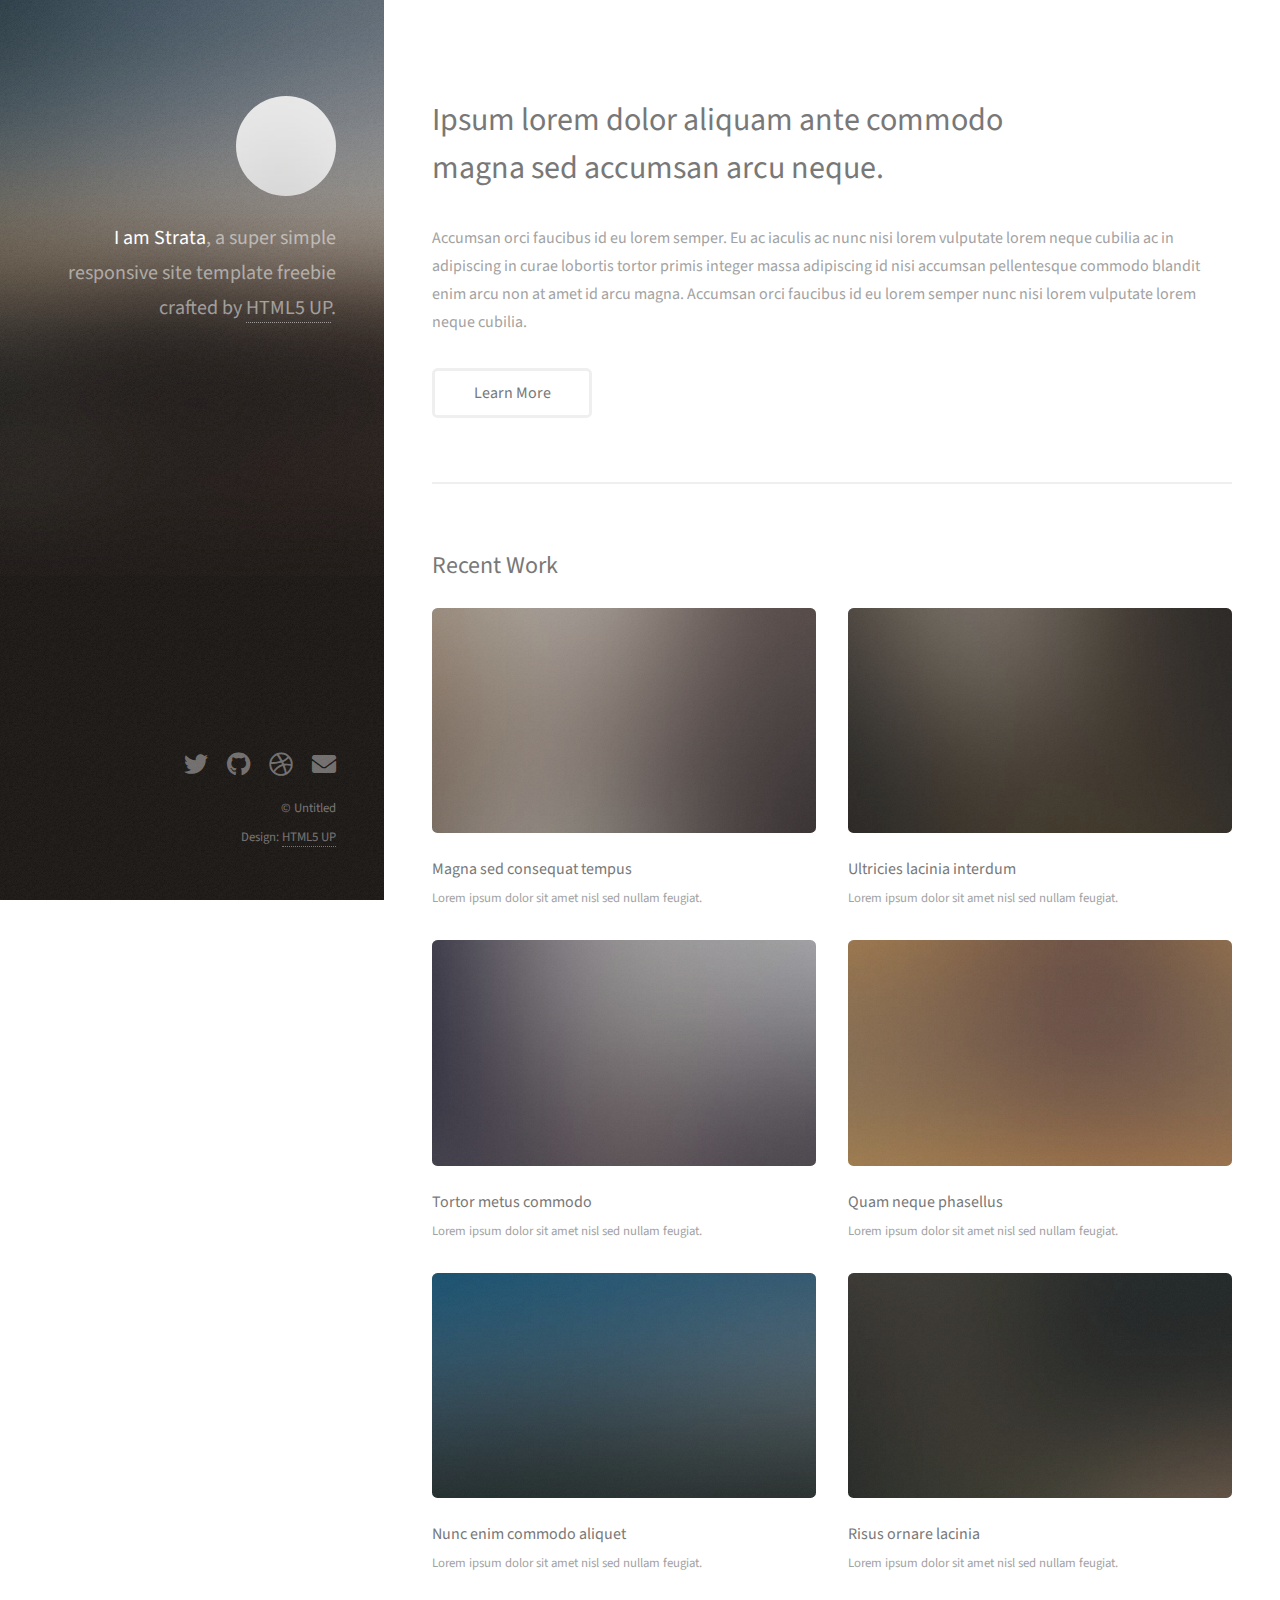
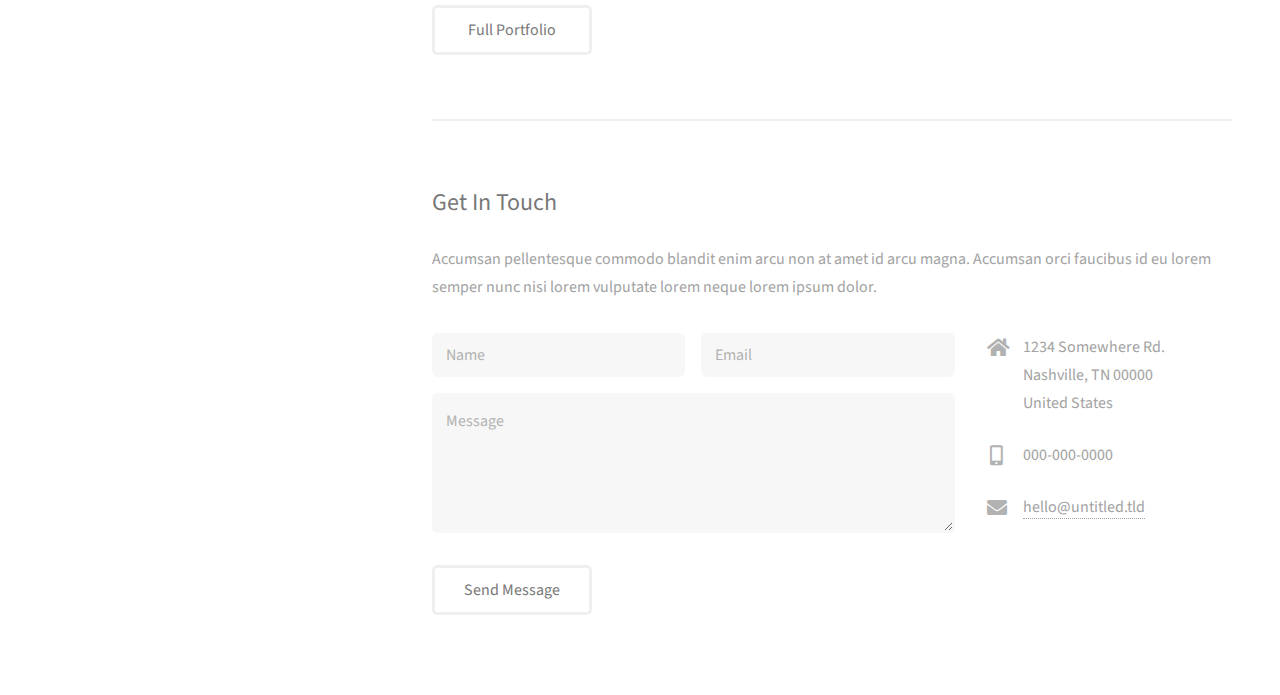
<file: index.html>
<!DOCTYPE HTML>
<!--
	Strata by HTML5 UP
	html5up.net | @ajlkn
	Free for personal and commercial use under the CCA 3.0 license (html5up.net/license)
-->
<html>
	<head>
		<title>Q4S Profile</title>
		<meta charset="utf-8" />
		<meta name="viewport" content="width=device-width, initial-scale=1, user-scalable=no" />
		<link rel="stylesheet" href="assets/css/main.css" />
	</head>
	<body class="is-preload">

		<!-- Header -->
			<header id="header">
				<div class="inner">
					<a href="#" class="image avatar"><img src="images/avatar.jpg" alt="" /></a>
					<h1><strong>I am Strata</strong>, a super simple<br />
					responsive site template freebie<br />
					crafted by <a href="http://html5up.net">HTML5 UP</a>.</h1>
				</div>
			</header>

		<!-- Main -->
			<div id="main">

				<!-- One -->
					<section id="one">
						<header class="major">
							<h2>Ipsum lorem dolor aliquam ante commodo<br />
							magna sed accumsan arcu neque.</h2>
						</header>
						<p>Accumsan orci faucibus id eu lorem semper. Eu ac iaculis ac nunc nisi lorem vulputate lorem neque cubilia ac in adipiscing in curae lobortis tortor primis integer massa adipiscing id nisi accumsan pellentesque commodo blandit enim arcu non at amet id arcu magna. Accumsan orci faucibus id eu lorem semper nunc nisi lorem vulputate lorem neque cubilia.</p>
						<ul class="actions">
							<li><a href="#" class="button">Learn More</a></li>
						</ul>
					</section>

				<!-- Two -->
					<section id="two">
						<h2>Recent Work</h2>
						<div class="row">
							<article class="col-6 col-12-xsmall work-item">
								<a href="images/fulls/01.jpg" class="image fit thumb"><img src="images/thumbs/01.jpg" alt="" /></a>
								<h3>Magna sed consequat tempus</h3>
								<p>Lorem ipsum dolor sit amet nisl sed nullam feugiat.</p>
							</article>
							<article class="col-6 col-12-xsmall work-item">
								<a href="images/fulls/02.jpg" class="image fit thumb"><img src="images/thumbs/02.jpg" alt="" /></a>
								<h3>Ultricies lacinia interdum</h3>
								<p>Lorem ipsum dolor sit amet nisl sed nullam feugiat.</p>
							</article>
							<article class="col-6 col-12-xsmall work-item">
								<a href="images/fulls/03.jpg" class="image fit thumb"><img src="images/thumbs/03.jpg" alt="" /></a>
								<h3>Tortor metus commodo</h3>
								<p>Lorem ipsum dolor sit amet nisl sed nullam feugiat.</p>
							</article>
							<article class="col-6 col-12-xsmall work-item">
								<a href="images/fulls/04.jpg" class="image fit thumb"><img src="images/thumbs/04.jpg" alt="" /></a>
								<h3>Quam neque phasellus</h3>
								<p>Lorem ipsum dolor sit amet nisl sed nullam feugiat.</p>
							</article>
							<article class="col-6 col-12-xsmall work-item">
								<a href="images/fulls/05.jpg" class="image fit thumb"><img src="images/thumbs/05.jpg" alt="" /></a>
								<h3>Nunc enim commodo aliquet</h3>
								<p>Lorem ipsum dolor sit amet nisl sed nullam feugiat.</p>
							</article>
							<article class="col-6 col-12-xsmall work-item">
								<a href="images/fulls/06.jpg" class="image fit thumb"><img src="images/thumbs/06.jpg" alt="" /></a>
								<h3>Risus ornare lacinia</h3>
								<p>Lorem ipsum dolor sit amet nisl sed nullam feugiat.</p>
							</article>
						</div>
						<ul class="actions">
							<li><a href="#" class="button">Full Portfolio</a></li>
						</ul>
					</section>

				<!-- Three -->
					<section id="three">
						<h2>Get In Touch</h2>
						<p>Accumsan pellentesque commodo blandit enim arcu non at amet id arcu magna. Accumsan orci faucibus id eu lorem semper nunc nisi lorem vulputate lorem neque lorem ipsum dolor.</p>
						<div class="row">
							<div class="col-8 col-12-small">
								<form method="post" action="#">
									<div class="row gtr-uniform gtr-50">
										<div class="col-6 col-12-xsmall"><input type="text" name="name" id="name" placeholder="Name" /></div>
										<div class="col-6 col-12-xsmall"><input type="email" name="email" id="email" placeholder="Email" /></div>
										<div class="col-12"><textarea name="message" id="message" placeholder="Message" rows="4"></textarea></div>
									</div>
								</form>
								<ul class="actions">
									<li><input type="submit" value="Send Message" /></li>
								</ul>
							</div>
							<div class="col-4 col-12-small">
								<ul class="labeled-icons">
									<li>
										<h3 class="icon solid fa-home"><span class="label">Address</span></h3>
										1234 Somewhere Rd.<br />
										Nashville, TN 00000<br />
										United States
									</li>
									<li>
										<h3 class="icon solid fa-mobile-alt"><span class="label">Phone</span></h3>
										000-000-0000
									</li>
									<li>
										<h3 class="icon solid fa-envelope"><span class="label">Email</span></h3>
										<a href="#">hello@untitled.tld</a>
									</li>
								</ul>
							</div>
						</div>
					</section>

				<!-- Four -->
				<!--
					<section id="four">
						<h2>Elements</h2>

						<section>
							<h4>Text</h4>
							<p>This is <b>bold</b> and this is <strong>strong</strong>. This is <i>italic</i> and this is <em>emphasized</em>.
							This is <sup>superscript</sup> text and this is <sub>subscript</sub> text.
							This is <u>underlined</u> and this is code: <code>for (;;) { ... }</code>. Finally, <a href="#">this is a link</a>.</p>
							<hr />
							<header>
								<h4>Heading with a Subtitle</h4>
								<p>Lorem ipsum dolor sit amet nullam id egestas urna aliquam</p>
							</header>
							<p>Nunc lacinia ante nunc ac lobortis. Interdum adipiscing gravida odio porttitor sem non mi integer non faucibus ornare mi ut ante amet placerat aliquet. Volutpat eu sed ante lacinia sapien lorem accumsan varius montes viverra nibh in adipiscing blandit tempus accumsan.</p>
							<header>
								<h5>Heading with a Subtitle</h5>
								<p>Lorem ipsum dolor sit amet nullam id egestas urna aliquam</p>
							</header>
							<p>Nunc lacinia ante nunc ac lobortis. Interdum adipiscing gravida odio porttitor sem non mi integer non faucibus ornare mi ut ante amet placerat aliquet. Volutpat eu sed ante lacinia sapien lorem accumsan varius montes viverra nibh in adipiscing blandit tempus accumsan.</p>
							<hr />
							<h2>Heading Level 2</h2>
							<h3>Heading Level 3</h3>
							<h4>Heading Level 4</h4>
							<h5>Heading Level 5</h5>
							<h6>Heading Level 6</h6>
							<hr />
							<h5>Blockquote</h5>
							<blockquote>Fringilla nisl. Donec accumsan interdum nisi, quis tincidunt felis sagittis eget tempus euismod. Vestibulum ante ipsum primis in faucibus vestibulum. Blandit adipiscing eu felis iaculis volutpat ac adipiscing accumsan faucibus. Vestibulum ante ipsum primis in faucibus lorem ipsum dolor sit amet nullam adipiscing eu felis.</blockquote>
							<h5>Preformatted</h5>
							<pre><code>i = 0;

while (!deck.isInOrder()) {
print 'Iteration ' + i;
deck.shuffle();
i++;
}

print 'It took ' + i + ' iterations to sort the deck.';</code></pre>
						</section>

						<section>
							<h4>Lists</h4>
							<div class="row">
								<div class="col-6 col-12-xsmall">
									<h5>Unordered</h5>
									<ul>
										<li>Dolor pulvinar etiam magna etiam.</li>
										<li>Sagittis adipiscing lorem eleifend.</li>
										<li>Felis enim feugiat dolore viverra.</li>
									</ul>
									<h5>Alternate</h5>
									<ul class="alt">
										<li>Dolor pulvinar etiam magna etiam.</li>
										<li>Sagittis adipiscing lorem eleifend.</li>
										<li>Felis enim feugiat dolore viverra.</li>
									</ul>
								</div>
								<div class="col-6 col-12-xsmall">
									<h5>Ordered</h5>
									<ol>
										<li>Dolor pulvinar etiam magna etiam.</li>
										<li>Etiam vel felis at lorem sed viverra.</li>
										<li>Felis enim feugiat dolore viverra.</li>
										<li>Dolor pulvinar etiam magna etiam.</li>
										<li>Etiam vel felis at lorem sed viverra.</li>
										<li>Felis enim feugiat dolore viverra.</li>
									</ol>
									<h5>Icons</h5>
									<ul class="icons">
										<li><a href="#" class="icon brands fa-twitter"><span class="label">Twitter</span></a></li>
										<li><a href="#" class="icon brands fa-facebook-f"><span class="label">Facebook</span></a></li>
										<li><a href="#" class="icon brands fa-instagram"><span class="label">Instagram</span></a></li>
										<li><a href="#" class="icon brands fa-github"><span class="label">Github</span></a></li>
										<li><a href="#" class="icon brands fa-dribbble"><span class="label">Dribbble</span></a></li>
										<li><a href="#" class="icon brands fa-tumblr"><span class="label">Tumblr</span></a></li>
									</ul>
								</div>
							</div>
							<h5>Actions</h5>
							<ul class="actions">
								<li><a href="#" class="button primary">Default</a></li>
								<li><a href="#" class="button">Default</a></li>
							</ul>
							<ul class="actions small">
								<li><a href="#" class="button primary small">Small</a></li>
								<li><a href="#" class="button small">Small</a></li>
							</ul>
							<div class="row">
								<div class="col-6 col-12-small">
									<ul class="actions stacked">
										<li><a href="#" class="button primary">Default</a></li>
										<li><a href="#" class="button">Default</a></li>
									</ul>
								</div>
								<div class="col-6 col-12-small">
									<ul class="actions stacked">
										<li><a href="#" class="button primary small">Small</a></li>
										<li><a href="#" class="button small">Small</a></li>
									</ul>
								</div>
								<div class="col-6 col-12-small">
									<ul class="actions stacked">
										<li><a href="#" class="button primary fit">Default</a></li>
										<li><a href="#" class="button fit">Default</a></li>
									</ul>
								</div>
								<div class="col-6 col-12-small">
									<ul class="actions stacked">
										<li><a href="#" class="button primary small fit">Small</a></li>
										<li><a href="#" class="button small fit">Small</a></li>
									</ul>
								</div>
							</div>
						</section>

						<section>
							<h4>Table</h4>
							<h5>Default</h5>
							<div class="table-wrapper">
								<table>
									<thead>
										<tr>
											<th>Name</th>
											<th>Description</th>
											<th>Price</th>
										</tr>
									</thead>
									<tbody>
										<tr>
											<td>Item One</td>
											<td>Ante turpis integer aliquet porttitor.</td>
											<td>29.99</td>
										</tr>
										<tr>
											<td>Item Two</td>
											<td>Vis ac commodo adipiscing arcu aliquet.</td>
											<td>19.99</td>
										</tr>
										<tr>
											<td>Item Three</td>
											<td> Morbi faucibus arcu accumsan lorem.</td>
											<td>29.99</td>
										</tr>
										<tr>
											<td>Item Four</td>
											<td>Vitae integer tempus condimentum.</td>
											<td>19.99</td>
										</tr>
										<tr>
											<td>Item Five</td>
											<td>Ante turpis integer aliquet porttitor.</td>
											<td>29.99</td>
										</tr>
									</tbody>
									<tfoot>
										<tr>
											<td colspan="2"></td>
											<td>100.00</td>
										</tr>
									</tfoot>
								</table>
							</div>

							<h5>Alternate</h5>
							<div class="table-wrapper">
								<table class="alt">
									<thead>
										<tr>
											<th>Name</th>
											<th>Description</th>
											<th>Price</th>
										</tr>
									</thead>
									<tbody>
										<tr>
											<td>Item One</td>
											<td>Ante turpis integer aliquet porttitor.</td>
											<td>29.99</td>
										</tr>
										<tr>
											<td>Item Two</td>
											<td>Vis ac commodo adipiscing arcu aliquet.</td>
											<td>19.99</td>
										</tr>
										<tr>
											<td>Item Three</td>
											<td> Morbi faucibus arcu accumsan lorem.</td>
											<td>29.99</td>
										</tr>
										<tr>
											<td>Item Four</td>
											<td>Vitae integer tempus condimentum.</td>
											<td>19.99</td>
										</tr>
										<tr>
											<td>Item Five</td>
											<td>Ante turpis integer aliquet porttitor.</td>
											<td>29.99</td>
										</tr>
									</tbody>
									<tfoot>
										<tr>
											<td colspan="2"></td>
											<td>100.00</td>
										</tr>
									</tfoot>
								</table>
							</div>
						</section>

						<section>
							<h4>Buttons</h4>
							<ul class="actions">
								<li><a href="#" class="button primary">Primary</a></li>
								<li><a href="#" class="button">Default</a></li>
							</ul>
							<ul class="actions">
								<li><a href="#" class="button large">Large</a></li>
								<li><a href="#" class="button">Default</a></li>
								<li><a href="#" class="button small">Small</a></li>
							</ul>
							<ul class="actions fit">
								<li><a href="#" class="button primary fit">Fit</a></li>
								<li><a href="#" class="button fit">Fit</a></li>
							</ul>
							<ul class="actions fit small">
								<li><a href="#" class="button primary fit small">Fit + Small</a></li>
								<li><a href="#" class="button fit small">Fit + Small</a></li>
							</ul>
							<ul class="actions">
								<li><a href="#" class="button primary icon solid fa-download">Icon</a></li>
								<li><a href="#" class="button icon solid fa-download">Icon</a></li>
							</ul>
							<ul class="actions">
								<li><span class="button primary disabled">Primary</span></li>
								<li><span class="button disabled">Default</span></li>
							</ul>
						</section>

						<section>
							<h4>Form</h4>
							<form method="post" action="#">
								<div class="row gtr-uniform gtr-50">
									<div class="col-6 col-12-xsmall">
										<input type="text" name="demo-name" id="demo-name" value="" placeholder="Name" />
									</div>
									<div class="col-6 col-12-xsmall">
										<input type="email" name="demo-email" id="demo-email" value="" placeholder="Email" />
									</div>
									<div class="col-12">
										<select name="demo-category" id="demo-category">
											<option value="">- Category -</option>
											<option value="1">Manufacturing</option>
											<option value="1">Shipping</option>
											<option value="1">Administration</option>
											<option value="1">Human Resources</option>
										</select>
									</div>
									<div class="col-4 col-12-small">
										<input type="radio" id="demo-priority-low" name="demo-priority" checked>
										<label for="demo-priority-low">Low Priority</label>
									</div>
									<div class="col-4 col-12-small">
										<input type="radio" id="demo-priority-normal" name="demo-priority">
										<label for="demo-priority-normal">Normal Priority</label>
									</div>
									<div class="col-4 col-12-small">
										<input type="radio" id="demo-priority-high" name="demo-priority">
										<label for="demo-priority-high">High Priority</label>
									</div>
									<div class="col-6 col-12-small">
										<input type="checkbox" id="demo-copy" name="demo-copy">
										<label for="demo-copy">Email me a copy of this message</label>
									</div>
									<div class="col-6 col-12-small">
										<input type="checkbox" id="demo-human" name="demo-human" checked>
										<label for="demo-human">I am a human and not a robot</label>
									</div>
									<div class="col-12">
										<textarea name="demo-message" id="demo-message" placeholder="Enter your message" rows="6"></textarea>
									</div>
									<div class="col-12">
										<ul class="actions">
											<li><input type="submit" value="Send Message" class="primary" /></li>
											<li><input type="reset" value="Reset" /></li>
										</ul>
									</div>
								</div>
							</form>
						</section>

						<section>
							<h4>Image</h4>
							<h5>Fit</h5>
							<div class="box alt">
								<div class="row gtr-50 gtr-uniform">
									<div class="col-12"><span class="image fit"><img src="images/fulls/05.jpg" alt="" /></span></div>
									<div class="col-4"><span class="image fit"><img src="images/thumbs/01.jpg" alt="" /></span></div>
									<div class="col-4"><span class="image fit"><img src="images/thumbs/02.jpg" alt="" /></span></div>
									<div class="col-4"><span class="image fit"><img src="images/thumbs/03.jpg" alt="" /></span></div>
									<div class="col-4"><span class="image fit"><img src="images/thumbs/04.jpg" alt="" /></span></div>
									<div class="col-4"><span class="image fit"><img src="images/thumbs/05.jpg" alt="" /></span></div>
									<div class="col-4"><span class="image fit"><img src="images/thumbs/06.jpg" alt="" /></span></div>
									<div class="col-4"><span class="image fit"><img src="images/thumbs/03.jpg" alt="" /></span></div>
									<div class="col-4"><span class="image fit"><img src="images/thumbs/02.jpg" alt="" /></span></div>
									<div class="col-4"><span class="image fit"><img src="images/thumbs/01.jpg" alt="" /></span></div>
								</div>
							</div>
							<h5>Left &amp; Right</h5>
							<p><span class="image left"><img src="images/avatar.jpg" alt="" /></span>Fringilla nisl. Donec accumsan interdum nisi, quis tincidunt felis sagittis eget. tempus euismod. Vestibulum ante ipsum primis in faucibus vestibulum. Blandit adipiscing eu felis iaculis volutpat ac adipiscing accumsan eu faucibus. Integer ac pellentesque praesent tincidunt felis sagittis eget. tempus euismod. Vestibulum ante ipsum primis in faucibus vestibulum. Blandit adipiscing eu felis iaculis volutpat ac adipiscing accumsan eu faucibus. Integer ac pellentesque praesent. Donec accumsan interdum nisi, quis tincidunt felis sagittis eget. tempus euismod. Vestibulum ante ipsum primis in faucibus vestibulum. Blandit adipiscing eu felis iaculis volutpat ac adipiscing accumsan eu faucibus. Integer ac pellentesque praesent tincidunt felis sagittis eget. tempus euismod. Vestibulum ante ipsum primis in faucibus vestibulum. Blandit adipiscing eu felis iaculis volutpat ac adipiscing accumsan eu faucibus. Integer ac pellentesque praesent.</p>
							<p><span class="image right"><img src="images/avatar.jpg" alt="" /></span>Fringilla nisl. Donec accumsan interdum nisi, quis tincidunt felis sagittis eget. tempus euismod. Vestibulum ante ipsum primis in faucibus vestibulum. Blandit adipiscing eu felis iaculis volutpat ac adipiscing accumsan eu faucibus. Integer ac pellentesque praesent tincidunt felis sagittis eget. tempus euismod. Vestibulum ante ipsum primis in faucibus vestibulum. Blandit adipiscing eu felis iaculis volutpat ac adipiscing accumsan eu faucibus. Integer ac pellentesque praesent. Donec accumsan interdum nisi, quis tincidunt felis sagittis eget. tempus euismod. Vestibulum ante ipsum primis in faucibus vestibulum. Blandit adipiscing eu felis iaculis volutpat ac adipiscing accumsan eu faucibus. Integer ac pellentesque praesent tincidunt felis sagittis eget. tempus euismod. Vestibulum ante ipsum primis in faucibus vestibulum. Blandit adipiscing eu felis iaculis volutpat ac adipiscing accumsan eu faucibus. Integer ac pellentesque praesent.</p>
						</section>

					</section>
				-->

			</div>

		<!-- Footer -->
			<footer id="footer">
				<div class="inner">
					<ul class="icons">
						<li><a href="#" class="icon brands fa-twitter"><span class="label">Twitter</span></a></li>
						<li><a href="#" class="icon brands fa-github"><span class="label">Github</span></a></li>
						<li><a href="#" class="icon brands fa-dribbble"><span class="label">Dribbble</span></a></li>
						<li><a href="#" class="icon solid fa-envelope"><span class="label">Email</span></a></li>
					</ul>
					<ul class="copyright">
						<li>&copy; Untitled</li><li>Design: <a href="http://html5up.net">HTML5 UP</a></li>
					</ul>
				</div>
			</footer>

		<!-- Scripts -->
			<script src="assets/js/jquery.min.js"></script>
			<script src="assets/js/jquery.poptrox.min.js"></script>
			<script src="assets/js/browser.min.js"></script>
			<script src="assets/js/breakpoints.min.js"></script>
			<script src="assets/js/util.js"></script>
			<script src="assets/js/main.js"></script>

	</body>
</html>
</file>
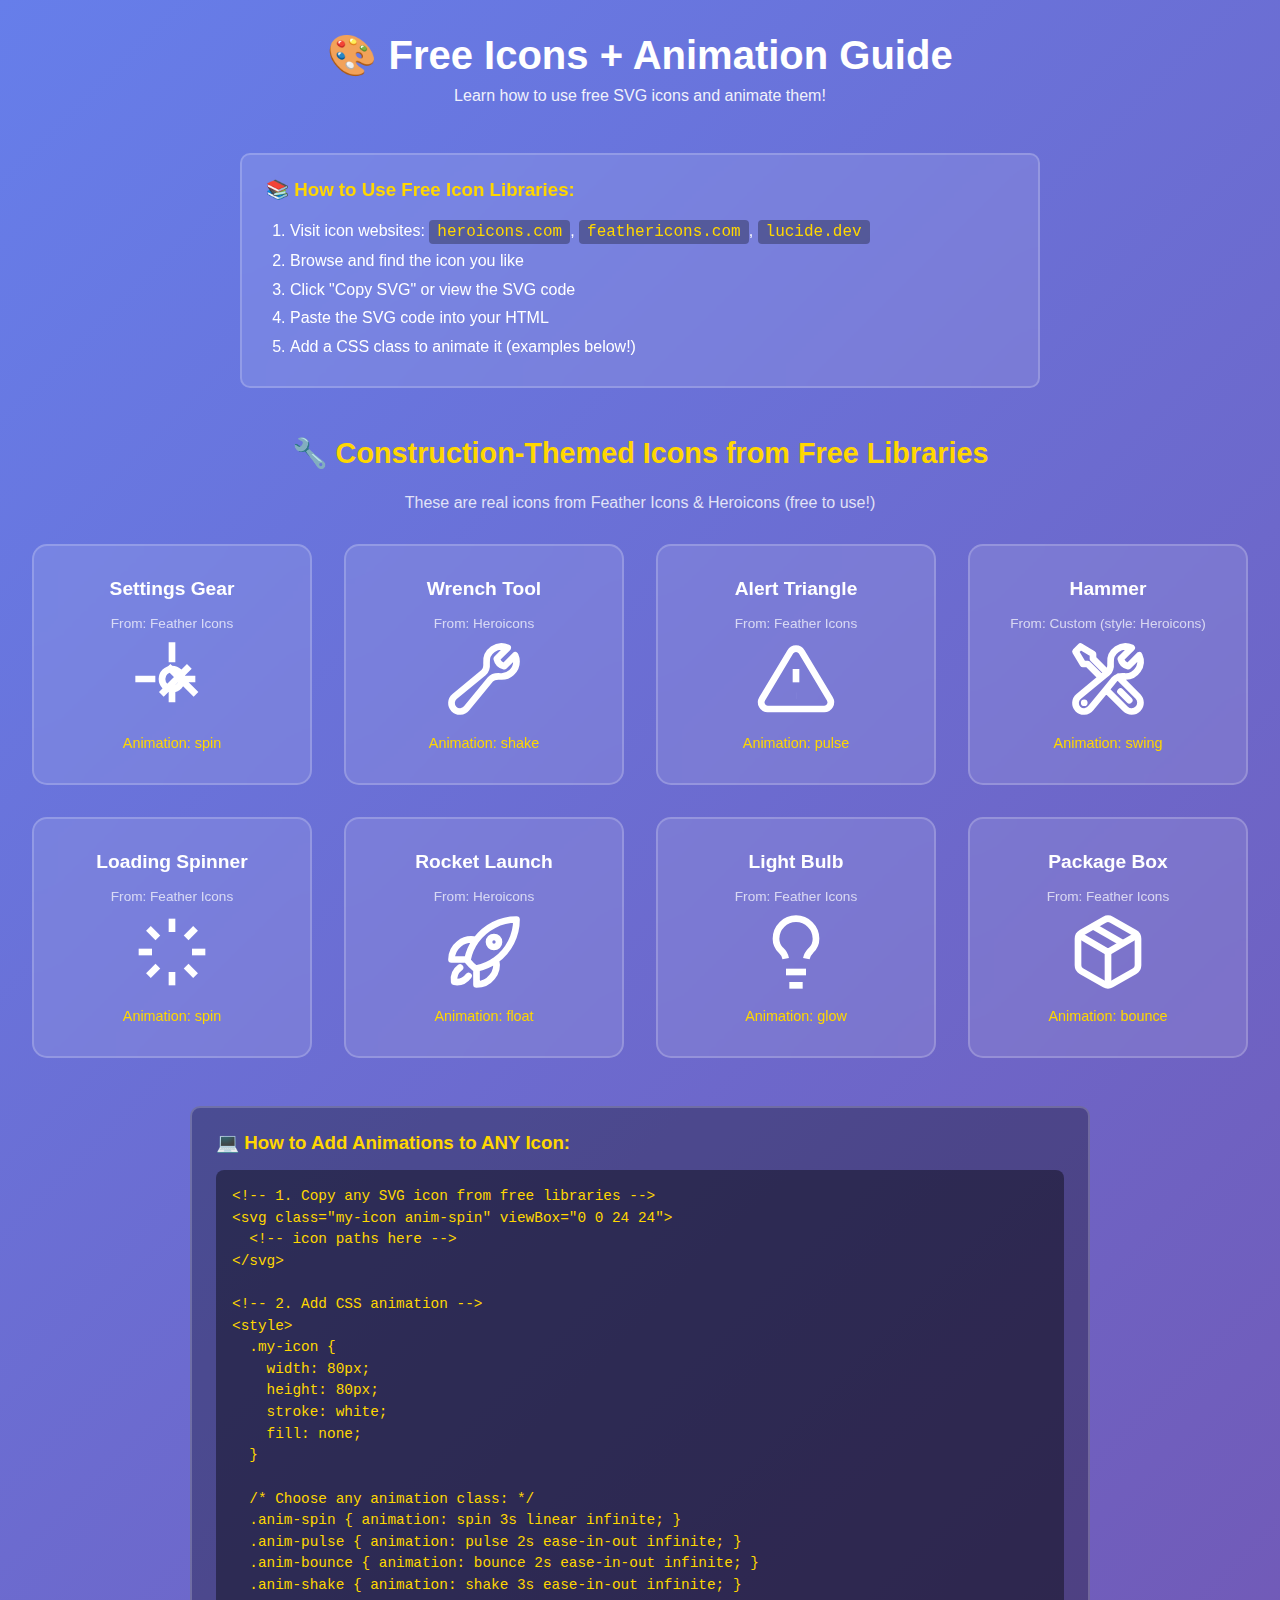
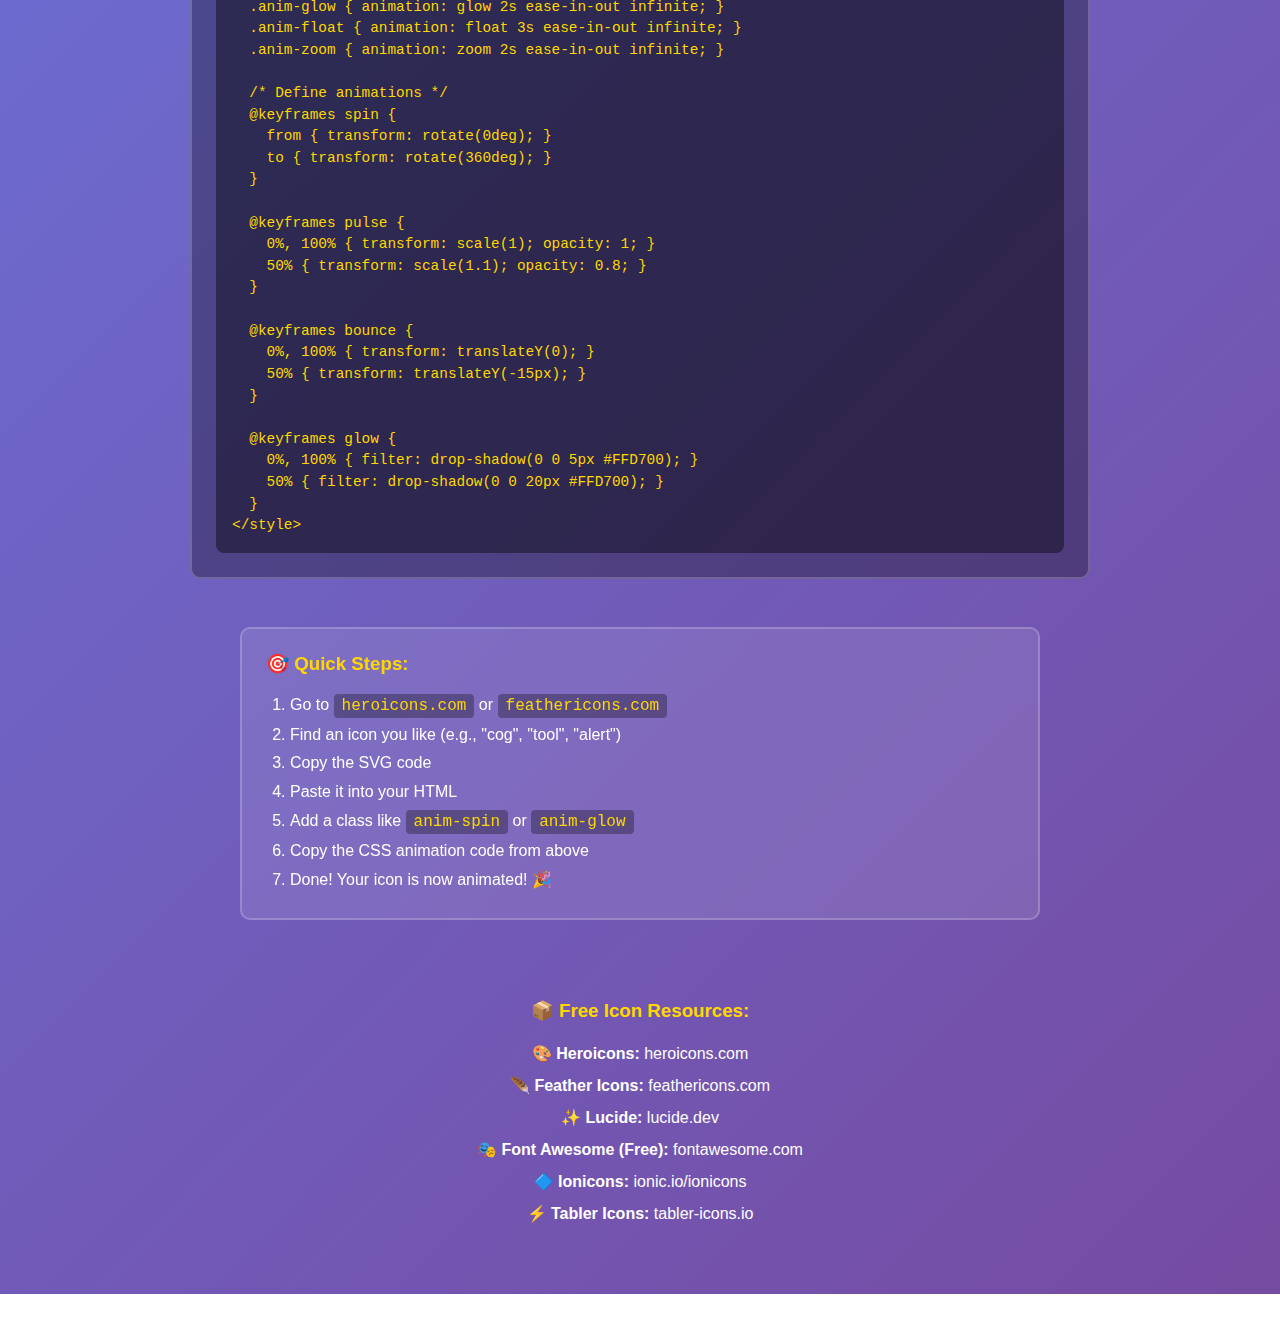
<file: animasi.html>
<!DOCTYPE html>
<html lang="en">
<head>
    <meta charset="UTF-8">
    <meta name="viewport" content="width=device-width, initial-scale=1.0">
    <title>Free Icons + Animation Guide</title>
    <style>
        * {
            margin: 0;
            padding: 0;
            box-sizing: border-box;
        }

        body {
            font-family: 'Segoe UI', Tahoma, Geneva, Verdana, sans-serif;
            background: linear-gradient(135deg, #667eea 0%, #764ba2 100%);
            min-height: 100vh;
            padding: 2rem;
            color: white;
        }

        .header {
            text-align: center;
            margin-bottom: 3rem;
        }

        h1 {
            font-size: 2.5rem;
            margin-bottom: 0.5rem;
        }

        .subtitle {
            opacity: 0.9;
            margin-bottom: 1rem;
        }

        .instructions {
            background: rgba(255, 255, 255, 0.1);
            backdrop-filter: blur(10px);
            border-radius: 10px;
            padding: 1.5rem;
            margin: 0 auto 2rem;
            max-width: 800px;
            border: 2px solid rgba(255, 255, 255, 0.2);
        }

        .instructions h3 {
            margin-bottom: 1rem;
            color: #FFD700;
        }

        .instructions ol {
            margin-left: 1.5rem;
            line-height: 1.8;
        }

        .instructions code {
            background: rgba(0, 0, 0, 0.3);
            padding: 0.2rem 0.5rem;
            border-radius: 4px;
            font-family: 'Courier New', monospace;
            color: #FFD700;
        }

        .section-title {
            text-align: center;
            font-size: 1.8rem;
            margin: 3rem 0 1.5rem;
            color: #FFD700;
        }

        .grid {
            display: grid;
            grid-template-columns: repeat(auto-fit, minmax(280px, 1fr));
            gap: 2rem;
            max-width: 1400px;
            margin: 0 auto 3rem;
        }

        .card {
            background: rgba(255, 255, 255, 0.1);
            backdrop-filter: blur(10px);
            border-radius: 15px;
            padding: 2rem;
            text-align: center;
            border: 2px solid rgba(255, 255, 255, 0.2);
            transition: transform 0.3s ease;
        }

        .card:hover {
            transform: translateY(-5px);
            border-color: rgba(255, 255, 255, 0.4);
        }

        .card h3 {
            margin-bottom: 1rem;
            font-size: 1.2rem;
        }

        .icon-container {
            width: 80px;
            height: 80px;
            margin: 0 auto 1rem;
            display: flex;
            align-items: center;
            justify-content: center;
        }

        .icon {
            width: 100%;
            height: 100%;
            stroke: white;
            fill: none;
            stroke-width: 2;
        }

        .icon-filled {
            fill: #FFD700;
            stroke: none;
        }

        .source {
            font-size: 0.85rem;
            opacity: 0.7;
            margin-bottom: 0.5rem;
        }

        .animation-name {
            font-size: 0.9rem;
            color: #FFD700;
            margin-top: 0.5rem;
        }

        /* ANIMATIONS */
        .anim-spin {
            animation: spin 3s linear infinite;
        }

        @keyframes spin {
            from { transform: rotate(0deg); }
            to { transform: rotate(360deg); }
        }

        .anim-pulse {
            animation: pulse 2s ease-in-out infinite;
        }

        @keyframes pulse {
            0%, 100% { transform: scale(1); opacity: 1; }
            50% { transform: scale(1.1); opacity: 0.8; }
        }

        .anim-bounce {
            animation: bounce 2s ease-in-out infinite;
        }

        @keyframes bounce {
            0%, 100% { transform: translateY(0); }
            50% { transform: translateY(-15px); }
        }

        .anim-shake {
            animation: shake 3s ease-in-out infinite;
        }

        @keyframes shake {
            0%, 100% { transform: translateX(0); }
            10%, 30%, 50%, 70%, 90% { transform: translateX(-5px); }
            20%, 40%, 60%, 80% { transform: translateX(5px); }
        }

        .anim-swing {
            animation: swing 2s ease-in-out infinite;
            transform-origin: top center;
        }

        @keyframes swing {
            0%, 100% { transform: rotate(0deg); }
            25% { transform: rotate(15deg); }
            75% { transform: rotate(-15deg); }
        }

        .anim-glow {
            animation: glow 2s ease-in-out infinite;
        }

        @keyframes glow {
            0%, 100% { filter: drop-shadow(0 0 5px rgba(255, 215, 0, 0.5)); }
            50% { filter: drop-shadow(0 0 20px rgba(255, 215, 0, 1)); }
        }

        .anim-float {
            animation: float 3s ease-in-out infinite;
        }

        @keyframes float {
            0%, 100% { transform: translateY(0); }
            50% { transform: translateY(-10px); }
        }

        .anim-zoom {
            animation: zoom 2s ease-in-out infinite;
        }

        @keyframes zoom {
            0%, 100% { transform: scale(1); }
            50% { transform: scale(1.15); }
        }

        .code-section {
            background: rgba(0, 0, 0, 0.3);
            border-radius: 10px;
            padding: 1.5rem;
            margin: 2rem auto;
            max-width: 900px;
            border: 2px solid rgba(255, 255, 255, 0.2);
        }

        .code-section h3 {
            color: #FFD700;
            margin-bottom: 1rem;
        }

        .code-section pre {
            background: rgba(0, 0, 0, 0.4);
            padding: 1rem;
            border-radius: 8px;
            overflow-x: auto;
            font-family: 'Courier New', monospace;
            font-size: 0.9rem;
            line-height: 1.5;
        }

        .code-section code {
            color: #FFD700;
        }

        @media (max-width: 768px) {
            .grid {
                grid-template-columns: 1fr;
            }
            h1 {
                font-size: 2rem;
            }
        }
    </style>
</head>
<body>
    <div class="header">
        <h1>🎨 Free Icons + Animation Guide</h1>
        <p class="subtitle">Learn how to use free SVG icons and animate them!</p>
    </div>

    <div class="instructions">
        <h3>📚 How to Use Free Icon Libraries:</h3>
        <ol>
            <li>Visit icon websites: <code>heroicons.com</code>, <code>feathericons.com</code>, <code>lucide.dev</code></li>
            <li>Browse and find the icon you like</li>
            <li>Click "Copy SVG" or view the SVG code</li>
            <li>Paste the SVG code into your HTML</li>
            <li>Add a CSS class to animate it (examples below!)</li>
        </ol>
    </div>

    <h2 class="section-title">🔧 Construction-Themed Icons from Free Libraries</h2>
    <p style="text-align: center; opacity: 0.8; margin-bottom: 2rem;">These are real icons from Feather Icons & Heroicons (free to use!)</p>

    <div class="grid">
        <!-- Settings/Cog - Feather Icons -->
        <div class="card">
            <h3>Settings Gear</h3>
            <p class="source">From: Feather Icons</p>
            <div class="icon-container">
                <svg class="icon anim-spin" viewBox="0 0 24 24" xmlns="http://www.w3.org/2000/svg">
                    <circle cx="12" cy="12" r="3"></circle>
                    <path d="M12 1v6m0 6v6m5.2-10.8l-4.2 4.2m0 0l-4.2 4.2m10.4 0l-4.2-4.2m0 0l-4.2-4.2M1 12h6m6 0h6"></path>
                </svg>
            </div>
            <p class="animation-name">Animation: spin</p>
        </div>

        <!-- Tool - Heroicons -->
        <div class="card">
            <h3>Wrench Tool</h3>
            <p class="source">From: Heroicons</p>
            <div class="icon-container">
                <svg class="icon anim-shake" viewBox="0 0 24 24" xmlns="http://www.w3.org/2000/svg">
                    <path stroke-linecap="round" stroke-linejoin="round" d="M21.75 6.75a4.5 4.5 0 01-4.884 4.484c-1.076-.091-2.264.071-2.95.904l-7.152 8.684a2.548 2.548 0 11-3.586-3.586l8.684-7.152c.833-.686.995-1.874.904-2.95a4.5 4.5 0 016.336-4.486l-3.276 3.276a3.004 3.004 0 002.25 2.25l3.276-3.276c.256.565.398 1.192.398 1.852z" />
                </svg>
            </div>
            <p class="animation-name">Animation: shake</p>
        </div>

        <!-- Alert - Feather Icons -->
        <div class="card">
            <h3>Alert Triangle</h3>
            <p class="source">From: Feather Icons</p>
            <div class="icon-container">
                <svg class="icon anim-pulse" viewBox="0 0 24 24" xmlns="http://www.w3.org/2000/svg">
                    <path d="M10.29 3.86L1.82 18a2 2 0 0 0 1.71 3h16.94a2 2 0 0 0 1.71-3L13.71 3.86a2 2 0 0 0-3.42 0z"></path>
                    <line x1="12" y1="9" x2="12" y2="13"></line>
                    <line x1="12" y1="17" x2="12.01" y2="17"></line>
                </svg>
            </div>
            <p class="animation-name">Animation: pulse</p>
        </div>

        <!-- Hammer - Heroicons -->
        <div class="card">
            <h3>Hammer</h3>
            <p class="source">From: Custom (style: Heroicons)</p>
            <div class="icon-container">
                <svg class="icon anim-swing" viewBox="0 0 24 24" xmlns="http://www.w3.org/2000/svg">
                    <path stroke-linecap="round" stroke-linejoin="round" d="M11.42 15.17L17.25 21A2.652 2.652 0 0021 17.25l-5.877-5.877M11.42 15.17l2.496-3.03c.317-.384.74-.626 1.208-.766M11.42 15.17l-4.655 5.653a2.548 2.548 0 11-3.586-3.586l6.837-5.63m5.108-.233c.55-.164 1.163-.188 1.743-.14a4.5 4.5 0 004.486-6.336l-3.276 3.277a3.004 3.004 0 01-2.25-2.25l3.276-3.276a4.5 4.5 0 00-6.336 4.486c.091 1.076-.071 2.264-.904 2.95l-.102.085m-1.745 1.437L5.909 7.5H4.5L2.25 3.75l1.5-1.5L7.5 4.5v1.409l4.26 4.26m-1.745 1.437l1.745-1.437m6.615 8.206L15.75 15.75M4.867 19.125h.008v.008h-.008v-.008z" />
                </svg>
            </div>
            <p class="animation-name">Animation: swing</p>
        </div>

        <!-- Loading - Feather Icons -->
        <div class="card">
            <h3>Loading Spinner</h3>
            <p class="source">From: Feather Icons</p>
            <div class="icon-container">
                <svg class="icon anim-spin" viewBox="0 0 24 24" xmlns="http://www.w3.org/2000/svg">
                    <line x1="12" y1="2" x2="12" y2="6"></line>
                    <line x1="12" y1="18" x2="12" y2="22"></line>
                    <line x1="4.93" y1="4.93" x2="7.76" y2="7.76"></line>
                    <line x1="16.24" y1="16.24" x2="19.07" y2="19.07"></line>
                    <line x1="2" y1="12" x2="6" y2="12"></line>
                    <line x1="18" y1="12" x2="22" y2="12"></line>
                    <line x1="4.93" y1="19.07" x2="7.76" y2="16.24"></line>
                    <line x1="16.24" y1="7.76" x2="19.07" y2="4.93"></line>
                </svg>
            </div>
            <p class="animation-name">Animation: spin</p>
        </div>

        <!-- Rocket - Heroicons -->
        <div class="card">
            <h3>Rocket Launch</h3>
            <p class="source">From: Heroicons</p>
            <div class="icon-container">
                <svg class="icon anim-float" viewBox="0 0 24 24" xmlns="http://www.w3.org/2000/svg">
                    <path stroke-linecap="round" stroke-linejoin="round" d="M15.59 14.37a6 6 0 01-5.84 7.38v-4.8m5.84-2.58a14.98 14.98 0 006.16-12.12A14.98 14.98 0 009.631 8.41m5.96 5.96a14.926 14.926 0 01-5.841 2.58m-.119-8.54a6 6 0 00-7.381 5.84h4.8m2.581-5.84a14.927 14.927 0 00-2.58 5.84m2.699 2.7c-.103.021-.207.041-.311.06a15.09 15.09 0 01-2.448-2.448 14.9 14.9 0 01.06-.312m-2.24 2.39a4.493 4.493 0 00-1.757 4.306 4.493 4.493 0 004.306-1.758M16.5 9a1.5 1.5 0 11-3 0 1.5 1.5 0 013 0z" />
                </svg>
            </div>
            <p class="animation-name">Animation: float</p>
        </div>

        <!-- Light Bulb - Feather Icons -->
        <div class="card">
            <h3>Light Bulb</h3>
            <p class="source">From: Feather Icons</p>
            <div class="icon-container">
                <svg class="icon anim-glow" viewBox="0 0 24 24" xmlns="http://www.w3.org/2000/svg">
                    <path d="M9 18h6"></path>
                    <path d="M10 22h4"></path>
                    <path d="M15.09 14c.18-.98.65-1.74 1.41-2.5A4.65 4.65 0 0 0 18 8 6 6 0 0 0 6 8c0 1 .23 2.23 1.5 3.5A4.61 4.61 0 0 1 8.91 14"></path>
                </svg>
            </div>
            <p class="animation-name">Animation: glow</p>
        </div>

        <!-- Package - Feather Icons -->
        <div class="card">
            <h3>Package Box</h3>
            <p class="source">From: Feather Icons</p>
            <div class="icon-container">
                <svg class="icon anim-bounce" viewBox="0 0 24 24" xmlns="http://www.w3.org/2000/svg">
                    <line x1="16.5" y1="9.4" x2="7.5" y2="4.21"></line>
                    <path d="M21 16V8a2 2 0 0 0-1-1.73l-7-4a2 2 0 0 0-2 0l-7 4A2 2 0 0 0 3 8v8a2 2 0 0 0 1 1.73l7 4a2 2 0 0 0 2 0l7-4A2 2 0 0 0 21 16z"></path>
                    <polyline points="3.27 6.96 12 12.01 20.73 6.96"></polyline>
                    <line x1="12" y1="22.08" x2="12" y2="12"></line>
                </svg>
            </div>
            <p class="animation-name">Animation: bounce</p>
        </div>
    </div>

    <div class="code-section">
        <h3>💻 How to Add Animations to ANY Icon:</h3>
        <pre><code>&lt;!-- 1. Copy any SVG icon from free libraries --&gt;
&lt;svg class="my-icon anim-spin" viewBox="0 0 24 24"&gt;
  &lt;!-- icon paths here --&gt;
&lt;/svg&gt;

&lt;!-- 2. Add CSS animation --&gt;
&lt;style&gt;
  .my-icon {
    width: 80px;
    height: 80px;
    stroke: white;
    fill: none;
  }
  
  /* Choose any animation class: */
  .anim-spin { animation: spin 3s linear infinite; }
  .anim-pulse { animation: pulse 2s ease-in-out infinite; }
  .anim-bounce { animation: bounce 2s ease-in-out infinite; }
  .anim-shake { animation: shake 3s ease-in-out infinite; }
  .anim-glow { animation: glow 2s ease-in-out infinite; }
  .anim-float { animation: float 3s ease-in-out infinite; }
  .anim-zoom { animation: zoom 2s ease-in-out infinite; }
  
  /* Define animations */
  @keyframes spin {
    from { transform: rotate(0deg); }
    to { transform: rotate(360deg); }
  }
  
  @keyframes pulse {
    0%, 100% { transform: scale(1); opacity: 1; }
    50% { transform: scale(1.1); opacity: 0.8; }
  }
  
  @keyframes bounce {
    0%, 100% { transform: translateY(0); }
    50% { transform: translateY(-15px); }
  }
  
  @keyframes glow {
    0%, 100% { filter: drop-shadow(0 0 5px #FFD700); }
    50% { filter: drop-shadow(0 0 20px #FFD700); }
  }
&lt;/style&gt;</code></pre>
    </div>

    <div class="instructions" style="margin-top: 3rem;">
        <h3>🎯 Quick Steps:</h3>
        <ol>
            <li>Go to <code>heroicons.com</code> or <code>feathericons.com</code></li>
            <li>Find an icon you like (e.g., "cog", "tool", "alert")</li>
            <li>Copy the SVG code</li>
            <li>Paste it into your HTML</li>
            <li>Add a class like <code>anim-spin</code> or <code>anim-glow</code></li>
            <li>Copy the CSS animation code from above</li>
            <li>Done! Your icon is now animated! 🎉</li>
        </ol>
    </div>

    <div style="text-align: center; margin-top: 3rem; padding: 2rem;">
        <h3 style="color: #FFD700; margin-bottom: 1rem;">📦 Free Icon Resources:</h3>
        <p style="line-height: 2;">
            🎨 <strong>Heroicons:</strong> heroicons.com<br>
            🪶 <strong>Feather Icons:</strong> feathericons.com<br>
            ✨ <strong>Lucide:</strong> lucide.dev<br>
            🎭 <strong>Font Awesome (Free):</strong> fontawesome.com<br>
            🔷 <strong>Ionicons:</strong> ionic.io/ionicons<br>
            ⚡ <strong>Tabler Icons:</strong> tabler-icons.io
        </p>
    </div>
</body>
</html>
</file>
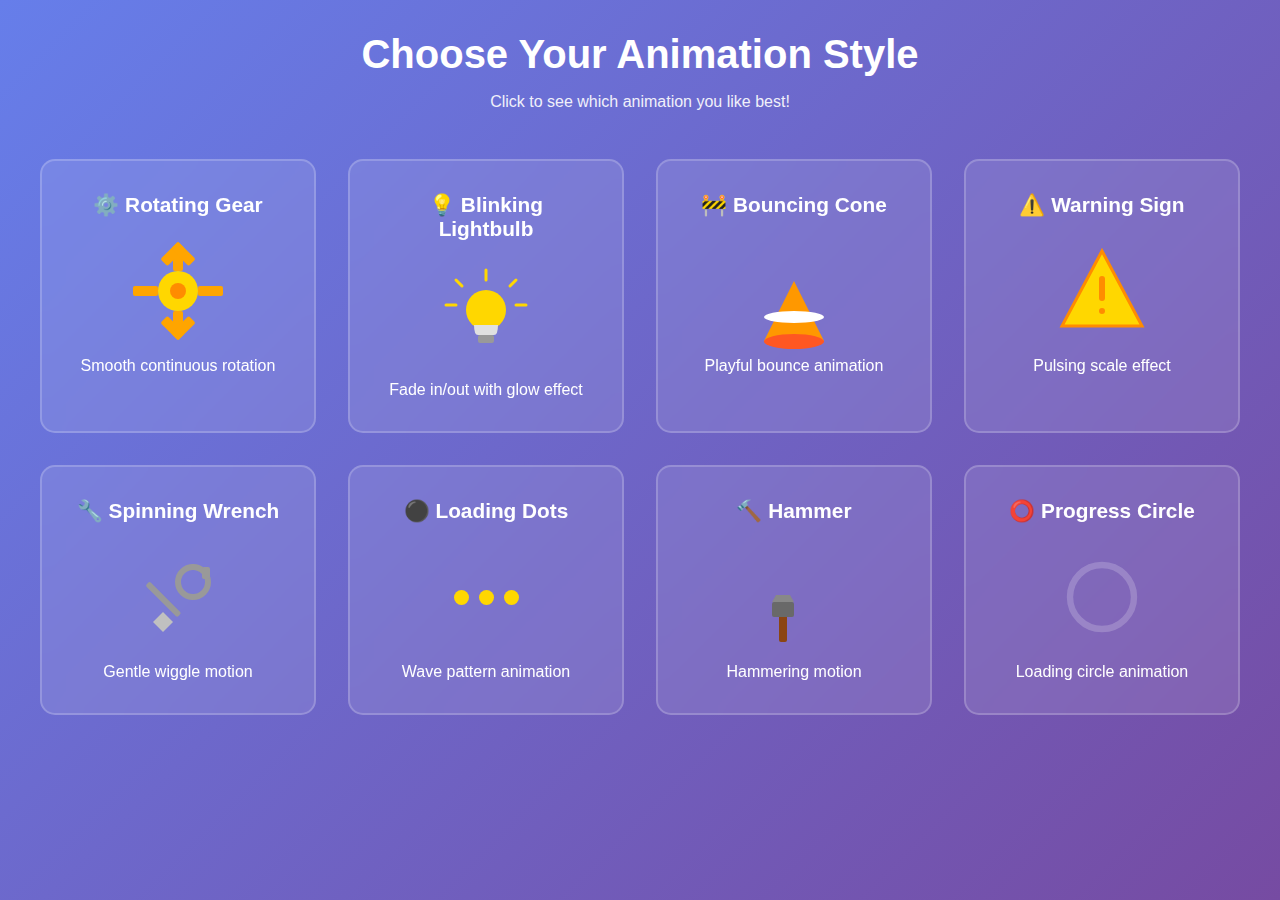
<file: demo.html>
<!DOCTYPE html>
<html lang="en">
<head>
    <meta charset="UTF-8">
    <meta name="viewport" content="width=device-width, initial-scale=1.0">
    <title>Animation Demo - Choose Your Style</title>
    <style>
        * {
            margin: 0;
            padding: 0;
            box-sizing: border-box;
        }

        body {
            font-family: 'Segoe UI', Tahoma, Geneva, Verdana, sans-serif;
            background: linear-gradient(135deg, #667eea 0%, #764ba2 100%);
            min-height: 100vh;
            padding: 2rem;
            color: white;
        }

        h1 {
            text-align: center;
            margin-bottom: 1rem;
            font-size: 2.5rem;
        }

        .subtitle {
            text-align: center;
            margin-bottom: 3rem;
            opacity: 0.9;
        }

        .grid {
            display: grid;
            grid-template-columns: repeat(auto-fit, minmax(250px, 1fr));
            gap: 2rem;
            max-width: 1200px;
            margin: 0 auto;
        }

        .card {
            background: rgba(255, 255, 255, 0.1);
            backdrop-filter: blur(10px);
            border-radius: 15px;
            padding: 2rem;
            text-align: center;
            border: 2px solid rgba(255, 255, 255, 0.2);
            transition: transform 0.3s ease;
        }

        .card:hover {
            transform: translateY(-5px);
            border-color: rgba(255, 255, 255, 0.4);
        }

        .card h3 {
            margin-bottom: 1.5rem;
            font-size: 1.3rem;
        }

        .animation-container {
            width: 100px;
            height: 100px;
            margin: 0 auto 1rem;
        }

        /* Rotating Gear */
        .gear {
            width: 100%;
            height: 100%;
            animation: rotate 4s linear infinite;
        }

        /* Blinking Lightbulb */
        .lightbulb {
            width: 100%;
            height: 100%;
            animation: blink 2s ease-in-out infinite;
        }

        /* Bouncing Cone */
        .cone-wrapper {
            width: 100%;
            height: 100%;
            display: flex;
            align-items: flex-end;
            justify-content: center;
        }

        .cone {
            width: 0;
            height: 0;
            border-left: 30px solid transparent;
            border-right: 30px solid transparent;
            border-bottom: 60px solid #ff9800;
            position: relative;
            animation: bounce 2s ease-in-out infinite;
        }

        .cone::before {
            content: '';
            position: absolute;
            top: 53px;
            left: -30px;
            width: 60px;
            height: 15px;
            background: #ff5722;
            border-radius: 50%;
        }

        .cone::after {
            content: '';
            position: absolute;
            top: 30px;
            left: -30px;
            width: 60px;
            height: 12px;
            background: white;
            border-radius: 50%;
        }

        /* Warning Sign */
        .warning {
            width: 100%;
            height: 100%;
            animation: pulse 2s ease-in-out infinite;
        }

        /* Spinning Wrench */
        .wrench {
            width: 100%;
            height: 100%;
            animation: spin 3s ease-in-out infinite;
        }

        /* Loading Dots */
        .dots {
            display: flex;
            justify-content: center;
            align-items: center;
            gap: 10px;
            height: 100%;
        }

        .dot {
            width: 15px;
            height: 15px;
            background: #FFD700;
            border-radius: 50%;
            animation: wave 1.4s ease-in-out infinite;
        }

        .dot:nth-child(2) {
            animation-delay: 0.2s;
        }

        .dot:nth-child(3) {
            animation-delay: 0.4s;
        }

        /* Hammer */
        .hammer {
            width: 100%;
            height: 100%;
            animation: hammer 1.5s ease-in-out infinite;
            transform-origin: 70% 70%;
        }

        /* Progress Circle */
        .progress-circle {
            width: 80px;
            height: 80px;
            margin: 10px auto;
        }

        .progress-ring {
            transform: rotate(-90deg);
        }

        .progress-ring-circle {
            stroke-dasharray: 251.2;
            stroke-dashoffset: 251.2;
            animation: progress 3s ease-in-out infinite;
        }

        /* Animations */
        @keyframes rotate {
            from { transform: rotate(0deg); }
            to { transform: rotate(360deg); }
        }

        @keyframes blink {
            0%, 100% { opacity: 1; filter: drop-shadow(0 0 20px #FFD700); }
            50% { opacity: 0.3; filter: drop-shadow(0 0 0px #FFD700); }
        }

        @keyframes bounce {
            0%, 100% { transform: translateY(0) rotate(0deg); }
            25% { transform: translateY(-15px) rotate(-5deg); }
            50% { transform: translateY(0) rotate(0deg); }
            75% { transform: translateY(-15px) rotate(5deg); }
        }

        @keyframes pulse {
            0%, 100% { transform: scale(1); opacity: 1; }
            50% { transform: scale(1.1); opacity: 0.8; }
        }

        @keyframes spin {
            0%, 100% { transform: rotate(0deg); }
            25% { transform: rotate(-15deg); }
            50% { transform: rotate(0deg); }
            75% { transform: rotate(15deg); }
        }

        @keyframes wave {
            0%, 100% { transform: translateY(0); }
            50% { transform: translateY(-20px); }
        }

        @keyframes hammer {
            0%, 100% { transform: rotate(0deg); }
            20% { transform: rotate(-25deg); }
            40% { transform: rotate(0deg); }
        }

        @keyframes progress {
            0% { stroke-dashoffset: 251.2; }
            50% { stroke-dashoffset: 0; }
            100% { stroke-dashoffset: 251.2; }
        }

        @media (max-width: 768px) {
            .grid {
                grid-template-columns: 1fr;
            }
        }
    </style>
</head>
<body>
    <h1>Choose Your Animation Style</h1>
    <p class="subtitle">Click to see which animation you like best!</p>

    <div class="grid">
        <!-- 1. Rotating Gear -->
        <div class="card">
            <h3>⚙️ Rotating Gear</h3>
            <div class="animation-container">
                <svg class="gear" viewBox="0 0 100 100" xmlns="http://www.w3.org/2000/svg">
                    <g fill="#FFA500">
                        <rect x="45" y="5" width="10" height="25" rx="2"/>
                        <rect x="45" y="70" width="10" height="25" rx="2"/>
                        <rect x="5" y="45" width="25" height="10" rx="2"/>
                        <rect x="70" y="45" width="25" height="10" rx="2"/>
                        <rect x="15" y="15" width="10" height="25" rx="2" transform="rotate(45 50 50)"/>
                        <rect x="75" y="15" width="10" height="25" rx="2" transform="rotate(-45 50 50)"/>
                        <rect x="15" y="60" width="10" height="25" rx="2" transform="rotate(-45 50 50)"/>
                        <rect x="75" y="60" width="10" height="25" rx="2" transform="rotate(45 50 50)"/>
                    </g>
                    <circle cx="50" cy="50" r="20" fill="#FFD700"/>
                    <circle cx="50" cy="50" r="8" fill="#FF8C00"/>
                </svg>
            </div>
            <p>Smooth continuous rotation</p>
        </div>

        <!-- 2. Blinking Lightbulb -->
        <div class="card">
            <h3>💡 Blinking Lightbulb</h3>
            <div class="animation-container">
                <svg class="lightbulb" viewBox="0 0 100 100" xmlns="http://www.w3.org/2000/svg">
                    <!-- Rays -->
                    <line x1="50" y1="5" x2="50" y2="15" stroke="#FFD700" stroke-width="3" stroke-linecap="round"/>
                    <line x1="20" y1="15" x2="26" y2="21" stroke="#FFD700" stroke-width="3" stroke-linecap="round"/>
                    <line x1="10" y1="40" x2="20" y2="40" stroke="#FFD700" stroke-width="3" stroke-linecap="round"/>
                    <line x1="80" y1="15" x2="74" y2="21" stroke="#FFD700" stroke-width="3" stroke-linecap="round"/>
                    <line x1="90" y1="40" x2="80" y2="40" stroke="#FFD700" stroke-width="3" stroke-linecap="round"/>
                    <!-- Bulb -->
                    <circle cx="50" cy="45" r="20" fill="#FFD700"/>
                    <path d="M 38 60 Q 38 70 42 70 L 58 70 Q 62 70 62 60" fill="#E0E0E0"/>
                    <rect x="42" y="70" width="16" height="8" rx="2" fill="#999"/>
                </svg>
            </div>
            <p>Fade in/out with glow effect</p>
        </div>

        <!-- 3. Bouncing Cone -->
        <div class="card">
            <h3>🚧 Bouncing Cone</h3>
            <div class="animation-container">
                <div class="cone-wrapper">
                    <div class="cone"></div>
                </div>
            </div>
            <p>Playful bounce animation</p>
        </div>

        <!-- 4. Warning Sign -->
        <div class="card">
            <h3>⚠️ Warning Sign</h3>
            <div class="animation-container">
                <svg class="warning" viewBox="0 0 100 100" xmlns="http://www.w3.org/2000/svg">
                    <path d="M 50 10 L 90 85 L 10 85 Z" fill="#FFD700" stroke="#FF8C00" stroke-width="3"/>
                    <circle cx="50" cy="70" r="3" fill="#FF8C00"/>
                    <rect x="47" y="35" width="6" height="25" rx="3" fill="#FF8C00"/>
                </svg>
            </div>
            <p>Pulsing scale effect</p>
        </div>

        <!-- 5. Spinning Wrench -->
        <div class="card">
            <h3>🔧 Spinning Wrench</h3>
            <div class="animation-container">
                <svg class="wrench" viewBox="0 0 100 100" xmlns="http://www.w3.org/2000/svg">
                    <path d="M 25 75 L 35 65 L 45 75 L 35 85 Z" fill="#C0C0C0"/>
                    <rect x="32" y="30" width="6" height="45" rx="2" fill="#999" transform="rotate(-45 35 52)"/>
                    <circle cx="65" cy="35" r="15" fill="none" stroke="#999" stroke-width="6"/>
                    <rect x="74" y="20" width="8" height="12" rx="2" fill="#999"/>
                </svg>
            </div>
            <p>Gentle wiggle motion</p>
        </div>

        <!-- 6. Loading Dots -->
        <div class="card">
            <h3>⚫ Loading Dots</h3>
            <div class="animation-container">
                <div class="dots">
                    <div class="dot"></div>
                    <div class="dot"></div>
                    <div class="dot"></div>
                </div>
            </div>
            <p>Wave pattern animation</p>
        </div>

        <!-- 7. Hammer -->
        <div class="card">
            <h3>🔨 Hammer</h3>
            <div class="animation-container">
                <svg class="hammer" viewBox="0 0 100 100" xmlns="http://www.w3.org/2000/svg">
                    <rect x="35" y="65" width="8" height="30" rx="2" fill="#8B4513"/>
                    <rect x="28" y="55" width="22" height="15" rx="2" fill="#696969"/>
                    <path d="M 28 55 L 32 48 L 46 48 L 50 55" fill="#888"/>
                </svg>
            </div>
            <p>Hammering motion</p>
        </div>

        <!-- 8. Progress Circle -->
        <div class="card">
            <h3>⭕ Progress Circle</h3>
            <div class="animation-container">
                <svg class="progress-circle" viewBox="0 0 100 100">
                    <circle cx="50" cy="50" r="40" fill="none" stroke="rgba(255,255,255,0.2)" stroke-width="8"/>
                    <circle class="progress-ring-circle" cx="50" cy="50" r="40" fill="none" 
                            stroke="#FFD700" stroke-width="8" stroke-linecap="round"/>
                </svg>
            </div>
            <p>Loading circle animation</p>
        </div>
    </div>
</body>
</html>
</file>
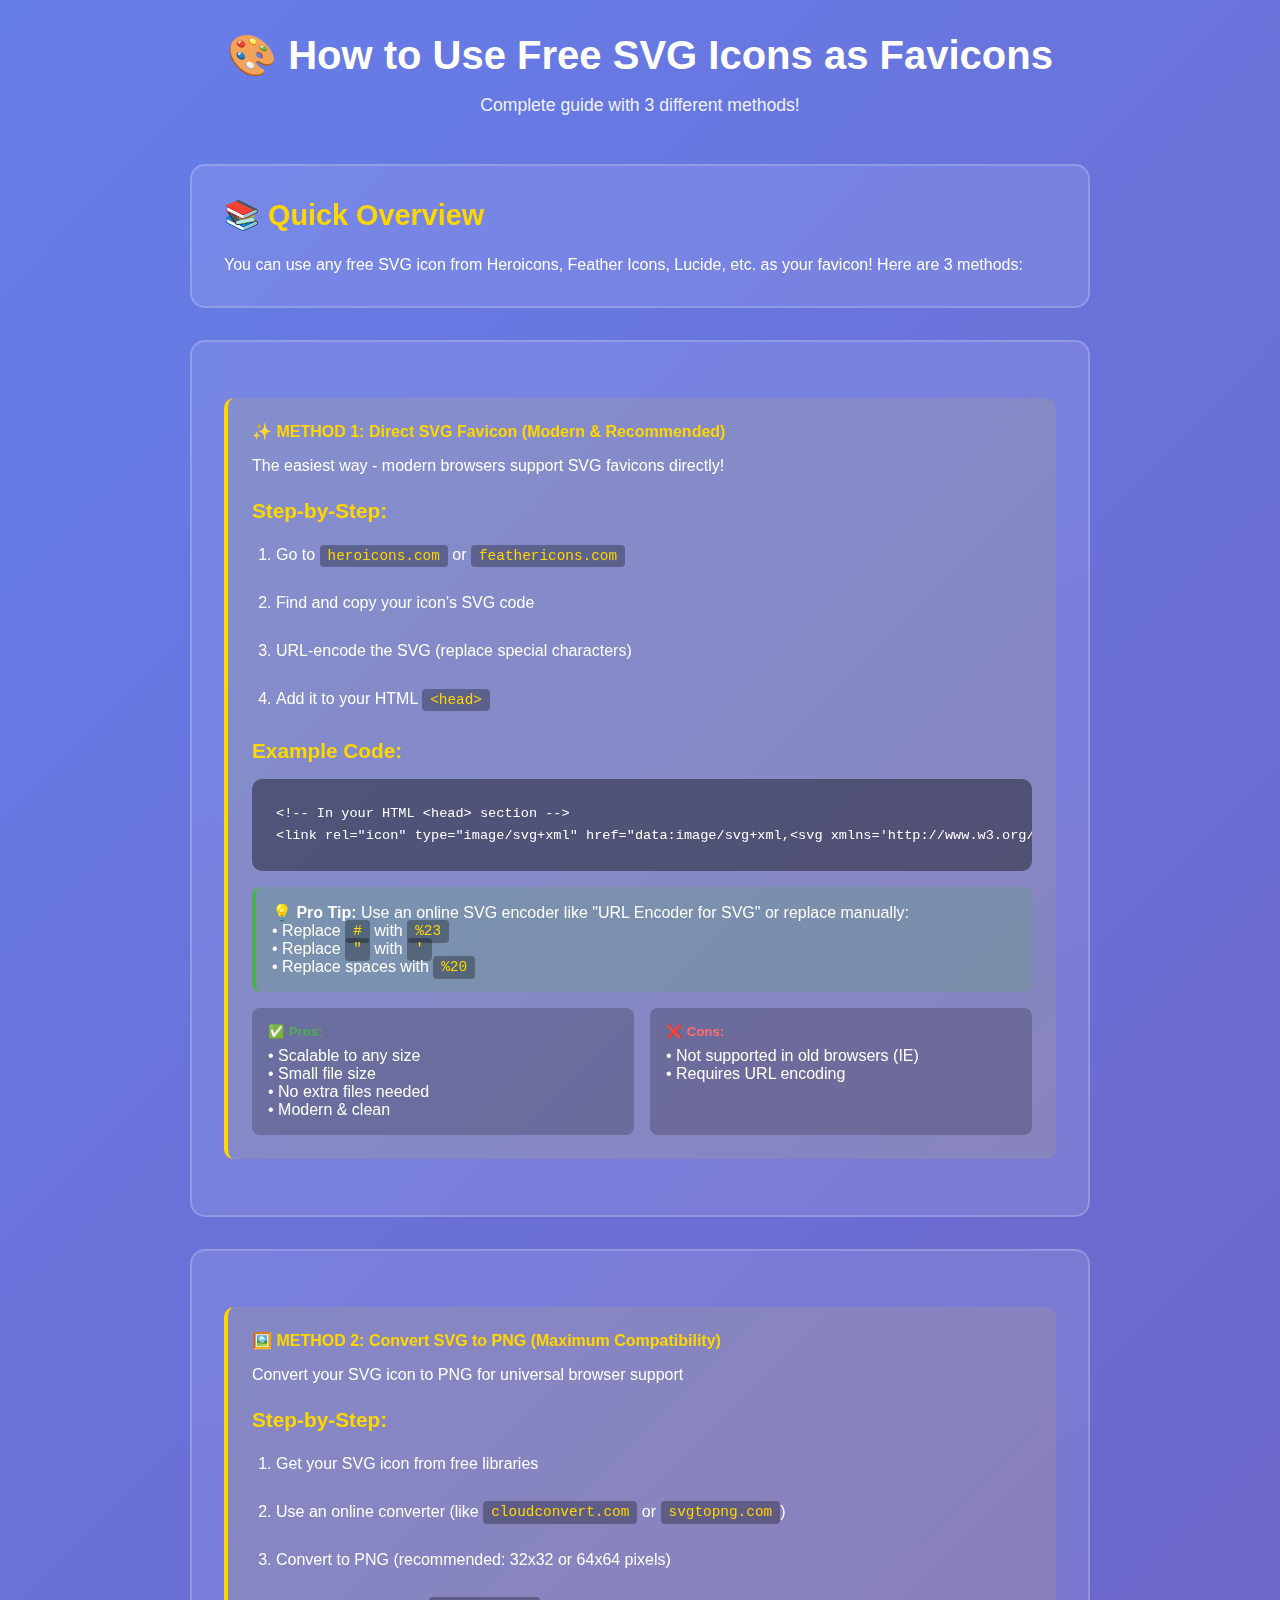
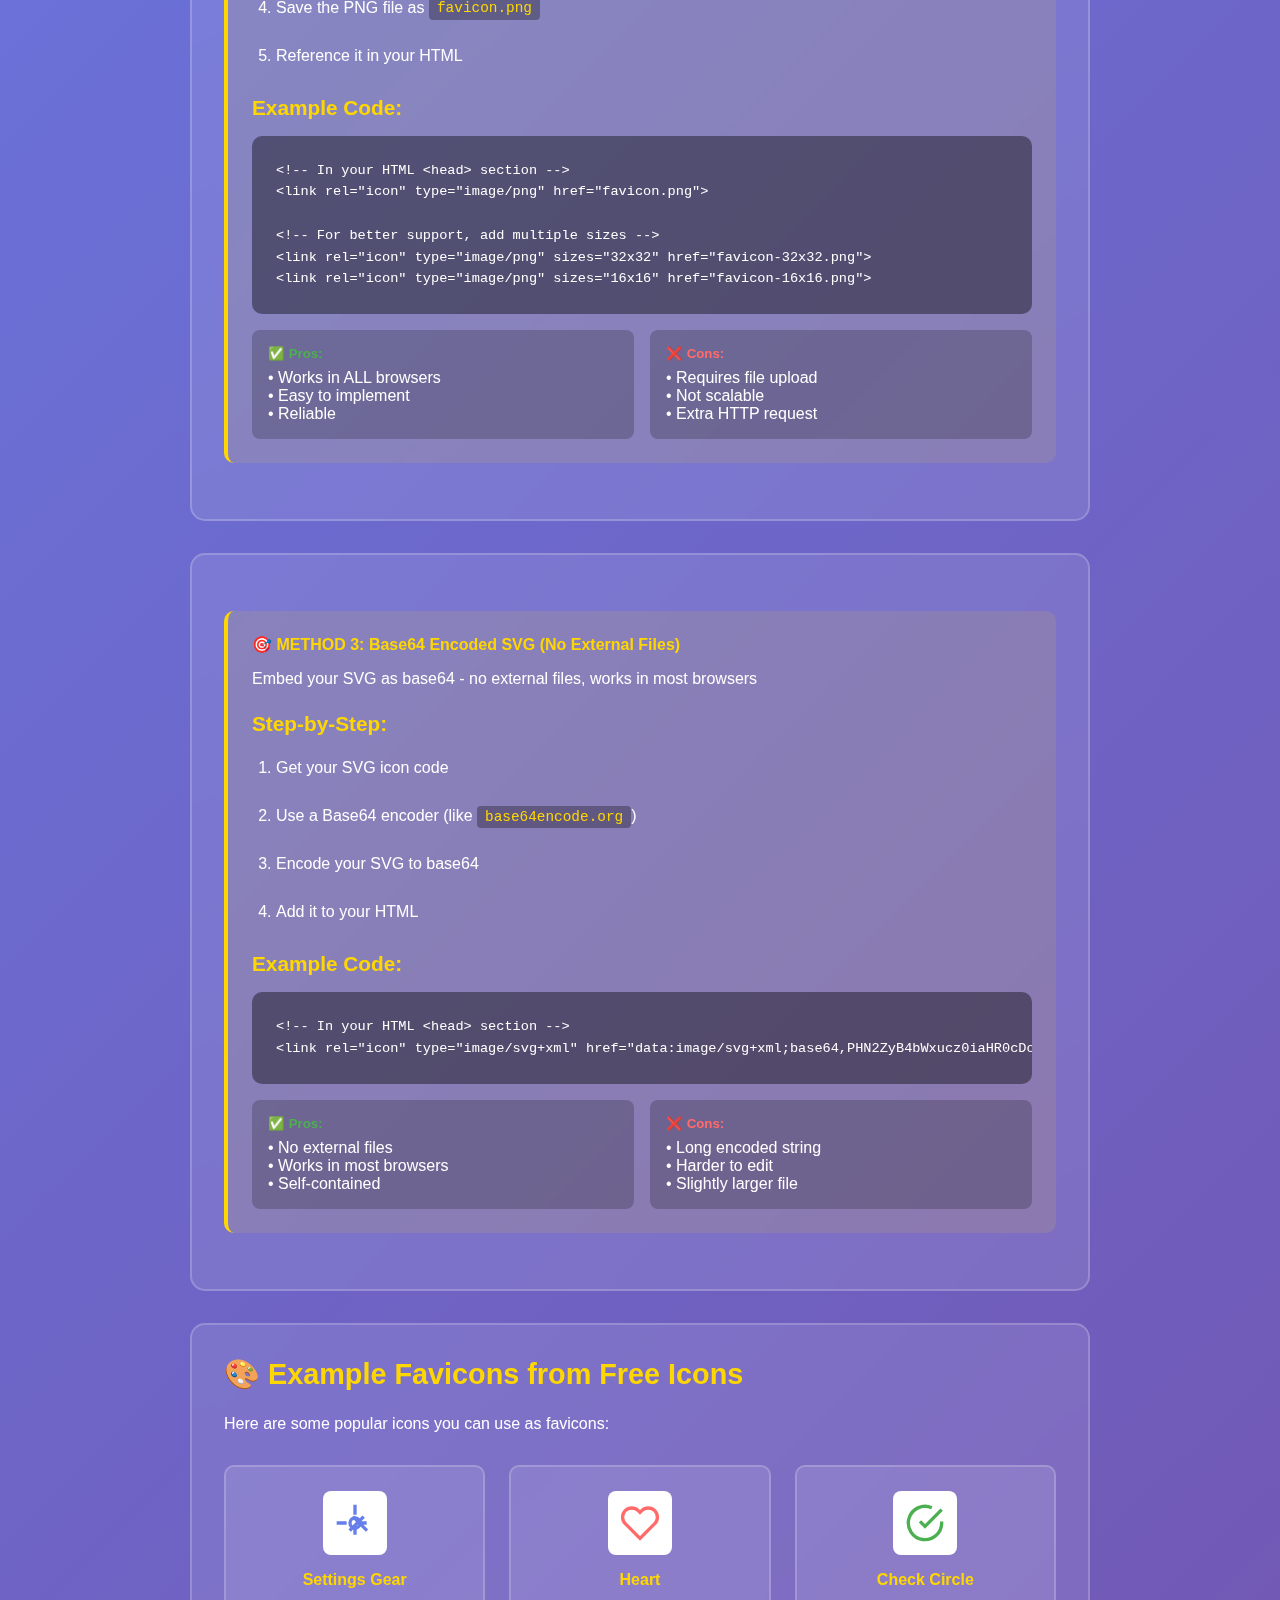
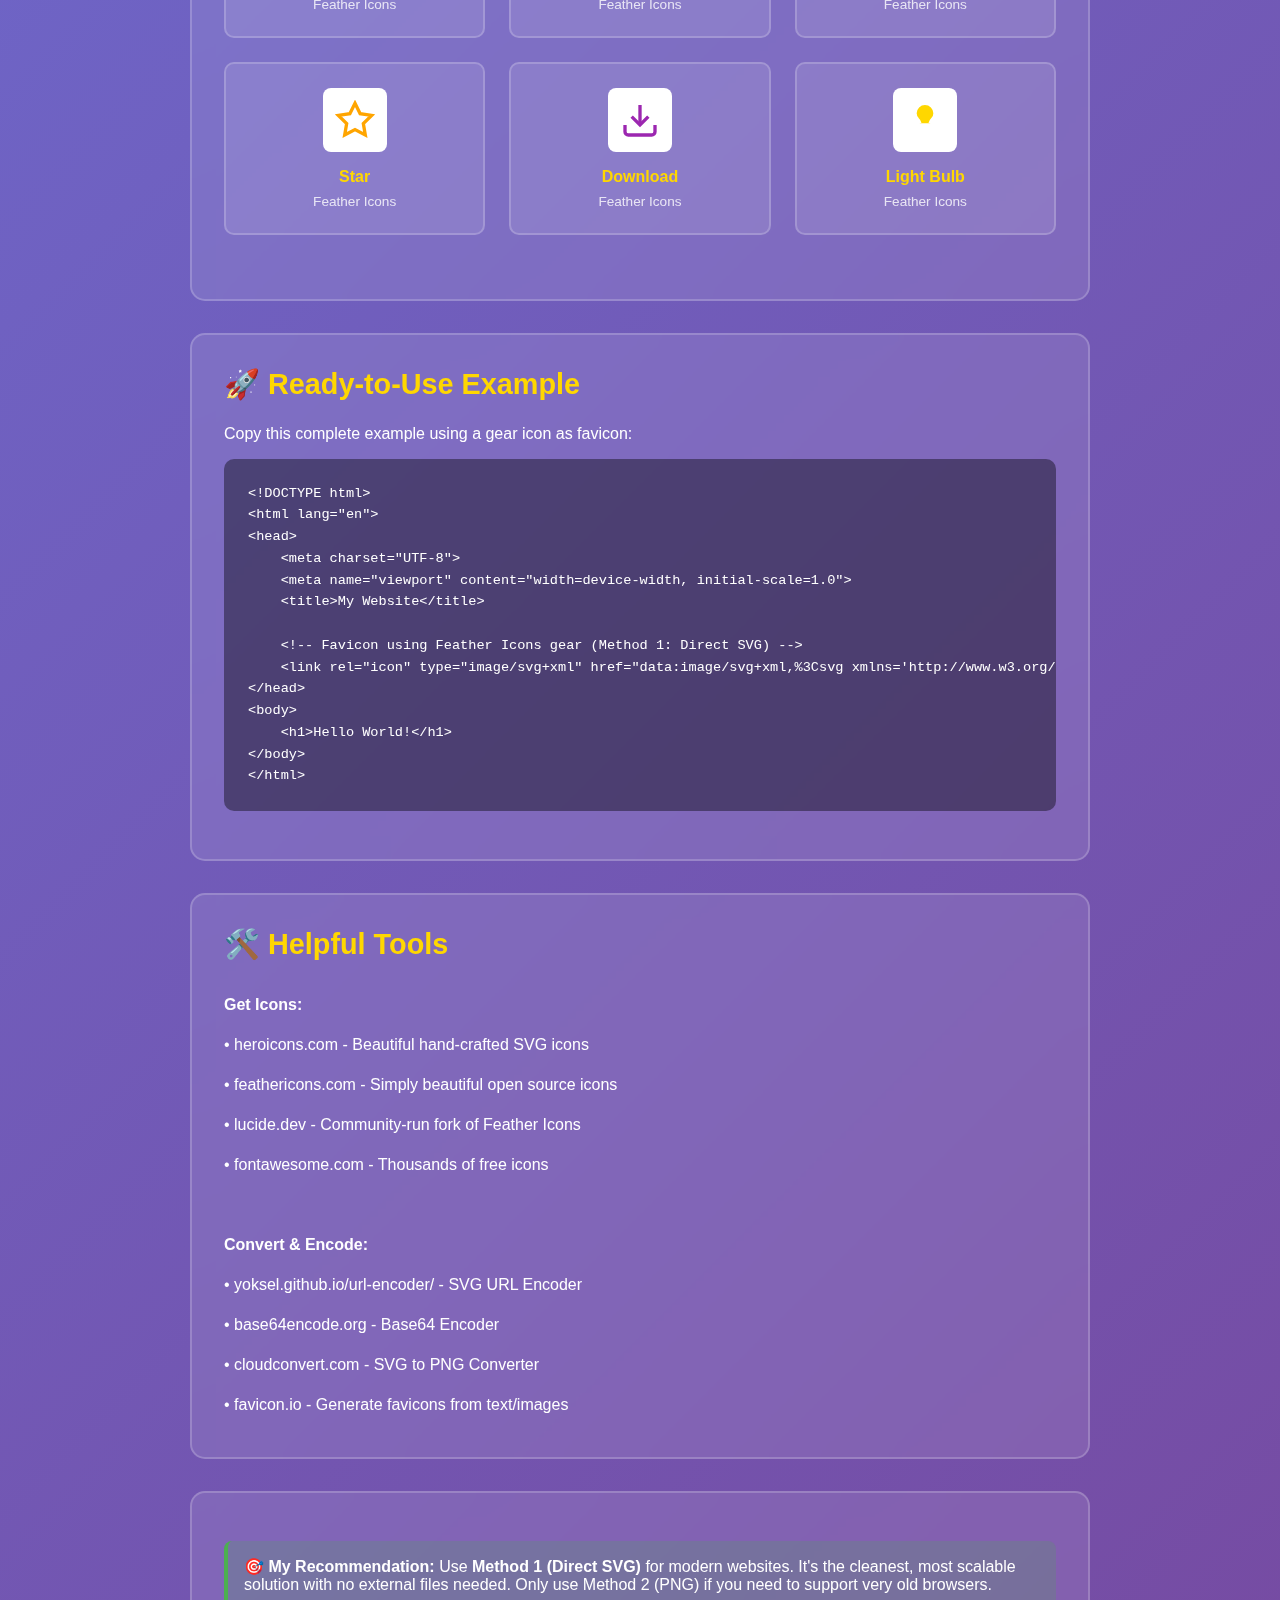
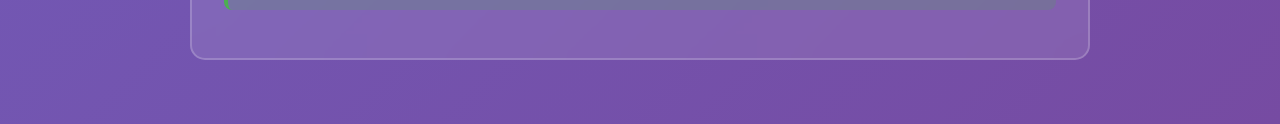
<file: favicon.html>
<!DOCTYPE html>
<html lang="en">
<head>
    <meta charset="UTF-8">
    <meta name="viewport" content="width=device-width, initial-scale=1.0">
    <title>SVG Icons to Favicon Guide</title>
    <style>
        * {
            margin: 0;
            padding: 0;
            box-sizing: border-box;
        }

        body {
            font-family: 'Segoe UI', Tahoma, Geneva, Verdana, sans-serif;
            background: linear-gradient(135deg, #667eea 0%, #764ba2 100%);
            min-height: 100vh;
            padding: 2rem;
            color: white;
        }

        .header {
            text-align: center;
            margin-bottom: 3rem;
        }

        h1 {
            font-size: 2.5rem;
            margin-bottom: 1rem;
        }

        .subtitle {
            opacity: 0.9;
            font-size: 1.1rem;
        }

        .guide-section {
            background: rgba(255, 255, 255, 0.1);
            backdrop-filter: blur(10px);
            border-radius: 15px;
            padding: 2rem;
            margin: 0 auto 2rem;
            max-width: 900px;
            border: 2px solid rgba(255, 255, 255, 0.2);
        }

        .guide-section h2 {
            color: #FFD700;
            margin-bottom: 1.5rem;
            font-size: 1.8rem;
        }

        .guide-section h3 {
            color: #FFD700;
            margin: 1.5rem 0 1rem;
            font-size: 1.3rem;
        }

        .steps {
            margin-left: 1.5rem;
            line-height: 2;
        }

        .steps li {
            margin-bottom: 1rem;
        }

        code {
            background: rgba(0, 0, 0, 0.3);
            padding: 0.2rem 0.5rem;
            border-radius: 4px;
            font-family: 'Courier New', monospace;
            color: #FFD700;
            font-size: 0.9rem;
        }

        .code-block {
            background: rgba(0, 0, 0, 0.4);
            padding: 1.5rem;
            border-radius: 10px;
            margin: 1rem 0;
            overflow-x: auto;
        }

        .code-block pre {
            font-family: 'Courier New', monospace;
            font-size: 0.85rem;
            line-height: 1.6;
            color: #fff;
        }

        .method {
            background: rgba(255, 215, 0, 0.1);
            padding: 1.5rem;
            border-radius: 10px;
            margin: 1.5rem 0;
            border-left: 4px solid #FFD700;
        }

        .method h4 {
            color: #FFD700;
            margin-bottom: 1rem;
        }

        .pros-cons {
            display: grid;
            grid-template-columns: 1fr 1fr;
            gap: 1rem;
            margin-top: 1rem;
        }

        .pros, .cons {
            background: rgba(0, 0, 0, 0.2);
            padding: 1rem;
            border-radius: 8px;
        }

        .pros h5 {
            color: #4CAF50;
            margin-bottom: 0.5rem;
        }

        .cons h5 {
            color: #FF6B6B;
            margin-bottom: 0.5rem;
        }

        .example-icons {
            display: grid;
            grid-template-columns: repeat(auto-fit, minmax(200px, 1fr));
            gap: 1.5rem;
            margin: 2rem 0;
        }

        .icon-card {
            background: rgba(255, 255, 255, 0.1);
            padding: 1.5rem;
            border-radius: 10px;
            text-align: center;
            border: 2px solid rgba(255, 255, 255, 0.2);
        }

        .icon-preview {
            width: 64px;
            height: 64px;
            margin: 0 auto 1rem;
            background: white;
            border-radius: 8px;
            display: flex;
            align-items: center;
            justify-content: center;
        }

        .icon-preview svg {
            width: 40px;
            height: 40px;
        }

        .icon-name {
            font-weight: bold;
            margin-bottom: 0.5rem;
            color: #FFD700;
        }

        .copy-btn {
            background: #FFD700;
            color: #333;
            border: none;
            padding: 0.5rem 1rem;
            border-radius: 5px;
            cursor: pointer;
            font-weight: bold;
            margin-top: 0.5rem;
            transition: all 0.3s ease;
        }

        .copy-btn:hover {
            background: #FFA500;
            transform: translateY(-2px);
        }

        .warning {
            background: rgba(255, 107, 107, 0.2);
            border-left: 4px solid #FF6B6B;
            padding: 1rem;
            border-radius: 8px;
            margin: 1rem 0;
        }

        .tip {
            background: rgba(76, 175, 80, 0.2);
            border-left: 4px solid #4CAF50;
            padding: 1rem;
            border-radius: 8px;
            margin: 1rem 0;
        }

        @media (max-width: 768px) {
            .pros-cons {
                grid-template-columns: 1fr;
            }
            h1 {
                font-size: 2rem;
            }
        }
    </style>
</head>
<body>
    <div class="header">
        <h1>🎨 How to Use Free SVG Icons as Favicons</h1>
        <p class="subtitle">Complete guide with 3 different methods!</p>
    </div>

    <div class="guide-section">
        <h2>📚 Quick Overview</h2>
        <p>You can use any free SVG icon from Heroicons, Feather Icons, Lucide, etc. as your favicon! Here are 3 methods:</p>
    </div>

    <!-- METHOD 1 -->
    <div class="guide-section">
        <div class="method">
            <h4>✨ METHOD 1: Direct SVG Favicon (Modern & Recommended)</h4>
            <p>The easiest way - modern browsers support SVG favicons directly!</p>
            
            <h3>Step-by-Step:</h3>
            <ol class="steps">
                <li>Go to <code>heroicons.com</code> or <code>feathericons.com</code></li>
                <li>Find and copy your icon's SVG code</li>
                <li>URL-encode the SVG (replace special characters)</li>
                <li>Add it to your HTML <code>&lt;head&gt;</code></li>
            </ol>

            <h3>Example Code:</h3>
            <div class="code-block">
                <pre>&lt;!-- In your HTML &lt;head&gt; section --&gt;
&lt;link rel="icon" type="image/svg+xml" href="data:image/svg+xml,&lt;svg xmlns='http://www.w3.org/2000/svg' viewBox='0 0 24 24' fill='%23FFD700' stroke='white' stroke-width='2'&gt;&lt;circle cx='12' cy='12' r='10'/&gt;&lt;/svg&gt;"&gt;</pre>
            </div>

            <div class="tip">
                <strong>💡 Pro Tip:</strong> Use an online SVG encoder like "URL Encoder for SVG" or replace manually:
                <br>• Replace <code>#</code> with <code>%23</code>
                <br>• Replace <code>"</code> with <code>'</code>
                <br>• Replace spaces with <code>%20</code>
            </div>

            <div class="pros-cons">
                <div class="pros">
                    <h5>✅ Pros:</h5>
                    <p>• Scalable to any size<br>• Small file size<br>• No extra files needed<br>• Modern & clean</p>
                </div>
                <div class="cons">
                    <h5>❌ Cons:</h5>
                    <p>• Not supported in old browsers (IE)<br>• Requires URL encoding</p>
                </div>
            </div>
        </div>
    </div>

    <!-- METHOD 2 -->
    <div class="guide-section">
        <div class="method">
            <h4>🖼️ METHOD 2: Convert SVG to PNG (Maximum Compatibility)</h4>
            <p>Convert your SVG icon to PNG for universal browser support</p>
            
            <h3>Step-by-Step:</h3>
            <ol class="steps">
                <li>Get your SVG icon from free libraries</li>
                <li>Use an online converter (like <code>cloudconvert.com</code> or <code>svgtopng.com</code>)</li>
                <li>Convert to PNG (recommended: 32x32 or 64x64 pixels)</li>
                <li>Save the PNG file as <code>favicon.png</code></li>
                <li>Reference it in your HTML</li>
            </ol>

            <h3>Example Code:</h3>
            <div class="code-block">
                <pre>&lt;!-- In your HTML &lt;head&gt; section --&gt;
&lt;link rel="icon" type="image/png" href="favicon.png"&gt;

&lt;!-- For better support, add multiple sizes --&gt;
&lt;link rel="icon" type="image/png" sizes="32x32" href="favicon-32x32.png"&gt;
&lt;link rel="icon" type="image/png" sizes="16x16" href="favicon-16x16.png"&gt;</pre>
            </div>

            <div class="pros-cons">
                <div class="pros">
                    <h5>✅ Pros:</h5>
                    <p>• Works in ALL browsers<br>• Easy to implement<br>• Reliable</p>
                </div>
                <div class="cons">
                    <h5>❌ Cons:</h5>
                    <p>• Requires file upload<br>• Not scalable<br>• Extra HTTP request</p>
                </div>
            </div>
        </div>
    </div>

    <!-- METHOD 3 -->
    <div class="guide-section">
        <div class="method">
            <h4>🎯 METHOD 3: Base64 Encoded SVG (No External Files)</h4>
            <p>Embed your SVG as base64 - no external files, works in most browsers</p>
            
            <h3>Step-by-Step:</h3>
            <ol class="steps">
                <li>Get your SVG icon code</li>
                <li>Use a Base64 encoder (like <code>base64encode.org</code>)</li>
                <li>Encode your SVG to base64</li>
                <li>Add it to your HTML</li>
            </ol>

            <h3>Example Code:</h3>
            <div class="code-block">
                <pre>&lt;!-- In your HTML &lt;head&gt; section --&gt;
&lt;link rel="icon" type="image/svg+xml" href="[data-uri]"&gt;</pre>
            </div>

            <div class="pros-cons">
                <div class="pros">
                    <h5>✅ Pros:</h5>
                    <p>• No external files<br>• Works in most browsers<br>• Self-contained</p>
                </div>
                <div class="cons">
                    <h5>❌ Cons:</h5>
                    <p>• Long encoded string<br>• Harder to edit<br>• Slightly larger file</p>
                </div>
            </div>
        </div>
    </div>

    <!-- EXAMPLES -->
    <div class="guide-section">
        <h2>🎨 Example Favicons from Free Icons</h2>
        <p style="margin-bottom: 1.5rem;">Here are some popular icons you can use as favicons:</p>

        <div class="example-icons">
            <div class="icon-card">
                <div class="icon-preview">
                    <svg viewBox="0 0 24 24" fill="none" stroke="#667eea" stroke-width="2">
                        <circle cx="12" cy="12" r="3"></circle>
                        <path d="M12 1v6m0 6v6m5.2-10.8l-4.2 4.2m0 0l-4.2 4.2m10.4 0l-4.2-4.2m0 0l-4.2-4.2M1 12h6m6 0h6"></path>
                    </svg>
                </div>
                <div class="icon-name">Settings Gear</div>
                <p style="font-size: 0.85rem; opacity: 0.8;">Feather Icons</p>
            </div>

            <div class="icon-card">
                <div class="icon-preview">
                    <svg viewBox="0 0 24 24" fill="none" stroke="#FF6B6B" stroke-width="2">
                        <path d="M20.84 4.61a5.5 5.5 0 0 0-7.78 0L12 5.67l-1.06-1.06a5.5 5.5 0 0 0-7.78 7.78l1.06 1.06L12 21.23l7.78-7.78 1.06-1.06a5.5 5.5 0 0 0 0-7.78z"></path>
                    </svg>
                </div>
                <div class="icon-name">Heart</div>
                <p style="font-size: 0.85rem; opacity: 0.8;">Feather Icons</p>
            </div>

            <div class="icon-card">
                <div class="icon-preview">
                    <svg viewBox="0 0 24 24" fill="none" stroke="#4CAF50" stroke-width="2">
                        <path d="M22 11.08V12a10 10 0 1 1-5.93-9.14"></path>
                        <polyline points="22 4 12 14.01 9 11.01"></polyline>
                    </svg>
                </div>
                <div class="icon-name">Check Circle</div>
                <p style="font-size: 0.85rem; opacity: 0.8;">Feather Icons</p>
            </div>

            <div class="icon-card">
                <div class="icon-preview">
                    <svg viewBox="0 0 24 24" fill="none" stroke="#FFA500" stroke-width="2">
                        <polygon points="12 2 15.09 8.26 22 9.27 17 14.14 18.18 21.02 12 17.77 5.82 21.02 7 14.14 2 9.27 8.91 8.26 12 2"></polygon>
                    </svg>
                </div>
                <div class="icon-name">Star</div>
                <p style="font-size: 0.85rem; opacity: 0.8;">Feather Icons</p>
            </div>

            <div class="icon-card">
                <div class="icon-preview">
                    <svg viewBox="0 0 24 24" fill="none" stroke="#9C27B0" stroke-width="2">
                        <path d="M21 15v4a2 2 0 0 1-2 2H5a2 2 0 0 1-2-2v-4"></path>
                        <polyline points="7 10 12 15 17 10"></polyline>
                        <line x1="12" y1="15" x2="12" y2="3"></line>
                    </svg>
                </div>
                <div class="icon-name">Download</div>
                <p style="font-size: 0.85rem; opacity: 0.8;">Feather Icons</p>
            </div>

            <div class="icon-card">
                <div class="icon-preview">
                    <svg viewBox="0 0 24 24" fill="#FFD700" stroke="white" stroke-width="2">
                        <path d="M9 18h6"></path>
                        <path d="M10 22h4"></path>
                        <path d="M15.09 14c.18-.98.65-1.74 1.41-2.5A4.65 4.65 0 0 0 18 8 6 6 0 0 0 6 8c0 1 .23 2.23 1.5 3.5A4.61 4.61 0 0 1 8.91 14"></path>
                    </svg>
                </div>
                <div class="icon-name">Light Bulb</div>
                <p style="font-size: 0.85rem; opacity: 0.8;">Feather Icons</p>
            </div>
        </div>
    </div>

    <!-- PRACTICAL EXAMPLE -->
    <div class="guide-section">
        <h2>🚀 Ready-to-Use Example</h2>
        <p>Copy this complete example using a gear icon as favicon:</p>

        <div class="code-block">
            <pre>&lt;!DOCTYPE html&gt;
&lt;html lang="en"&gt;
&lt;head&gt;
    &lt;meta charset="UTF-8"&gt;
    &lt;meta name="viewport" content="width=device-width, initial-scale=1.0"&gt;
    &lt;title&gt;My Website&lt;/title&gt;
    
    &lt;!-- Favicon using Feather Icons gear (Method 1: Direct SVG) --&gt;
    &lt;link rel="icon" type="image/svg+xml" href="data:image/svg+xml,%3Csvg xmlns='http://www.w3.org/2000/svg' viewBox='0 0 24 24' fill='none' stroke='%23667eea' stroke-width='2'%3E%3Ccircle cx='12' cy='12' r='3'/%3E%3Cpath d='M12 1v6m0 6v6m5.2-10.8l-4.2 4.2m0 0l-4.2 4.2m10.4 0l-4.2-4.2m0 0l-4.2-4.2M1 12h6m6 0h6'/%3E%3C/svg%3E"&gt;
&lt;/head&gt;
&lt;body&gt;
    &lt;h1&gt;Hello World!&lt;/h1&gt;
&lt;/body&gt;
&lt;/html&gt;</pre>
        </div>
    </div>

    <!-- TOOLS -->
    <div class="guide-section">
        <h2>🛠️ Helpful Tools</h2>
        <div style="line-height: 2.5;">
            <strong>Get Icons:</strong><br>
            • heroicons.com - Beautiful hand-crafted SVG icons<br>
            • feathericons.com - Simply beautiful open source icons<br>
            • lucide.dev - Community-run fork of Feather Icons<br>
            • fontawesome.com - Thousands of free icons<br><br>

            <strong>Convert & Encode:</strong><br>
            • yoksel.github.io/url-encoder/ - SVG URL Encoder<br>
            • base64encode.org - Base64 Encoder<br>
            • cloudconvert.com - SVG to PNG Converter<br>
            • favicon.io - Generate favicons from text/images
        </div>
    </div>

    <div class="guide-section">
        <div class="tip">
            <strong>🎯 My Recommendation:</strong> Use <strong>Method 1 (Direct SVG)</strong> for modern websites. It's the cleanest, most scalable solution with no external files needed. Only use Method 2 (PNG) if you need to support very old browsers.
        </div>
    </div>

</body>
</html>
</file>
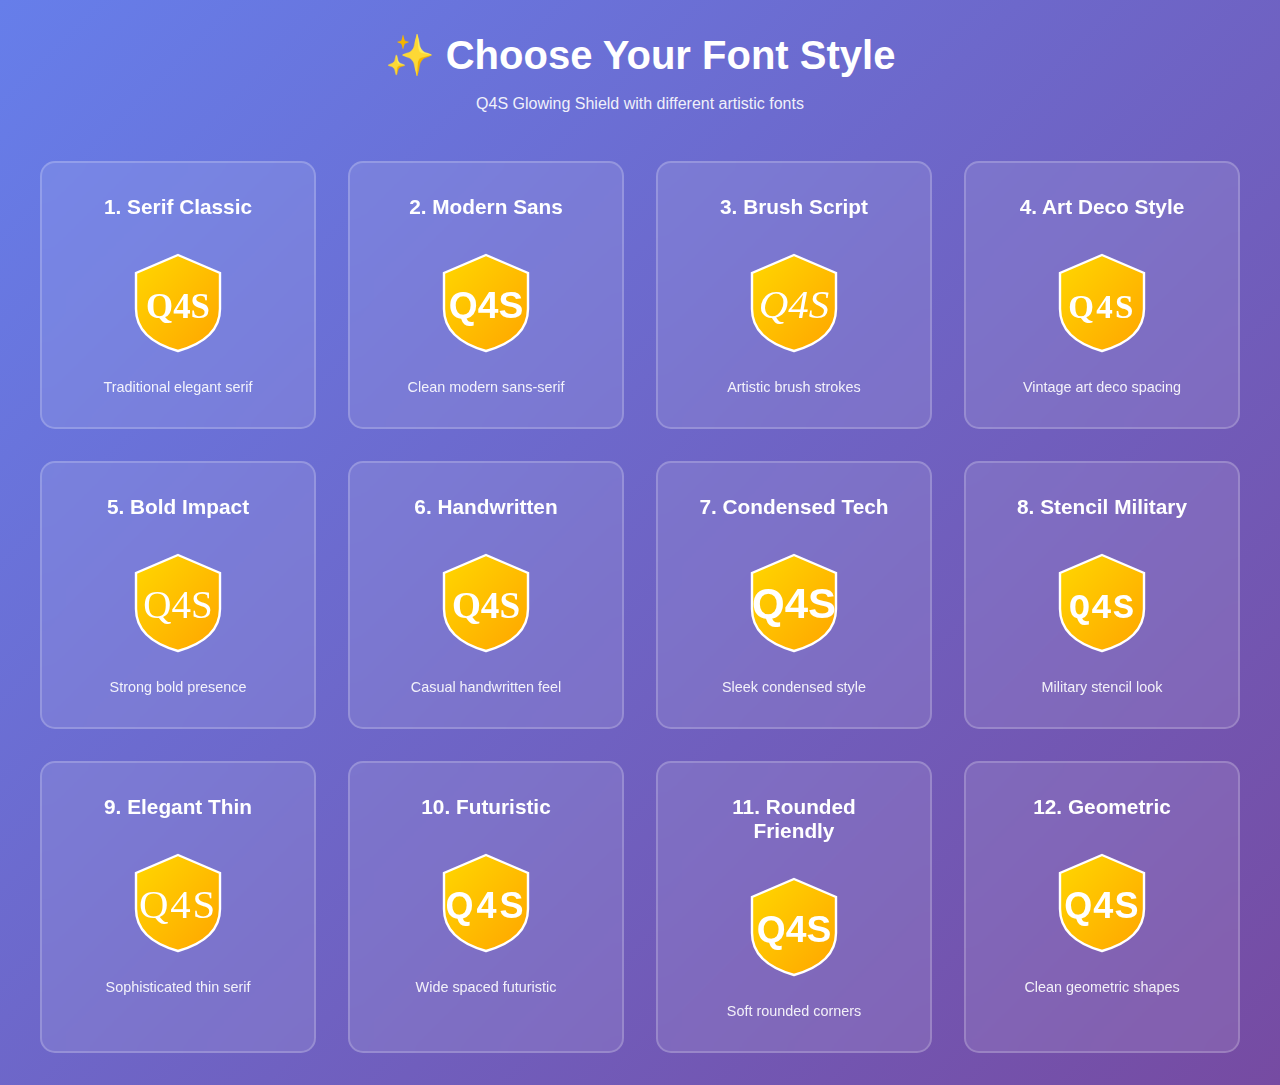
<file: huruf.html>
<!DOCTYPE html>
<html lang="en">
<head>
    <meta charset="UTF-8">
    <meta name="viewport" content="width=device-width, initial-scale=1.0">
    <title>Q4S Glowing Shield - Font Styles</title>
    <style>
        * {
            margin: 0;
            padding: 0;
            box-sizing: border-box;
        }

        body {
            font-family: 'Segoe UI', Tahoma, Geneva, Verdana, sans-serif;
            background: linear-gradient(135deg, #667eea 0%, #764ba2 100%);
            min-height: 100vh;
            padding: 2rem;
            color: white;
        }

        h1 {
            text-align: center;
            margin-bottom: 1rem;
            font-size: 2.5rem;
        }

        .subtitle {
            text-align: center;
            margin-bottom: 3rem;
            opacity: 0.9;
        }

        .grid {
            display: grid;
            grid-template-columns: repeat(auto-fit, minmax(250px, 1fr));
            gap: 2rem;
            max-width: 1200px;
            margin: 0 auto;
        }

        .card {
            background: rgba(255, 255, 255, 0.1);
            backdrop-filter: blur(10px);
            border-radius: 15px;
            padding: 2rem;
            text-align: center;
            border: 2px solid rgba(255, 255, 255, 0.2);
            transition: transform 0.3s ease;
        }

        .card:hover {
            transform: translateY(-5px);
            border-color: rgba(255, 255, 255, 0.4);
        }

        .card h3 {
            margin-bottom: 1.5rem;
            font-size: 1.3rem;
        }

        .logo-container {
            width: 120px;
            height: 120px;
            margin: 0 auto 1rem;
            display: flex;
            align-items: center;
            justify-content: center;
        }

        .logo {
            width: 100%;
            height: 100%;
            animation: glow 2s ease-in-out infinite;
        }

        @keyframes glow {
            0%, 100% { filter: drop-shadow(0 0 5px rgba(255, 215, 0, 0.5)); }
            50% { filter: drop-shadow(0 0 20px rgba(255, 215, 0, 1)); }
        }

        .description {
            opacity: 0.9;
            font-size: 0.9rem;
        }

        @media (max-width: 768px) {
            .grid {
                grid-template-columns: 1fr;
            }
        }
    </style>
</head>
<body>
    <h1>✨ Choose Your Font Style</h1>
    <p class="subtitle">Q4S Glowing Shield with different artistic fonts</p>

    <div class="grid">
        <!-- 1. Serif Classic -->
        <div class="card">
            <h3>1. Serif Classic</h3>
            <div class="logo-container">
                <svg class="logo" viewBox="0 0 200 200" xmlns="http://www.w3.org/2000/svg">
                    <defs>
                        <linearGradient id="grad1" x1="0%" y1="0%" x2="100%" y2="100%">
                            <stop offset="0%" style="stop-color:#FFD700;stop-opacity:1" />
                            <stop offset="100%" style="stop-color:#FFA500;stop-opacity:1" />
                        </linearGradient>
                    </defs>
                    <path d="M100 20 L170 50 L170 110 Q170 160 100 180 Q30 160 30 110 L30 50 Z" 
                          fill="url(#grad1)" stroke="white" stroke-width="4"/>
                    <text x="100" y="125" font-family="Georgia, serif" font-size="58" font-weight="bold" 
                          fill="white" text-anchor="middle">Q4S</text>
                </svg>
            </div>
            <p class="description">Traditional elegant serif</p>
        </div>

        <!-- 2. Modern Sans -->
        <div class="card">
            <h3>2. Modern Sans</h3>
            <div class="logo-container">
                <svg class="logo" viewBox="0 0 200 200" xmlns="http://www.w3.org/2000/svg">
                    <defs>
                        <linearGradient id="grad2" x1="0%" y1="0%" x2="100%" y2="100%">
                            <stop offset="0%" style="stop-color:#FFD700;stop-opacity:1" />
                            <stop offset="100%" style="stop-color:#FFA500;stop-opacity:1" />
                        </linearGradient>
                    </defs>
                    <path d="M100 20 L170 50 L170 110 Q170 160 100 180 Q30 160 30 110 L30 50 Z" 
                          fill="url(#grad2)" stroke="white" stroke-width="4"/>
                    <text x="100" y="125" font-family="'Trebuchet MS', sans-serif" font-size="62" font-weight="bold" 
                          fill="white" text-anchor="middle">Q4S</text>
                </svg>
            </div>
            <p class="description">Clean modern sans-serif</p>
        </div>

        <!-- 3. Brush Script -->
        <div class="card">
            <h3>3. Brush Script</h3>
            <div class="logo-container">
                <svg class="logo" viewBox="0 0 200 200" xmlns="http://www.w3.org/2000/svg">
                    <defs>
                        <linearGradient id="grad3" x1="0%" y1="0%" x2="100%" y2="100%">
                            <stop offset="0%" style="stop-color:#FFD700;stop-opacity:1" />
                            <stop offset="100%" style="stop-color:#FFA500;stop-opacity:1" />
                        </linearGradient>
                    </defs>
                    <path d="M100 20 L170 50 L170 110 Q170 160 100 180 Q30 160 30 110 L30 50 Z" 
                          fill="url(#grad3)" stroke="white" stroke-width="4"/>
                    <text x="100" y="125" font-family="'Brush Script MT', cursive" font-size="68" font-weight="normal" 
                          fill="white" text-anchor="middle" font-style="italic">Q4S</text>
                </svg>
            </div>
            <p class="description">Artistic brush strokes</p>
        </div>

        <!-- 4. Art Deco -->
        <div class="card">
            <h3>4. Art Deco Style</h3>
            <div class="logo-container">
                <svg class="logo" viewBox="0 0 200 200" xmlns="http://www.w3.org/2000/svg">
                    <defs>
                        <linearGradient id="grad4" x1="0%" y1="0%" x2="100%" y2="100%">
                            <stop offset="0%" style="stop-color:#FFD700;stop-opacity:1" />
                            <stop offset="100%" style="stop-color:#FFA500;stop-opacity:1" />
                        </linearGradient>
                    </defs>
                    <path d="M100 20 L170 50 L170 110 Q170 160 100 180 Q30 160 30 110 L30 50 Z" 
                          fill="url(#grad4)" stroke="white" stroke-width="4"/>
                    <text x="100" y="125" font-family="'Copperplate', fantasy" font-size="55" font-weight="bold" 
                          fill="white" text-anchor="middle" letter-spacing="4">Q4S</text>
                </svg>
            </div>
            <p class="description">Vintage art deco spacing</p>
        </div>

        <!-- 5. Bold Impact -->
        <div class="card">
            <h3>5. Bold Impact</h3>
            <div class="logo-container">
                <svg class="logo" viewBox="0 0 200 200" xmlns="http://www.w3.org/2000/svg">
                    <defs>
                        <linearGradient id="grad5" x1="0%" y1="0%" x2="100%" y2="100%">
                            <stop offset="0%" style="stop-color:#FFD700;stop-opacity:1" />
                            <stop offset="100%" style="stop-color:#FFA500;stop-opacity:1" />
                        </linearGradient>
                    </defs>
                    <path d="M100 20 L170 50 L170 110 Q170 160 100 180 Q30 160 30 110 L30 50 Z" 
                          fill="url(#grad5)" stroke="white" stroke-width="4"/>
                    <text x="100" y="125" font-family="Impact, fantasy" font-size="65" font-weight="normal" 
                          fill="white" text-anchor="middle">Q4S</text>
                </svg>
            </div>
            <p class="description">Strong bold presence</p>
        </div>

        <!-- 6. Handwritten -->
        <div class="card">
            <h3>6. Handwritten</h3>
            <div class="logo-container">
                <svg class="logo" viewBox="0 0 200 200" xmlns="http://www.w3.org/2000/svg">
                    <defs>
                        <linearGradient id="grad6" x1="0%" y1="0%" x2="100%" y2="100%">
                            <stop offset="0%" style="stop-color:#FFD700;stop-opacity:1" />
                            <stop offset="100%" style="stop-color:#FFA500;stop-opacity:1" />
                        </linearGradient>
                    </defs>
                    <path d="M100 20 L170 50 L170 110 Q170 160 100 180 Q30 160 30 110 L30 50 Z" 
                          fill="url(#grad6)" stroke="white" stroke-width="4"/>
                    <text x="100" y="125" font-family="'Comic Sans MS', cursive" font-size="62" font-weight="bold" 
                          fill="white" text-anchor="middle">Q4S</text>
                </svg>
            </div>
            <p class="description">Casual handwritten feel</p>
        </div>

        <!-- 7. Condensed Tech -->
        <div class="card">
            <h3>7. Condensed Tech</h3>
            <div class="logo-container">
                <svg class="logo" viewBox="0 0 200 200" xmlns="http://www.w3.org/2000/svg">
                    <defs>
                        <linearGradient id="grad7" x1="0%" y1="0%" x2="100%" y2="100%">
                            <stop offset="0%" style="stop-color:#FFD700;stop-opacity:1" />
                            <stop offset="100%" style="stop-color:#FFA500;stop-opacity:1" />
                        </linearGradient>
                    </defs>
                    <path d="M100 20 L170 50 L170 110 Q170 160 100 180 Q30 160 30 110 L30 50 Z" 
                          fill="url(#grad7)" stroke="white" stroke-width="4"/>
                    <text x="100" y="125" font-family="'Arial Narrow', sans-serif" font-size="70" font-weight="bold" 
                          fill="white" text-anchor="middle">Q4S</text>
                </svg>
            </div>
            <p class="description">Sleek condensed style</p>
        </div>

        <!-- 8. Stencil Military -->
        <div class="card">
            <h3>8. Stencil Military</h3>
            <div class="logo-container">
                <svg class="logo" viewBox="0 0 200 200" xmlns="http://www.w3.org/2000/svg">
                    <defs>
                        <linearGradient id="grad8" x1="0%" y1="0%" x2="100%" y2="100%">
                            <stop offset="0%" style="stop-color:#FFD700;stop-opacity:1" />
                            <stop offset="100%" style="stop-color:#FFA500;stop-opacity:1" />
                        </linearGradient>
                    </defs>
                    <path d="M100 20 L170 50 L170 110 Q170 160 100 180 Q30 160 30 110 L30 50 Z" 
                          fill="url(#grad8)" stroke="white" stroke-width="4"/>
                    <text x="100" y="125" font-family="'Courier New', monospace" font-size="58" font-weight="bold" 
                          fill="white" text-anchor="middle" letter-spacing="2">Q4S</text>
                </svg>
            </div>
            <p class="description">Military stencil look</p>
        </div>

        <!-- 9. Elegant Thin -->
        <div class="card">
            <h3>9. Elegant Thin</h3>
            <div class="logo-container">
                <svg class="logo" viewBox="0 0 200 200" xmlns="http://www.w3.org/2000/svg">
                    <defs>
                        <linearGradient id="grad9" x1="0%" y1="0%" x2="100%" y2="100%">
                            <stop offset="0%" style="stop-color:#FFD700;stop-opacity:1" />
                            <stop offset="100%" style="stop-color:#FFA500;stop-opacity:1" />
                        </linearGradient>
                    </defs>
                    <path d="M100 20 L170 50 L170 110 Q170 160 100 180 Q30 160 30 110 L30 50 Z" 
                          fill="url(#grad9)" stroke="white" stroke-width="4"/>
                    <text x="100" y="125" font-family="'Times New Roman', serif" font-size="68" font-weight="300" 
                          fill="white" text-anchor="middle" letter-spacing="3">Q4S</text>
                </svg>
            </div>
            <p class="description">Sophisticated thin serif</p>
        </div>

        <!-- 10. Futuristic -->
        <div class="card">
            <h3>10. Futuristic</h3>
            <div class="logo-container">
                <svg class="logo" viewBox="0 0 200 200" xmlns="http://www.w3.org/2000/svg">
                    <defs>
                        <linearGradient id="grad10" x1="0%" y1="0%" x2="100%" y2="100%">
                            <stop offset="0%" style="stop-color:#FFD700;stop-opacity:1" />
                            <stop offset="100%" style="stop-color:#FFA500;stop-opacity:1" />
                        </linearGradient>
                    </defs>
                    <path d="M100 20 L170 50 L170 110 Q170 160 100 180 Q30 160 30 110 L30 50 Z" 
                          fill="url(#grad10)" stroke="white" stroke-width="4"/>
                    <text x="100" y="125" font-family="'Verdana', sans-serif" font-size="60" font-weight="bold" 
                          fill="white" text-anchor="middle" letter-spacing="5">Q4S</text>
                </svg>
            </div>
            <p class="description">Wide spaced futuristic</p>
        </div>

        <!-- 11. Rounded Friendly -->
        <div class="card">
            <h3>11. Rounded Friendly</h3>
            <div class="logo-container">
                <svg class="logo" viewBox="0 0 200 200" xmlns="http://www.w3.org/2000/svg">
                    <defs>
                        <linearGradient id="grad11" x1="0%" y1="0%" x2="100%" y2="100%">
                            <stop offset="0%" style="stop-color:#FFD700;stop-opacity:1" />
                            <stop offset="100%" style="stop-color:#FFA500;stop-opacity:1" />
                        </linearGradient>
                    </defs>
                    <path d="M100 20 L170 50 L170 110 Q170 160 100 180 Q30 160 30 110 L30 50 Z" 
                          fill="url(#grad11)" stroke="white" stroke-width="4"/>
                    <text x="100" y="125" font-family="'Tahoma', sans-serif" font-size="62" font-weight="bold" 
                          fill="white" text-anchor="middle">Q4S</text>
                </svg>
            </div>
            <p class="description">Soft rounded corners</p>
        </div>

        <!-- 12. Geometric -->
        <div class="card">
            <h3>12. Geometric</h3>
            <div class="logo-container">
                <svg class="logo" viewBox="0 0 200 200" xmlns="http://www.w3.org/2000/svg">
                    <defs>
                        <linearGradient id="grad12" x1="0%" y1="0%" x2="100%" y2="100%">
                            <stop offset="0%" style="stop-color:#FFD700;stop-opacity:1" />
                            <stop offset="100%" style="stop-color:#FFA500;stop-opacity:1" />
                        </linearGradient>
                    </defs>
                    <path d="M100 20 L170 50 L170 110 Q170 160 100 180 Q30 160 30 110 L30 50 Z" 
                          fill="url(#grad12)" stroke="white" stroke-width="4"/>
                    <text x="100" y="125" font-family="'Century Gothic', sans-serif" font-size="60" font-weight="bold" 
                          fill="white" text-anchor="middle" letter-spacing="2">Q4S</text>
                </svg>
            </div>
            <p class="description">Clean geometric shapes</p>
        </div>
    </div>
</body>
</html>
</file>
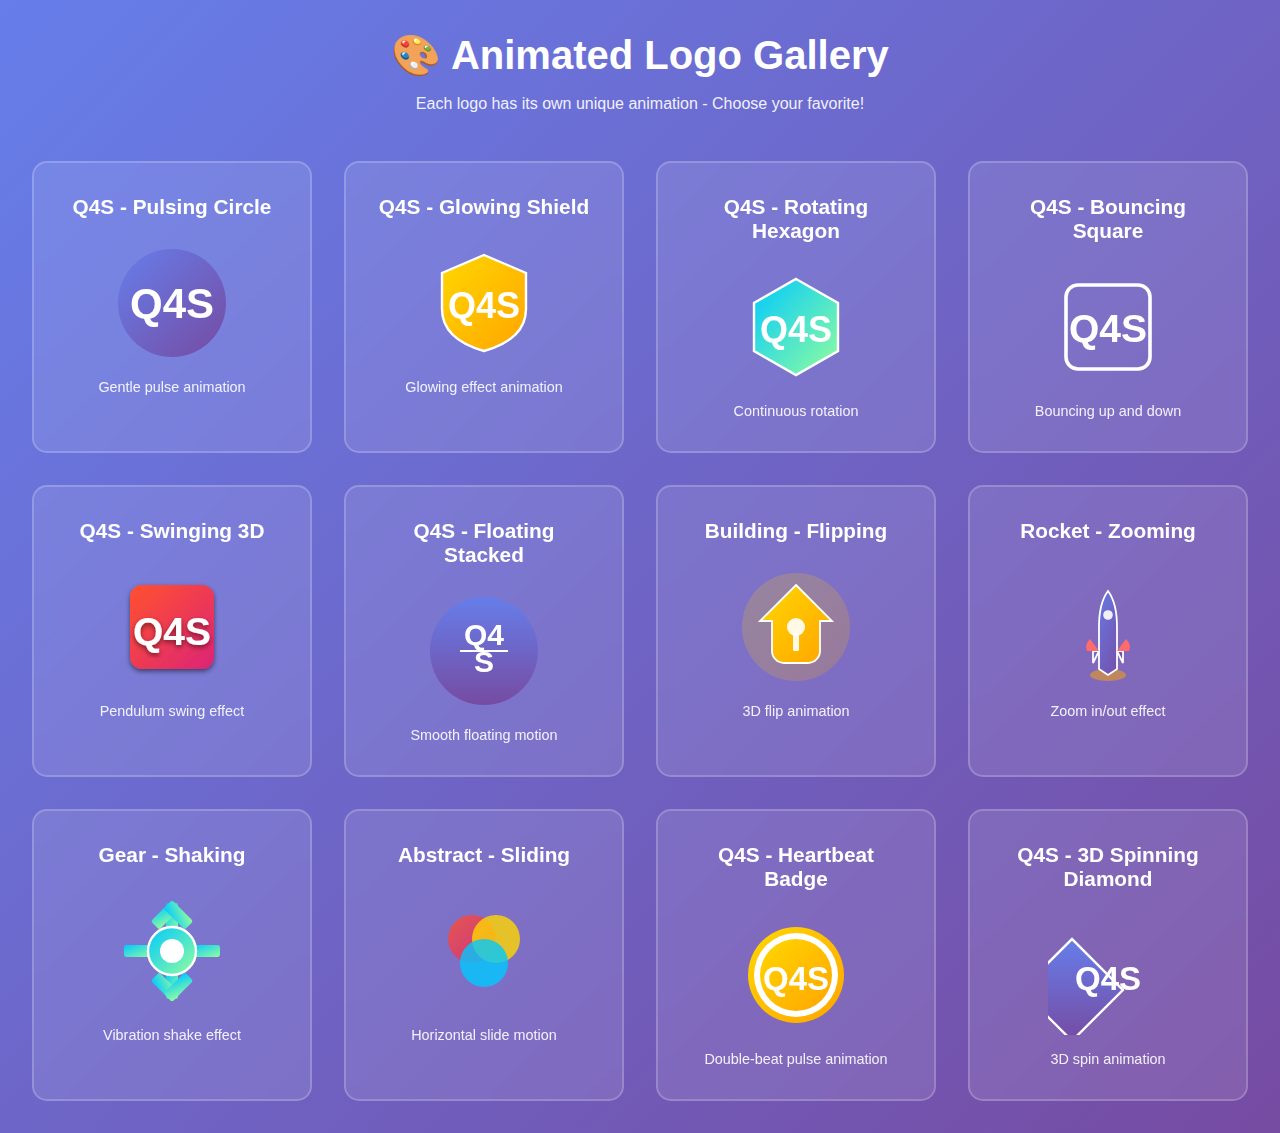
<file: logo.html>
<!DOCTYPE html>
<html lang="en">
<head>
    <meta charset="UTF-8">
    <meta name="viewport" content="width=device-width, initial-scale=1.0">
    <title>Animated Logo Demo - Choose Your Style</title>
    <style>
        * {
            margin: 0;
            padding: 0;
            box-sizing: border-box;
        }

        body {
            font-family: 'Segoe UI', Tahoma, Geneva, Verdana, sans-serif;
            background: linear-gradient(135deg, #667eea 0%, #764ba2 100%);
            min-height: 100vh;
            padding: 2rem;
            color: white;
        }

        h1 {
            text-align: center;
            margin-bottom: 1rem;
            font-size: 2.5rem;
        }

        .subtitle {
            text-align: center;
            margin-bottom: 3rem;
            opacity: 0.9;
        }

        .grid {
            display: grid;
            grid-template-columns: repeat(auto-fit, minmax(280px, 1fr));
            gap: 2rem;
            max-width: 1400px;
            margin: 0 auto;
        }

        .card {
            background: rgba(255, 255, 255, 0.1);
            backdrop-filter: blur(10px);
            border-radius: 15px;
            padding: 2rem;
            text-align: center;
            border: 2px solid rgba(255, 255, 255, 0.2);
            transition: transform 0.3s ease;
        }

        .card:hover {
            transform: translateY(-5px);
            border-color: rgba(255, 255, 255, 0.4);
        }

        .card h3 {
            margin-bottom: 1.5rem;
            font-size: 1.3rem;
        }

        .logo-container {
            width: 120px;
            height: 120px;
            margin: 0 auto 1rem;
            display: flex;
            align-items: center;
            justify-content: center;
        }

        .logo {
            width: 100%;
            height: 100%;
        }

        .description {
            opacity: 0.9;
            font-size: 0.9rem;
        }

        /* Animation 1: Pulse */
        .anim-pulse {
            animation: pulse 2s ease-in-out infinite;
        }

        @keyframes pulse {
            0%, 100% { transform: scale(1); }
            50% { transform: scale(1.1); }
        }

        /* Animation 2: Rotate */
        .anim-rotate {
            animation: rotate 4s linear infinite;
        }

        @keyframes rotate {
            from { transform: rotate(0deg); }
            to { transform: rotate(360deg); }
        }

        /* Animation 3: Bounce */
        .anim-bounce {
            animation: bounce 2s ease-in-out infinite;
        }

        @keyframes bounce {
            0%, 100% { transform: translateY(0); }
            50% { transform: translateY(-15px); }
        }

        /* Animation 4: Glow */
        .anim-glow {
            animation: glow 2s ease-in-out infinite;
        }

        @keyframes glow {
            0%, 100% { filter: drop-shadow(0 0 5px rgba(255, 215, 0, 0.5)); }
            50% { filter: drop-shadow(0 0 20px rgba(255, 215, 0, 1)); }
        }

        /* Animation 5: Swing */
        .anim-swing {
            animation: swing 3s ease-in-out infinite;
            transform-origin: center top;
        }

        @keyframes swing {
            0%, 100% { transform: rotate(0deg); }
            25% { transform: rotate(10deg); }
            75% { transform: rotate(-10deg); }
        }

        /* Animation 6: Float */
        .anim-float {
            animation: float 3s ease-in-out infinite;
        }

        @keyframes float {
            0%, 100% { transform: translateY(0px); }
            50% { transform: translateY(-10px); }
        }

        /* Animation 7: Flip */
        .anim-flip {
            animation: flip 3s ease-in-out infinite;
        }

        @keyframes flip {
            0%, 100% { transform: rotateY(0deg); }
            50% { transform: rotateY(180deg); }
        }

        /* Animation 8: Zoom */
        .anim-zoom {
            animation: zoom 2s ease-in-out infinite;
        }

        @keyframes zoom {
            0%, 100% { transform: scale(1); opacity: 1; }
            50% { transform: scale(1.2); opacity: 0.8; }
        }

        /* Animation 9: Shake */
        .anim-shake {
            animation: shake 3s ease-in-out infinite;
        }

        @keyframes shake {
            0%, 100% { transform: translateX(0); }
            10%, 30%, 50%, 70%, 90% { transform: translateX(-5px); }
            20%, 40%, 60%, 80% { transform: translateX(5px); }
        }

        /* Animation 10: Slide */
        .anim-slide {
            animation: slide 3s ease-in-out infinite;
        }

        @keyframes slide {
            0%, 100% { transform: translateX(0); }
            50% { transform: translateX(10px); }
        }

        /* Animation 11: Heartbeat */
        .anim-heartbeat {
            animation: heartbeat 1.5s ease-in-out infinite;
        }

        @keyframes heartbeat {
            0%, 100% { transform: scale(1); }
            10% { transform: scale(1.1); }
            20% { transform: scale(1); }
            30% { transform: scale(1.1); }
            40% { transform: scale(1); }
        }

        /* Animation 12: Spin3D */
        .anim-spin3d {
            animation: spin3d 4s linear infinite;
        }

        @keyframes spin3d {
            0% { transform: rotateY(0deg) rotateX(0deg); }
            50% { transform: rotateY(180deg) rotateX(180deg); }
            100% { transform: rotateY(360deg) rotateX(360deg); }
        }

        @media (max-width: 768px) {
            .grid {
                grid-template-columns: 1fr;
            }
        }
    </style>
</head>
<body>
    <h1>🎨 Animated Logo Gallery</h1>
    <p class="subtitle">Each logo has its own unique animation - Choose your favorite!</p>

    <div class="grid">
        <!-- 1. Q4S Modern Circle - Pulse -->
        <div class="card">
            <h3>Q4S - Pulsing Circle</h3>
            <div class="logo-container">
                <svg class="logo anim-pulse" viewBox="0 0 200 200" xmlns="http://www.w3.org/2000/svg">
                    <defs>
                        <linearGradient id="grad1" x1="0%" y1="0%" x2="100%" y2="100%">
                            <stop offset="0%" style="stop-color:#667eea;stop-opacity:1" />
                            <stop offset="100%" style="stop-color:#764ba2;stop-opacity:1" />
                        </linearGradient>
                    </defs>
                    <circle cx="100" cy="100" r="90" fill="url(#grad1)"/>
                    <text x="100" y="125" font-family="Arial, sans-serif" font-size="70" font-weight="bold" 
                          fill="white" text-anchor="middle">Q4S</text>
                </svg>
            </div>
            <p class="description">Gentle pulse animation</p>
        </div>

        <!-- 2. Q4S Shield - Glow -->
        <div class="card">
            <h3>Q4S - Glowing Shield</h3>
            <div class="logo-container">
                <svg class="logo anim-glow" viewBox="0 0 200 200" xmlns="http://www.w3.org/2000/svg">
                    <defs>
                        <linearGradient id="grad2" x1="0%" y1="0%" x2="100%" y2="100%">
                            <stop offset="0%" style="stop-color:#FFD700;stop-opacity:1" />
                            <stop offset="100%" style="stop-color:#FFA500;stop-opacity:1" />
                        </linearGradient>
                    </defs>
                    <path d="M100 20 L170 50 L170 110 Q170 160 100 180 Q30 160 30 110 L30 50 Z" 
                          fill="url(#grad2)" stroke="white" stroke-width="4"/>
                    <text x="100" y="125" font-family="Arial, sans-serif" font-size="60" font-weight="bold" 
                          fill="white" text-anchor="middle">Q4S</text>
                </svg>
            </div>
            <p class="description">Glowing effect animation</p>
        </div>

        <!-- 3. Q4S Hexagon - Rotate -->
        <div class="card">
            <h3>Q4S - Rotating Hexagon</h3>
            <div class="logo-container">
                <svg class="logo anim-rotate" viewBox="0 0 200 200" xmlns="http://www.w3.org/2000/svg">
                    <defs>
                        <linearGradient id="grad3" x1="0%" y1="0%" x2="100%" y2="100%">
                            <stop offset="0%" style="stop-color:#00C9FF;stop-opacity:1" />
                            <stop offset="100%" style="stop-color:#92FE9D;stop-opacity:1" />
                        </linearGradient>
                    </defs>
                    <path d="M100 20 L170 60 L170 140 L100 180 L30 140 L30 60 Z" 
                          fill="url(#grad3)" stroke="white" stroke-width="4"/>
                    <text x="100" y="125" font-family="Arial, sans-serif" font-size="60" font-weight="bold" 
                          fill="white" text-anchor="middle">Q4S</text>
                </svg>
            </div>
            <p class="description">Continuous rotation</p>
        </div>

        <!-- 4. Q4S Square - Bounce -->
        <div class="card">
            <h3>Q4S - Bouncing Square</h3>
            <div class="logo-container">
                <svg class="logo anim-bounce" viewBox="0 0 200 200" xmlns="http://www.w3.org/2000/svg">
                    <rect x="30" y="30" width="140" height="140" rx="20" 
                          fill="none" stroke="white" stroke-width="6"/>
                    <text x="100" y="125" font-family="Arial, sans-serif" font-size="65" font-weight="bold" 
                          fill="white" text-anchor="middle">Q4S</text>
                </svg>
            </div>
            <p class="description">Bouncing up and down</p>
        </div>

        <!-- 5. Q4S 3D - Swing -->
        <div class="card">
            <h3>Q4S - Swinging 3D</h3>
            <div class="logo-container">
                <svg class="logo anim-swing" viewBox="0 0 200 200" xmlns="http://www.w3.org/2000/svg">
                    <defs>
                        <linearGradient id="grad4" x1="0%" y1="0%" x2="100%" y2="100%">
                            <stop offset="0%" style="stop-color:#FF512F;stop-opacity:1" />
                            <stop offset="100%" style="stop-color:#DD2476;stop-opacity:1" />
                        </linearGradient>
                        <filter id="shadow">
                            <feDropShadow dx="0" dy="4" stdDeviation="4" flood-opacity="0.5"/>
                        </filter>
                    </defs>
                    <rect x="30" y="30" width="140" height="140" rx="20" fill="url(#grad4)" filter="url(#shadow)"/>
                    <text x="100" y="130" font-family="Arial, sans-serif" font-size="65" font-weight="bold" 
                          fill="white" text-anchor="middle" filter="url(#shadow)">Q4S</text>
                </svg>
            </div>
            <p class="description">Pendulum swing effect</p>
        </div>

        <!-- 6. Q4S Stacked - Float -->
        <div class="card">
            <h3>Q4S - Floating Stacked</h3>
            <div class="logo-container">
                <svg class="logo anim-float" viewBox="0 0 200 200" xmlns="http://www.w3.org/2000/svg">
                    <defs>
                        <linearGradient id="grad5" x1="0%" y1="0%" x2="0%" y2="100%">
                            <stop offset="0%" style="stop-color:#667eea;stop-opacity:1" />
                            <stop offset="100%" style="stop-color:#764ba2;stop-opacity:1" />
                        </linearGradient>
                    </defs>
                    <circle cx="100" cy="100" r="90" fill="url(#grad5)"/>
                    <text x="100" y="90" font-family="Arial, sans-serif" font-size="50" font-weight="bold" 
                          fill="white" text-anchor="middle">Q4</text>
                    <line x1="60" y1="100" x2="140" y2="100" stroke="white" stroke-width="3"/>
                    <text x="100" y="135" font-family="Arial, sans-serif" font-size="50" font-weight="bold" 
                          fill="white" text-anchor="middle">S</text>
                </svg>
            </div>
            <p class="description">Smooth floating motion</p>
        </div>

        <!-- 7. Building - Flip -->
        <div class="card">
            <h3>Building - Flipping</h3>
            <div class="logo-container">
                <svg class="logo anim-flip" viewBox="0 0 200 200" xmlns="http://www.w3.org/2000/svg">
                    <defs>
                        <linearGradient id="grad6" x1="0%" y1="0%" x2="100%" y2="100%">
                            <stop offset="0%" style="stop-color:#FFD700;stop-opacity:1" />
                            <stop offset="100%" style="stop-color:#FFA500;stop-opacity:1" />
                        </linearGradient>
                    </defs>
                    <circle cx="100" cy="100" r="90" fill="url(#grad6)" opacity="0.2"/>
                    <path d="M100 30 L160 90 L140 90 L140 140 C140 151 131 160 120 160 L80 160 C69 160 60 151 60 140 L60 90 L40 90 Z" 
                          fill="url(#grad6)" stroke="white" stroke-width="3"/>
                    <circle cx="100" cy="100" r="15" fill="white" opacity="0.9"/>
                    <rect x="95" y="110" width="10" height="30" fill="white" opacity="0.9" rx="2"/>
                </svg>
            </div>
            <p class="description">3D flip animation</p>
        </div>

        <!-- 8. Rocket - Zoom -->
        <div class="card">
            <h3>Rocket - Zooming</h3>
            <div class="logo-container">
                <svg class="logo anim-zoom" viewBox="0 0 200 200" xmlns="http://www.w3.org/2000/svg">
                    <defs>
                        <linearGradient id="grad7" x1="0%" y1="0%" x2="100%" y2="100%">
                            <stop offset="0%" style="stop-color:#667eea;stop-opacity:1" />
                            <stop offset="100%" style="stop-color:#764ba2;stop-opacity:1" />
                        </linearGradient>
                    </defs>
                    <ellipse cx="100" cy="180" rx="30" ry="10" fill="#FFA500" opacity="0.5"/>
                    <path d="M100 40 Q85 60 85 100 L85 140 L75 160 L75 140 L85 140 L85 170 L100 180 L115 170 L115 140 L125 140 L125 160 L115 140 L115 100 Q115 60 100 40 Z" 
                          fill="url(#grad7)" stroke="white" stroke-width="3"/>
                    <circle cx="100" cy="80" r="8" fill="white" opacity="0.9"/>
                    <path d="M70 120 Q60 130 65 140 L85 140 Z" fill="#FF6B6B"/>
                    <path d="M130 120 Q140 130 135 140 L115 140 Z" fill="#FF6B6B"/>
                </svg>
            </div>
            <p class="description">Zoom in/out effect</p>
        </div>

        <!-- 9. Gear - Shake -->
        <div class="card">
            <h3>Gear - Shaking</h3>
            <div class="logo-container">
                <svg class="logo anim-shake" viewBox="0 0 200 200" xmlns="http://www.w3.org/2000/svg">
                    <defs>
                        <linearGradient id="grad8" x1="0%" y1="0%" x2="100%" y2="100%">
                            <stop offset="0%" style="stop-color:#00C9FF;stop-opacity:1" />
                            <stop offset="100%" style="stop-color:#92FE9D;stop-opacity:1" />
                        </linearGradient>
                    </defs>
                    <g fill="url(#grad8)">
                        <rect x="90" y="20" width="20" height="50" rx="4"/>
                        <rect x="90" y="130" width="20" height="50" rx="4"/>
                        <rect x="20" y="90" width="50" height="20" rx="4"/>
                        <rect x="130" y="90" width="50" height="20" rx="4"/>
                        <rect x="40" y="40" width="20" height="50" rx="4" transform="rotate(45 100 100)"/>
                        <rect x="140" y="40" width="20" height="50" rx="4" transform="rotate(-45 100 100)"/>
                        <rect x="40" y="110" width="20" height="50" rx="4" transform="rotate(-45 100 100)"/>
                        <rect x="140" y="110" width="20" height="50" rx="4" transform="rotate(45 100 100)"/>
                    </g>
                    <circle cx="100" cy="100" r="40" fill="url(#grad8)" stroke="white" stroke-width="4"/>
                    <circle cx="100" cy="100" r="20" fill="white"/>
                </svg>
            </div>
            <p class="description">Vibration shake effect</p>
        </div>

        <!-- 10. Abstract - Slide -->
        <div class="card">
            <h3>Abstract - Sliding</h3>
            <div class="logo-container">
                <svg class="logo anim-slide" viewBox="0 0 200 200" xmlns="http://www.w3.org/2000/svg">
                    <defs>
                        <linearGradient id="grad9" x1="0%" y1="0%" x2="100%" y2="100%">
                            <stop offset="0%" style="stop-color:#FF512F;stop-opacity:1" />
                            <stop offset="100%" style="stop-color:#DD2476;stop-opacity:1" />
                        </linearGradient>
                    </defs>
                    <circle cx="80" cy="80" r="40" fill="url(#grad9)" opacity="0.8"/>
                    <circle cx="120" cy="80" r="40" fill="#FFD700" opacity="0.8"/>
                    <circle cx="100" cy="120" r="40" fill="#00C9FF" opacity="0.8"/>
                </svg>
            </div>
            <p class="description">Horizontal slide motion</p>
        </div>

        <!-- 11. Q4S Badge - Heartbeat -->
        <div class="card">
            <h3>Q4S - Heartbeat Badge</h3>
            <div class="logo-container">
                <svg class="logo anim-heartbeat" viewBox="0 0 200 200" xmlns="http://www.w3.org/2000/svg">
                    <defs>
                        <linearGradient id="grad10" x1="0%" y1="0%" x2="100%" y2="100%">
                            <stop offset="0%" style="stop-color:#FFD700;stop-opacity:1" />
                            <stop offset="100%" style="stop-color:#FFA500;stop-opacity:1" />
                        </linearGradient>
                    </defs>
                    <circle cx="100" cy="100" r="80" fill="url(#grad10)"/>
                    <circle cx="100" cy="100" r="70" fill="white"/>
                    <circle cx="100" cy="100" r="60" fill="url(#grad10)"/>
                    <text x="100" y="125" font-family="Arial, sans-serif" font-size="55" font-weight="bold" 
                          fill="white" text-anchor="middle">Q4S</text>
                </svg>
            </div>
            <p class="description">Double-beat pulse animation</p>
        </div>

        <!-- 12. Q4S Diamond - Spin 3D -->
        <div class="card">
            <h3>Q4S - 3D Spinning Diamond</h3>
            <div class="logo-container">
                <svg class="logo anim-spin3d" viewBox="0 0 200 200" xmlns="http://www.w3.org/2000/svg">
                    <defs>
                        <linearGradient id="grad11" x1="0%" y1="0%" x2="100%" y2="100%">
                            <stop offset="0%" style="stop-color:#667eea;stop-opacity:1" />
                            <stop offset="100%" style="stop-color:#764ba2;stop-opacity:1" />
                        </linearGradient>
                    </defs>
                    <rect x="100" y="100" width="120" height="120" 
                          transform="translate(-60 -60) rotate(45 100 100)" 
                          fill="url(#grad11)" stroke="white" stroke-width="4"/>
                    <text x="100" y="125" font-family="Arial, sans-serif" font-size="55" font-weight="bold" 
                          fill="white" text-anchor="middle">Q4S</text>
                </svg>
            </div>
            <p class="description">3D spin animation</p>
        </div>
    </div>
</body>
</html>
</file>
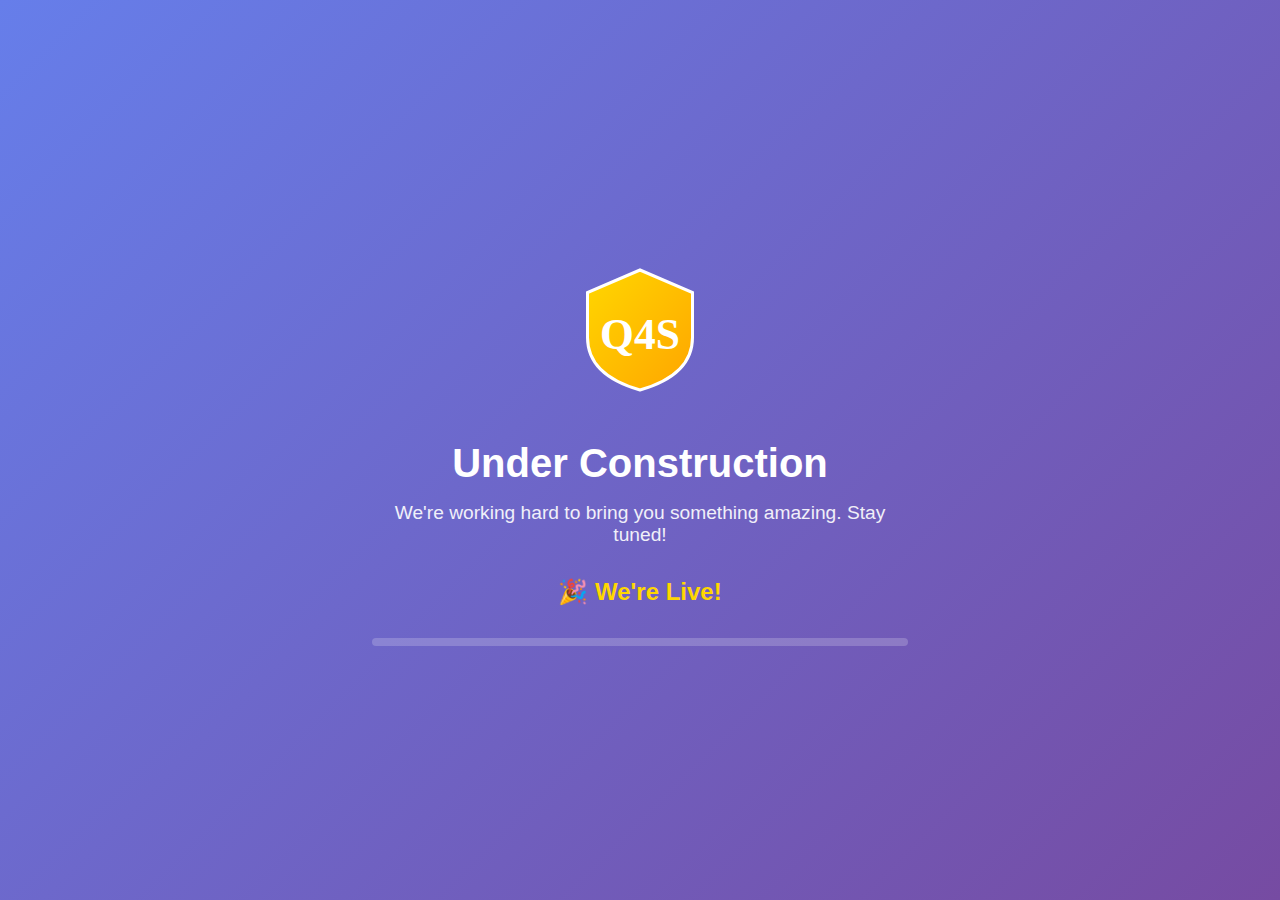
<file: new.html>
<!DOCTYPE html>
<html lang="en">
<head>
    <meta charset="UTF-8">
    <meta name="viewport" content="width=device-width, initial-scale=1.0">
    <title>Under Construction</title>
    <link rel="icon" type="image/svg+xml" href="data:image/svg+xml,%3Csvg xmlns='http://www.w3.org/2000/svg' viewBox='0 0 200 200'%3E%3Cdefs%3E%3ClinearGradient id='g' x1='0%25' y1='0%25' x2='100%25' y2='100%25'%3E%3Cstop offset='0%25' style='stop-color:%23FFD700'/%3E%3Cstop offset='100%25' style='stop-color:%23FFA500'/%3E%3C/linearGradient%3E%3C/defs%3E%3Cpath d='M100 20 L170 50 L170 110 Q170 160 100 180 Q30 160 30 110 L30 50 Z' fill='url(%23g)' stroke='white' stroke-width='4'/%3E%3Ctext x='100' y='125' font-family='Georgia,serif' font-size='58' font-weight='bold' fill='white' text-anchor='middle'%3EQ4S%3C/text%3E%3C/svg%3E">
    <style>
        * {
            margin: 0;
            padding: 0;
            box-sizing: border-box;
        }

        body {
            font-family: 'Segoe UI', Tahoma, Geneva, Verdana, sans-serif;
            background: linear-gradient(135deg, #667eea 0%, #764ba2 100%);
            min-height: 100vh;
            display: flex;
            justify-content: center;
            align-items: center;
            color: white;
        }

        .container {
            text-align: center;
            padding: 2rem;
            max-width: 600px;
        }

        .logo {
            width: 150px;
            height: 150px;
            margin: 0 auto 2rem;
            animation: glow 2s ease-in-out infinite;
        }

        @keyframes glow {
            0%, 100% { 
                filter: drop-shadow(0 0 8px rgba(255, 215, 0, 0.6)); 
            }
            50% { 
                filter: drop-shadow(0 0 25px rgba(255, 215, 0, 1)) 
                        drop-shadow(0 0 35px rgba(255, 165, 0, 0.8)); 
            }
        }

        h1 {
            font-size: 2.5rem;
            margin-bottom: 1rem;
            animation: fadeIn 1s ease-in 0.3s both;
        }

        p {
            font-size: 1.2rem;
            margin-bottom: 2rem;
            opacity: 0.9;
            animation: fadeIn 1s ease-in 0.6s both;
        }

        .countdown {
            display: flex;
            justify-content: center;
            gap: 2rem;
            margin: 2rem 0;
            animation: fadeIn 1s ease-in 0.8s both;
        }

        .countdown-item {
            display: flex;
            flex-direction: column;
            align-items: center;
            background: rgba(255, 255, 255, 0.1);
            backdrop-filter: blur(10px);
            padding: 1rem 1.5rem;
            border-radius: 10px;
            border: 2px solid rgba(255, 255, 255, 0.2);
            min-width: 80px;
        }

        .countdown-number {
            font-size: 2.5rem;
            font-weight: bold;
            color: #FFD700;
            line-height: 1;
            margin-bottom: 0.5rem;
        }

        .countdown-label {
            font-size: 0.85rem;
            text-transform: uppercase;
            opacity: 0.8;
            letter-spacing: 1px;
        }

        .progress-bar {
            width: 100%;
            height: 8px;
            background: rgba(255, 255, 255, 0.2);
            border-radius: 10px;
            overflow: hidden;
            margin-top: 2rem;
            animation: fadeIn 1s ease-in 0.9s both;
        }

        .progress-fill {
            height: 100%;
            background: linear-gradient(90deg, #FFD700, #FFA500);
            width: 0;
            border-radius: 10px;
            animation: loading 3s ease-in-out infinite;
        }

        @keyframes fadeIn {
            from {
                opacity: 0;
                transform: translateY(20px);
            }
            to {
                opacity: 1;
                transform: translateY(0);
            }
        }

        @keyframes loading {
            0% {
                width: 0%;
            }
            50% {
                width: 70%;
            }
            100% {
                width: 0%;
            }
        }

        @media (max-width: 600px) {
            h1 {
                font-size: 2rem;
            }
            p {
                font-size: 1rem;
            }
            .logo {
                width: 120px;
                height: 120px;
            }
            .countdown {
                gap: 1rem;
            }
            .countdown-item {
                padding: 0.75rem 1rem;
                min-width: 65px;
            }
            .countdown-number {
                font-size: 2rem;
            }
            .countdown-label {
                font-size: 0.7rem;
            }
        }
    </style>
</head>
<body>
    <div class="container">
        <!-- Q4S Glowing Shield Logo with Serif Classic Font -->
        <svg class="logo" viewBox="0 0 200 200" xmlns="http://www.w3.org/2000/svg">
            <defs>
                <linearGradient id="logoGradient" x1="0%" y1="0%" x2="100%" y2="100%">
                    <stop offset="0%" style="stop-color:#FFD700;stop-opacity:1" />
                    <stop offset="100%" style="stop-color:#FFA500;stop-opacity:1" />
                </linearGradient>
            </defs>
            <path d="M100 20 L170 50 L170 110 Q170 160 100 180 Q30 160 30 110 L30 50 Z" 
                  fill="url(#logoGradient)" stroke="white" stroke-width="4"/>
            <text x="100" y="125" font-family="Georgia, serif" font-size="58" font-weight="bold" 
                  fill="white" text-anchor="middle">Q4S</text>
        </svg>

        <h1>Under Construction</h1>
        <p>We're working hard to bring you something amazing. Stay tuned!</p>

        <!-- Countdown Timer -->
        <div class="countdown">
            <div class="countdown-item">
                <span class="countdown-number" id="days">00</span>
                <span class="countdown-label">Days</span>
            </div>
            <div class="countdown-item">
                <span class="countdown-number" id="hours">00</span>
                <span class="countdown-label">Hours</span>
            </div>
            <div class="countdown-item">
                <span class="countdown-number" id="minutes">00</span>
                <span class="countdown-label">Minutes</span>
            </div>
            <div class="countdown-item">
                <span class="countdown-number" id="seconds">00</span>
                <span class="countdown-label">Seconds</span>
            </div>
        </div>

        <div class="progress-bar">
            <div class="progress-fill"></div>
        </div>
    </div>

    <script>
        // Set your launch date here (YYYY, MM-1, DD, HH, MM, SS)
        // Month is 0-indexed (0 = January, 11 = December)
        const launchDate = new Date(2025, 11, 31, 23, 59, 59).getTime();

        function updateCountdown() {
            const now = new Date().getTime();
            const distance = launchDate - now;

            // Calculate time units
            const days = Math.floor(distance / (1000 * 60 * 60 * 24));
            const hours = Math.floor((distance % (1000 * 60 * 60 * 24)) / (1000 * 60 * 60));
            const minutes = Math.floor((distance % (1000 * 60 * 60)) / (1000 * 60));
            const seconds = Math.floor((distance % (1000 * 60)) / 1000);

            // Update the countdown display
            document.getElementById('days').textContent = String(days).padStart(2, '0');
            document.getElementById('hours').textContent = String(hours).padStart(2, '0');
            document.getElementById('minutes').textContent = String(minutes).padStart(2, '0');
            document.getElementById('seconds').textContent = String(seconds).padStart(2, '0');

            // If countdown is finished
            if (distance < 0) {
                clearInterval(countdownInterval);
                document.querySelector('.countdown').innerHTML = '<h2 style="color: #FFD700;">🎉 We\'re Live!</h2>';
            }
        }

        // Update countdown every second
        const countdownInterval = setInterval(updateCountdown, 1000);
        
        // Initial call
        updateCountdown();
    </script>
</body>
</html>
</file>
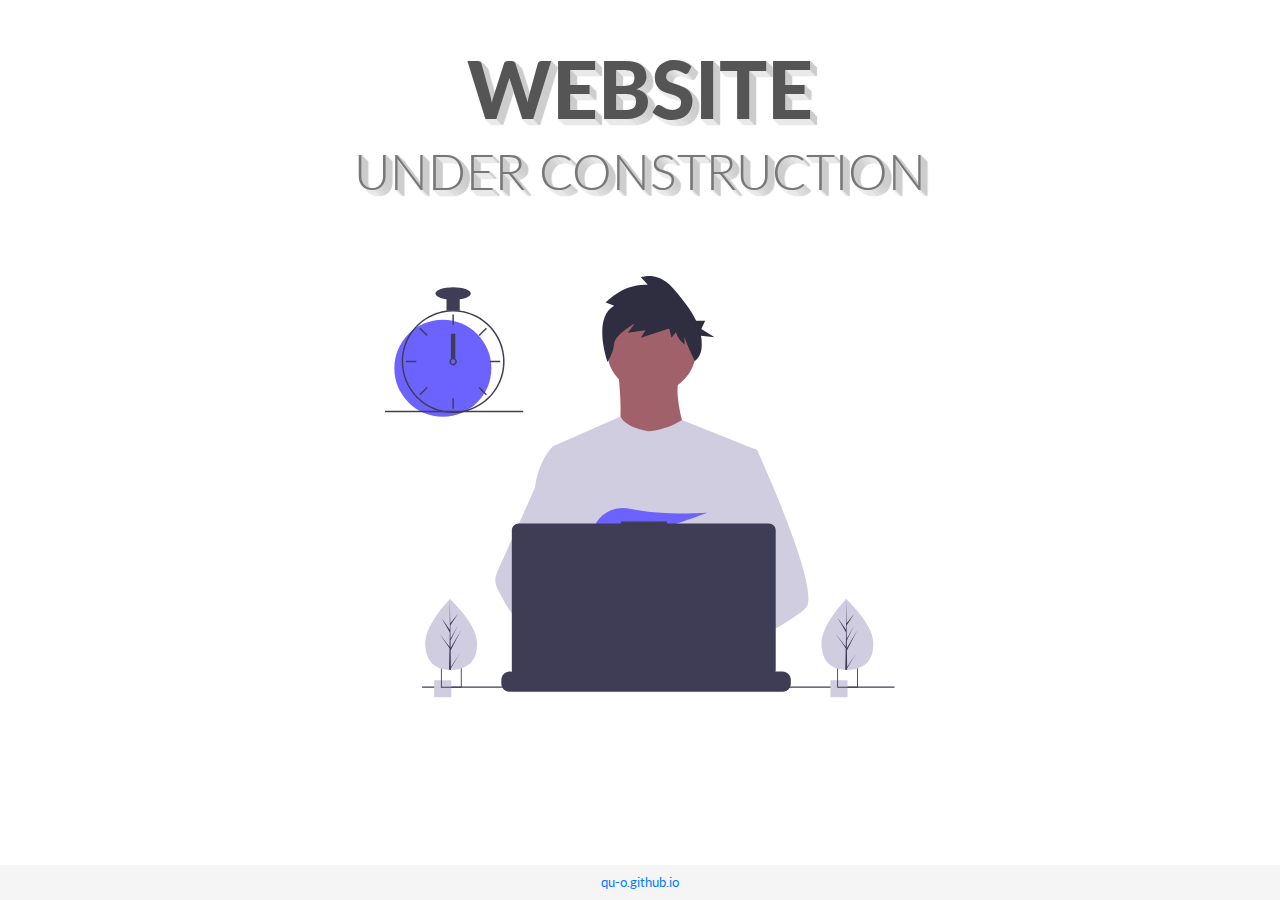
<file: old.html>
<!DOCTYPE html>
<html lang="en">
  <head>
    <meta charset="UTF-8" />
    <meta name="viewport" content="width=device-width, initial-scale=1.0" />
    <meta http-equiv="X-UA-Compatible" content="ie=edge" />
    <link rel="icon" href="data:;base64,iVBORw0KGgo=">

    <!-- Bootstrap -->
    <link
      rel="stylesheet"
      href="https://stackpath.bootstrapcdn.com/bootstrap/4.3.1/css/bootstrap.min.css"
      integrity="sha384-ggOyR0iXCbMQv3Xipma34MD+dH/1fQ784/j6cY/iJTQUOhcWr7x9JvoRxT2MZw1T"
      crossorigin="anonymous"
    />
    <!-- Fonts -->
    <link
      href="https://fonts.googleapis.com/css?family=Lato:400,900&display=swap"
      rel="stylesheet"
    />
    <!-- Material ui icons - google web fonts -->
    <link href="https://fonts.googleapis.com/icon?family=Material+Icons"
      rel="stylesheet">
    <!-- CSS -->
    <link rel="stylesheet" href="style.css" />
    <title>Document</title>
  </head>
  <body>
    <div class="container">
      <div class="row justify-content-center">
        <div class="col-md-10 main-title">
          <h1>Website</h1>
          <h2>under construction</h2>
        </div>
      </div>
      <div class="row align-items-center">
        <div class="col-sm-10 col-md-6 col-lg-6 svg-img p-5">
          <svg
            viewBox="0 0 834 690"
            fill="none"
            xmlns="http://www.w3.org/2000/svg"
          >
            <g id="undraw_dev_productivity_umsq 1" clip-path="url(#clip0)">
              <g id="man">
                <path
                  id="Vector"
                  d="M435.922 191.941C476.534 191.941 509.458 159.018 509.458 118.405C509.458 77.7923 476.534 44.869 435.922 44.869C395.309 44.869 362.385 77.7923 362.385 118.405C362.385 159.018 395.309 191.941 435.922 191.941Z"
                  fill="#A0616A"
                />
                <path
                  id="Vector_2"
                  d="M381.036 155.173C381.036 155.173 394.891 259.616 373.576 271.339C352.261 283.062 500.399 284.128 500.399 284.128C500.399 284.128 467.361 193.54 482.281 165.831L381.036 155.173Z"
                  fill="#A0616A"
                />
                <path
                  id="Vector_3"
                  d="M608.57 284.656L596.25 340.756L570.2 459.446L569.42 465.946L560.43 541.196L554.45 591.186L550.44 624.766C526.06 637.296 508.39 645.946 508.39 645.946C508.39 645.946 506.87 638.326 504.42 628.576C487.31 633.706 455.65 642.216 428.82 643.916C438.59 654.806 443.08 665.036 436.99 672.586C418.61 695.346 342.73 647.666 316.19 629.886C315.572 634.143 315.338 638.447 315.49 642.746L295.18 627.126L297.19 591.186L300.58 530.376L304.84 454.116C303.497 450.851 302.371 447.5 301.47 444.086C295.25 421.966 287.7 377.796 281.91 340.756C277.25 310.946 273.75 285.756 273.01 280.396C272.91 279.696 272.86 279.336 272.86 279.336L385.29 229.656C393.28 248.186 430.59 253.756 430.59 253.756C461.5 251.626 485.73 235.326 485.73 235.326L608.57 284.656Z"
                  fill="#D0CDE1"
                />
                <path
                  id="Vector_4"
                  d="M374.746 48.8468L360.997 43.3423C360.997 43.3423 389.746 11.6915 429.744 14.4439L418.494 2.05865C418.494 2.05865 445.993 -8.95021 470.992 19.9482C484.134 35.1394 499.339 52.996 508.817 73.1112H523.542L517.396 86.643L538.906 100.175L516.828 97.7442C518.144 105.154 518.346 112.719 517.428 120.189C516.48 127.661 512.667 134.473 506.793 139.187C506.793 139.187 489.741 103.891 489.741 98.387V112.148C489.741 112.148 475.992 99.7631 475.992 91.5065L468.492 101.139L464.742 86.0019L418.494 101.139L425.994 88.7543L397.245 92.8826L408.495 77.7452C408.495 77.7452 375.997 95.6348 374.746 110.772C373.497 125.909 363.984 140.253 363.984 140.253C363.984 140.253 338.498 69.4885 374.746 48.8468Z"
                  fill="#2F2E41"
                />
                <g id="rightHand">
                  <path
                    id="Vector_5"
                    d="M516.92 624.636C516.92 624.636 512.16 626.266 504.42 628.576C487.31 633.706 455.65 642.216 428.82 643.916C405.72 645.396 386.2 641.836 382.63 626.766C381.1 620.286 383.27 614.956 388 610.576C402.12 597.486 439 592.796 468.25 591.186C476.51 590.736 484.15 590.526 490.51 590.446C501.31 590.306 508.39 590.526 508.39 590.526L508.56 591.186L516.92 624.636Z"
                    fill="#A0616A"
                  />
                  <path
                    id="Vector_6"
                    d="M688.5 542.566C681.01 550.686 662.45 562.916 639.95 576.156C631.58 581.076 622.67 586.146 613.58 591.186C591.89 603.216 569.18 615.136 550.44 624.766C526.06 637.296 508.39 645.946 508.39 645.946C508.39 645.946 506.87 638.326 504.42 628.576C501.14 615.526 496.2 598.656 491.05 591.186C490.87 590.926 490.69 590.686 490.51 590.446C489.01 588.476 487.5 587.326 486.01 587.326L560.43 541.196L592.59 521.256L569.42 465.946L540.36 396.566L557.9 340.756L575.53 284.656H608.57C608.57 284.656 619.51 308.536 633.5 341.836C635.59 346.816 637.75 352.006 639.95 357.366C668.73 427.366 704.61 525.116 688.5 542.566Z"
                    fill="#D0CDE1"
                  />
                </g>
                <g id="leftHand">
                  <path
                    id="Vector_7"
                    d="M436.99 672.586C418.61 695.346 342.73 647.666 316.19 629.886C310.41 626.016 306.97 623.566 306.97 623.566L331.25 591.186L338.94 580.936C338.94 580.936 345.82 584.586 355.99 590.526C356.36 590.746 356.73 590.966 357.11 591.186C365.88 596.336 376.89 603.066 388 610.576C403.33 620.946 418.83 632.776 428.82 643.916C438.59 654.806 443.08 665.036 436.99 672.586Z"
                    fill="#A0616A"
                  />
                  <path
                    id="Vector_8"
                    d="M355.99 590.526C353.276 590.516 350.567 590.736 347.89 591.186C324.9 595.136 318.12 615.946 316.19 629.886C315.572 634.143 315.338 638.447 315.49 642.746L295.18 627.126L287.78 621.436C269.97 615.226 254.1 604.196 240.34 591.186C228.403 579.7 217.695 567.001 208.39 553.296C199.122 539.788 190.86 525.616 183.67 510.896C181.664 506.788 180.586 502.29 180.512 497.719C180.437 493.148 181.369 488.617 183.24 484.446L208.39 428.396L245.15 346.476C245.42 344.526 245.717 342.619 246.04 340.756C253.33 298.956 272.86 280.396 272.86 280.396H287.78L297.76 340.756L310.16 415.746L301.47 444.086L281.39 509.536L300.58 530.376L355.99 590.526Z"
                    fill="#D0CDE1"
                  />
                </g>
                <path
                  id="Vector_9"
                  d="M372.877 415.806L385.631 430.687C390.37 429.783 395.319 428.721 400.416 427.529L396.752 415.806L405.71 426.256C459.707 412.976 526.637 387.155 526.637 387.155C526.637 387.155 454.38 392.453 400.428 380.666C376.558 375.451 351.998 387.284 342.202 409.669C336.509 422.679 337.403 433.952 357.596 433.952C364.419 433.835 371.224 433.195 377.949 432.037L372.877 415.806Z"
                  fill="#6C63FF"
                />
              </g>
              <g id="allOther">
                <path
                  id="Vector_10"
                  d="M663.65 660.386V666.456C663.654 668.122 663.345 669.774 662.74 671.326C662.472 672.018 662.147 672.687 661.77 673.326C660.579 675.327 658.887 676.983 656.863 678.133C654.838 679.283 652.549 679.887 650.22 679.886H203.67C201.342 679.887 199.053 679.283 197.028 678.133C195.003 676.983 193.312 675.327 192.12 673.326C191.743 672.687 191.419 672.018 191.15 671.326C190.546 669.774 190.237 668.122 190.24 666.456V660.386C190.24 658.622 190.587 656.876 191.262 655.246C191.936 653.616 192.926 652.136 194.173 650.889C195.42 649.641 196.901 648.652 198.53 647.977C200.16 647.303 201.907 646.956 203.67 646.956H229.41V644.126C229.41 644.053 229.425 643.98 229.453 643.912C229.481 643.844 229.522 643.782 229.574 643.73C229.626 643.678 229.688 643.637 229.756 643.608C229.824 643.58 229.897 643.566 229.97 643.566H243.4C243.474 643.566 243.547 643.58 243.615 643.608C243.683 643.637 243.745 643.678 243.797 643.73C243.849 643.782 243.89 643.844 243.918 643.912C243.946 643.98 243.96 644.053 243.96 644.126V646.956H252.35V644.126C252.35 644.053 252.365 643.98 252.393 643.912C252.421 643.844 252.462 643.782 252.514 643.73C252.566 643.678 252.628 643.637 252.696 643.608C252.764 643.58 252.837 643.566 252.91 643.566H266.34C266.414 643.566 266.487 643.58 266.555 643.608C266.623 643.637 266.684 643.678 266.736 643.73C266.789 643.782 266.83 643.844 266.858 643.912C266.886 643.98 266.9 644.053 266.9 644.126V646.956H275.3V644.126C275.3 644.053 275.315 643.98 275.343 643.912C275.371 643.844 275.412 643.782 275.464 643.73C275.516 643.678 275.578 643.637 275.646 643.608C275.714 643.58 275.787 643.566 275.86 643.566H289.29C289.364 643.566 289.437 643.58 289.505 643.608C289.573 643.637 289.634 643.678 289.687 643.73C289.739 643.782 289.78 643.844 289.808 643.912C289.836 643.98 289.85 644.053 289.85 644.126V646.956H298.24V644.126C298.24 644.053 298.255 643.98 298.283 643.912C298.311 643.844 298.352 643.782 298.404 643.73C298.456 643.678 298.518 643.637 298.586 643.608C298.654 643.58 298.727 643.566 298.8 643.566H312.23C312.304 643.566 312.377 643.58 312.445 643.608C312.513 643.637 312.574 643.678 312.626 643.73C312.679 643.782 312.72 643.844 312.748 643.912C312.776 643.98 312.79 644.053 312.79 644.126V646.956H321.18V644.126C321.18 644.053 321.195 643.98 321.223 643.912C321.251 643.844 321.292 643.782 321.344 643.73C321.396 643.678 321.458 643.637 321.526 643.608C321.594 643.58 321.667 643.566 321.74 643.566H335.17C335.244 643.566 335.317 643.58 335.385 643.608C335.453 643.637 335.514 643.678 335.566 643.73C335.619 643.782 335.66 643.844 335.688 643.912C335.716 643.98 335.73 644.053 335.73 644.126V646.956H344.13V644.126C344.13 644.053 344.145 643.98 344.173 643.912C344.201 643.844 344.242 643.782 344.294 643.73C344.346 643.678 344.408 643.637 344.476 643.608C344.544 643.58 344.617 643.566 344.69 643.566H358.12C358.194 643.566 358.267 643.58 358.335 643.608C358.403 643.637 358.464 643.678 358.516 643.73C358.569 643.782 358.61 643.844 358.638 643.912C358.666 643.98 358.68 644.053 358.68 644.126V646.956H367.07V644.126C367.07 644.053 367.085 643.98 367.113 643.912C367.141 643.844 367.182 643.782 367.234 643.73C367.286 643.678 367.348 643.637 367.416 643.608C367.484 643.58 367.557 643.566 367.63 643.566H472.83C472.904 643.566 472.977 643.58 473.045 643.608C473.113 643.637 473.174 643.678 473.227 643.73C473.279 643.782 473.32 643.844 473.348 643.912C473.376 643.98 473.39 644.053 473.39 644.126V646.956H481.79V644.126C481.79 644.053 481.805 643.98 481.833 643.912C481.861 643.844 481.902 643.782 481.954 643.73C482.006 643.678 482.068 643.637 482.136 643.608C482.204 643.58 482.277 643.566 482.35 643.566H495.78C495.928 643.568 496.07 643.627 496.175 643.732C496.279 643.836 496.339 643.978 496.34 644.126V646.956H504.73V644.126C504.73 644.053 504.745 643.98 504.773 643.912C504.801 643.844 504.842 643.782 504.894 643.73C504.946 643.678 505.008 643.637 505.076 643.608C505.144 643.58 505.217 643.566 505.29 643.566H518.72C518.794 643.566 518.867 643.58 518.935 643.608C519.003 643.637 519.065 643.678 519.117 643.73C519.169 643.782 519.21 643.844 519.238 643.912C519.266 643.98 519.28 644.053 519.28 644.126V646.956H527.67V644.126C527.67 644.053 527.685 643.98 527.713 643.912C527.741 643.844 527.782 643.782 527.834 643.73C527.886 643.678 527.948 643.637 528.016 643.608C528.084 643.58 528.157 643.566 528.23 643.566H541.66C541.734 643.566 541.807 643.58 541.875 643.608C541.943 643.637 542.005 643.678 542.057 643.73C542.109 643.782 542.15 643.844 542.178 643.912C542.206 643.98 542.22 644.053 542.22 644.126V646.956H550.62V644.126C550.62 644.053 550.635 643.98 550.663 643.912C550.691 643.844 550.732 643.782 550.784 643.73C550.836 643.678 550.898 643.637 550.966 643.608C551.034 643.58 551.107 643.566 551.18 643.566H564.61C564.757 643.568 564.898 643.628 565.001 643.733C565.104 643.838 565.161 643.979 565.16 644.126V646.956H573.56V644.126C573.56 644.053 573.575 643.98 573.603 643.912C573.631 643.844 573.672 643.782 573.724 643.73C573.776 643.678 573.838 643.637 573.906 643.608C573.974 643.58 574.047 643.566 574.12 643.566H587.55C587.624 643.566 587.697 643.58 587.765 643.608C587.833 643.637 587.895 643.678 587.947 643.73C587.999 643.782 588.04 643.844 588.068 643.912C588.096 643.98 588.111 644.053 588.11 644.126V646.956H596.5V644.126C596.5 644.053 596.515 643.98 596.543 643.912C596.571 643.844 596.612 643.782 596.664 643.73C596.716 643.678 596.778 643.637 596.846 643.608C596.914 643.58 596.987 643.566 597.06 643.566H610.49C610.564 643.566 610.637 643.58 610.705 643.608C610.773 643.637 610.835 643.678 610.887 643.73C610.939 643.782 610.98 643.844 611.008 643.912C611.036 643.98 611.051 644.053 611.05 644.126V646.956H650.22C651.984 646.956 653.731 647.303 655.36 647.977C656.99 648.652 658.471 649.641 659.718 650.889C660.965 652.136 661.954 653.616 662.629 655.246C663.304 656.876 663.651 658.622 663.65 660.386Z"
                  fill="#3F3D56"
                />
                <path
                  id="Vector_11"
                  d="M833.5 671.326H60.5002V673.326H833.5V671.326Z"
                  fill="#3F3D56"
                />
                <path
                  id="Vector_12"
                  d="M627.695 404.757H461.252V401.326H385.78V404.757H218.651C215.665 404.757 212.801 405.943 210.69 408.054C208.579 410.166 207.392 413.029 207.392 416.015V643.927C207.392 646.913 208.578 649.776 210.69 651.888C212.801 653.999 215.665 655.185 218.651 655.185H627.695C630.68 655.185 633.544 653.999 635.656 651.888C637.767 649.776 638.953 646.913 638.953 643.927V416.015C638.953 414.537 638.662 413.073 638.096 411.707C637.53 410.341 636.701 409.1 635.656 408.054C634.61 407.009 633.369 406.179 632.003 405.614C630.637 405.048 629.173 404.757 627.695 404.757Z"
                  fill="#3F3D56"
                />
                <path
                  id="Vector_13"
                  d="M108.446 661.223H80.446V689.223H108.446V661.223Z"
                  fill="#D0CDE1"
                />
                <path
                  id="Vector_14"
                  d="M91.45 639.223V673.223H125.45V639.223H91.45ZM123.97 671.743H92.92V640.703H123.97V671.743Z"
                  fill="#3F3D56"
                />
                <path
                  id="Vector_15"
                  d="M756.446 661.223H728.446V689.223H756.446V661.223Z"
                  fill="#D0CDE1"
                />
                <path
                  id="Vector_16"
                  d="M739.45 639.223V673.223H773.45V639.223H739.45ZM771.97 671.743H740.92V640.703H771.97V671.743Z"
                  fill="#3F3D56"
                />
                <path
                  id="Vector_17"
                  d="M94.5801 230.113C138.399 230.113 173.921 194.591 173.921 150.773C173.921 106.954 138.399 71.4324 94.5801 71.4324C50.7616 71.4324 15.2396 106.954 15.2396 150.773C15.2396 194.591 50.7616 230.113 94.5801 230.113Z"
                  fill="#6C63FF"
                />
                <path
                  id="Vector_18"
                  d="M122.229 56.49C115.045 55.5764 107.775 55.5764 100.591 56.49C84.5863 58.5914 69.5206 65.2399 57.1812 75.6466C44.8419 86.0533 35.747 99.7814 30.9756 115.202C28.8056 122.229 27.5767 129.514 27.3211 136.864C27.2851 137.886 27.261 138.92 27.261 139.954C27.2833 162.265 36.1561 183.655 51.9323 199.431C67.7084 215.208 89.0991 224.08 111.41 224.103C113.201 224.103 114.992 224.043 116.759 223.934C120.908 223.674 125.03 223.103 129.093 222.227C148.495 218.055 165.798 207.161 177.947 191.468C190.096 175.776 196.308 156.295 195.487 136.467C194.666 116.638 186.864 97.7381 173.459 83.104C160.054 68.4699 141.909 59.0436 122.229 56.49H122.229ZM137.748 217.347H137.736C130.959 219.659 123.905 221.062 116.759 221.518C114.992 221.638 113.201 221.698 111.41 221.698C89.7379 221.672 68.9613 213.051 53.6369 197.727C38.3126 182.402 29.6917 161.626 29.6652 139.954C29.6652 138.92 29.6892 137.886 29.7253 136.864C30.5517 115.744 39.5159 95.7617 54.7414 81.1009C69.9669 66.4401 90.2733 58.2371 111.41 58.209C130.776 58.2101 149.513 65.0866 164.283 77.6132C179.052 90.1399 188.895 107.503 192.057 126.61C195.22 145.716 191.496 165.325 181.55 181.942C171.604 198.559 156.082 211.106 137.748 217.347H137.748Z"
                  fill="#3F3D56"
                />
                <path
                  id="Vector_19"
                  d="M112.612 63.0175H110.208V79.8473H112.612V63.0175Z"
                  fill="#3F3D56"
                />
                <path
                  id="Vector_20"
                  d="M57.8578 84.7016L56.1577 86.4017L68.0582 98.3021L69.7582 96.6021L57.8578 84.7016Z"
                  fill="#3F3D56"
                />
                <path
                  id="Vector_21"
                  d="M34.4738 138.752V141.156H51.3035V138.752H34.4738Z"
                  fill="#3F3D56"
                />
                <path
                  id="Vector_22"
                  d="M56.1577 193.506L57.8578 195.206L69.7582 183.305L68.0582 181.605L56.1577 193.506Z"
                  fill="#3F3D56"
                />
                <path
                  id="Vector_23"
                  d="M153.061 96.602L154.762 98.3021L166.662 86.4016L164.962 84.7016L153.061 96.602Z"
                  fill="#3F3D56"
                />
                <path
                  id="Vector_24"
                  d="M171.516 138.752V141.156H188.346V138.752H171.516Z"
                  fill="#3F3D56"
                />
                <path
                  id="Vector_25"
                  d="M154.762 181.605L153.061 183.305L164.962 195.206L166.662 193.506L154.762 181.605Z"
                  fill="#3F3D56"
                />
                <path
                  id="Vector_26"
                  d="M112.612 200.06H110.208V216.89H112.612V200.06Z"
                  fill="#3F3D56"
                />
                <path
                  id="Vector_27"
                  d="M122.229 35.3686H100.591V57.0069H122.229V35.3686Z"
                  fill="#3F3D56"
                />
                <path
                  id="Vector_28"
                  d="M111.41 38.975C127.344 38.975 140.261 34.4002 140.261 28.7569C140.261 23.1136 127.344 18.5388 111.41 18.5388C95.4759 18.5388 82.5588 23.1136 82.5588 28.7569C82.5588 34.4002 95.4759 38.975 111.41 38.975Z"
                  fill="#3F3D56"
                />
                <path
                  id="Vector_29"
                  d="M226 220.44H0V222.844H226V220.44Z"
                  fill="#3F3D56"
                />
              </g>
              <g id="clock">
                <path
                  id="Vector_30"
                  d="M115.016 94.2729H107.803V135.145H115.016V94.2729Z"
                  fill="#3F3D56"
                />
                <path
                  id="Vector_31"
                  d="M115.016 135.145C113.976 134.365 112.71 133.943 111.41 133.943C110.109 133.943 108.844 134.365 107.803 135.145C107.091 135.686 106.505 136.375 106.084 137.165C105.552 138.181 105.322 139.329 105.421 140.473C105.52 141.616 105.944 142.707 106.643 143.617C107.343 144.527 108.288 145.218 109.368 145.608C110.447 145.998 111.616 146.07 112.735 145.817C113.855 145.564 114.878 144.996 115.685 144.179C116.492 143.363 117.048 142.333 117.288 141.211C117.528 140.088 117.441 138.921 117.039 137.846C116.636 136.771 115.934 135.834 115.016 135.145H115.016ZM111.41 143.56C110.454 143.557 109.539 143.176 108.863 142.501C108.187 141.825 107.806 140.909 107.803 139.954C107.808 139.224 108.03 138.513 108.441 137.91C108.793 137.4 109.271 136.989 109.828 136.718C110.385 136.447 111.003 136.324 111.622 136.361C112.241 136.398 112.84 136.595 113.361 136.931C113.881 137.267 114.306 137.732 114.595 138.281C114.883 138.83 115.025 139.444 115.007 140.063C114.988 140.683 114.811 141.288 114.49 141.818C114.17 142.349 113.718 142.788 113.179 143.093C112.639 143.399 112.03 143.559 111.41 143.56V143.56Z"
                  fill="#3F3D56"
                />
              </g>
              <g id="leftTree">
                <path
                  id="Vector_32"
                  d="M150.594 599.754C151.527 631.704 132.859 643.413 109.43 644.097C108.886 644.113 108.345 644.123 107.805 644.126C106.719 644.135 105.643 644.117 104.577 644.072C83.3891 643.193 66.6173 631.945 65.7495 602.232C64.8515 571.482 103.018 531.529 105.882 528.574L105.887 528.571C105.996 528.458 106.052 528.402 106.052 528.402C106.052 528.402 149.661 567.807 150.594 599.754Z"
                  fill="#D0CDE1"
                />
                <path
                  id="Vector_33"
                  d="M107.744 639.255L122.626 617.124L107.774 641.636L107.805 644.126C106.719 644.135 105.643 644.117 104.577 644.072L105.316 612.06L105.295 611.813L105.323 611.766L105.393 608.741L89.0953 585.078L105.374 606.477L105.432 607.116L105.989 582.93L91.9123 558.397L106.029 578.681L105.882 528.574L105.882 528.407L105.887 528.571L106.822 568.062L119.651 552.021L106.864 571.464L107.144 593.098L118.949 571.984L107.187 596.279L107.343 608.309L124.512 578.897L107.395 612.505L107.744 639.255Z"
                  fill="#3F3D56"
                />
              </g>
              <g id="righTree">
                <path
                  id="Vector_34"
                  d="M798.594 599.754C799.527 631.704 780.859 643.413 757.43 644.097C756.886 644.113 756.345 644.123 755.805 644.126C754.719 644.135 753.643 644.117 752.577 644.072C731.389 643.193 714.617 631.945 713.75 602.232C712.852 571.482 751.018 531.529 753.882 528.574L753.887 528.571C753.996 528.458 754.052 528.402 754.052 528.402C754.052 528.402 797.661 567.807 798.594 599.754Z"
                  fill="#D0CDE1"
                />
                <path
                  id="Vector_35"
                  d="M755.744 639.255L770.626 617.124L755.774 641.636L755.805 644.126C754.719 644.135 753.643 644.117 752.577 644.072L753.316 612.06L753.295 611.813L753.323 611.766L753.393 608.741L737.095 585.078L753.374 606.477L753.432 607.116L753.989 582.93L739.912 558.397L754.029 578.681L753.882 528.574L753.882 528.407L753.887 528.571L754.822 568.062L767.651 552.021L754.864 571.464L755.144 593.098L766.949 571.984L755.187 596.279L755.343 608.309L772.512 578.897L755.395 612.505L755.744 639.255Z"
                  fill="#3F3D56"
                />
              </g>
              <g id="pc-circle">
                <path
                  id="Vector_36"
                  d="M422.5 512.326C436.307 512.326 447.5 501.133 447.5 487.326C447.5 473.519 436.307 462.326 422.5 462.326C408.693 462.326 397.5 473.519 397.5 487.326C397.5 501.133 408.693 512.326 422.5 512.326Z"
                  fill="#3F3D56"
                />
              </g>
            </g>
            <defs>
              <clipPath id="clip0">
                <rect width="833.5" height="689.223" fill="white" />
              </clipPath>
            </defs>
          </svg>
        </div>
      </div>
     
    </div>
      <footer class="footer">
        <div class="container text-center">
          <span> <a href="https://qu-o.github.io">qu-o.github.io</a> </span>
        </div>
      </footer>

    <!-- Optional JavaScript -->
    <!-- jQuery first, then Popper.js, then Bootstrap JS -->
    <script
      src="https://code.jquery.com/jquery-3.3.1.slim.min.js"
      integrity="sha384-q8i/X+965DzO0rT7abK41JStQIAqVgRVzpbzo5smXKp4YfRvH+8abtTE1Pi6jizo"
      crossorigin="anonymous"
    ></script>
    <script
      src="https://cdnjs.cloudflare.com/ajax/libs/popper.js/1.14.3/umd/popper.min.js"
      integrity="sha384-ZMP7rVo3mIykV+2+9J3UJ46jBk0WLaUAdn689aCwoqbBJiSnjAK/l8WvCWPIPm49"
      crossorigin="anonymous"
    ></script>
    <script
      src="https://stackpath.bootstrapcdn.com/bootstrap/4.1.3/js/bootstrap.min.js"
      integrity="sha384-ChfqqxuZUCnJSK3+MXmPNIyE6ZbWh2IMqE241rYiqJxyMiZ6OW/JmZQ5stwEULTy"
      crossorigin="anonymous"
    ></script>
  </body>
</html>
</file>
<file: style.css>
*{
    margin: 0;
    padding: 0;
    box-sizing: border-box;
}

html{
    font-size: 62.5%; /* 1rem = 10px */
}

body{
    font-family: "Lato", sans-serif;
    font-weight: 400;
    line-height: 1.7;
    color: #777;
    
}

.main-title{
    text-align: center;
    margin-top: 4rem;
    margin-bottom: 8rem;
    text-shadow: 
    1px 0px 1px #ccc, 0px 1px 1px #eee, 
    2px 1px 1px #ccc, 1px 2px 1px #eee,
    3px 2px 1px #ccc, 2px 3px 1px #eee,
    4px 3px 1px #ccc, 3px 4px 1px #eee,
    5px 4px 1px #ccc, 4px 5px 1px #eee,
    6px 5px 1px #ccc, 5px 6px 1px #eee,
    7px 6px 1px #ccc;
}

.main-title h1{
    font-size: 7rem;
    text-transform: uppercase;
    font-weight: 800;
    color: #555;
}

.main-title h2{
    font-size: 4rem;
    font-weight: 300;
    text-transform: uppercase;
}

.svg-img{
   display: block;
   margin: auto;
}

svg{
    display: block;
   margin: auto;
}

#clock{
    animation: clockHand 5s infinite linear;
    
    
    transform-box: fill-box;
    transform-origin: bottom;
}

#leftTree, #righTree{
    animation: tree 2s ease-in-out infinite alternate;
    transform-box: fill-box;
    transform-origin: bottom;
}

#man{
    animation: manBody 1s ease-in-out infinite alternate;
    transform-box: fill-box;
    transform-origin: bottom;
}

#pc-circle{
    fill: #6ace66;
    stroke-width: 4;
    animation: change-light 4s linear infinite alternate;
}

.footer {
    position: absolute;
    bottom: 0;
    width: 100%;
    height: 35px;
    line-height: 35px;
    background-color: #f5f5f5;
    font-size: 1.3rem;
}

@keyframes clockHand{
    from{
        transform: rotateZ(0deg);
    }
    from{
        transform: rotateZ(-360deg);
    }
}

@keyframes manBody{
    from{
        transform: rotateX(0deg);
    }
    to{
        transform: rotateX(10deg);
    }
}

@keyframes tree{
    from{
        transform: rotateZ(10deg);
    }
    to{
        transform: rotateZ(-20deg);
    }
}

@keyframes change-light {
    0% {
        stroke: #cd61f8;
      }
      25% {
        stroke: #6ace66;
      }
      75% {
        stroke: #2995c0;
      }
      100% {
        stroke: #e92949;
      }
  }

  /* Media Queries */

  @media (min-width: 640px){
    .main-title h1{
        font-size: 5rem;
        text-transform: uppercase;
        font-weight: 700;
        color: #555;
    }
    
    .main-title h2{
        font-size: 3rem;
        font-weight: 300;
        text-transform: uppercase;
    }
    
     
    }
     
    @media (min-width: 768px){
        .main-title h1{
            font-size: 6rem;
            text-transform: uppercase;
            font-weight: 800;
            color: #555;
        }
        
        .main-title h2{
            font-size: 4rem;
            font-weight: 300;
            text-transform: uppercase;
        }
    
     
    }
     
    @media (min-width: 1024px){
     
        .main-title h1{
            font-size: 7rem;
            text-transform: uppercase;
            font-weight: 900;
            color: #555;
        }
        
        .main-title h2{
            font-size: 5rem;
            font-weight: 300;
            text-transform: uppercase;
        }
     
    }
     
    @media (min-width: 1200px){
     
        .main-title h1{
            font-size: 8rem;
            text-transform: uppercase;
            font-weight: 900;
            color: #555;
        }
        
        .main-title h2{
            font-size: 5rem;
            font-weight: 300;
            text-transform: uppercase;
        }

        .main-title{
            text-align: center;
            margin-top: 4rem;
            margin-bottom: 4rem;
        }
        
     
    }
</file>
<file: assets/css/main.css>
@import url("fontawesome-all.min.css");
@import url("https://fonts.googleapis.com/css?family=Source+Sans+Pro:400,400italic");

/*
	Strata by HTML5 UP
	html5up.net | @ajlkn
	Free for personal and commercial use under the CCA 3.0 license (html5up.net/license)
*/

html, body, div, span, applet, object,
iframe, h1, h2, h3, h4, h5, h6, p, blockquote,
pre, a, abbr, acronym, address, big, cite,
code, del, dfn, em, img, ins, kbd, q, s, samp,
small, strike, strong, sub, sup, tt, var, b,
u, i, center, dl, dt, dd, ol, ul, li, fieldset,
form, label, legend, table, caption, tbody,
tfoot, thead, tr, th, td, article, aside,
canvas, details, embed, figure, figcaption,
footer, header, hgroup, menu, nav, output, ruby,
section, summary, time, mark, audio, video {
	margin: 0;
	padding: 0;
	border: 0;
	font-size: 100%;
	font: inherit;
	vertical-align: baseline;}

article, aside, details, figcaption, figure,
footer, header, hgroup, menu, nav, section {
	display: block;}

body {
	line-height: 1;
}

ol, ul {
	list-style: none;
}

blockquote, q {
	quotes: none;
}

	blockquote:before, blockquote:after, q:before, q:after {
		content: '';
		content: none;
	}

table {
	border-collapse: collapse;
	border-spacing: 0;
}

body {
	-webkit-text-size-adjust: none;
}

mark {
	background-color: transparent;
	color: inherit;
}

input::-moz-focus-inner {
	border: 0;
	padding: 0;
}

input, select, textarea {
	-moz-appearance: none;
	-webkit-appearance: none;
	-ms-appearance: none;
	appearance: none;
}

/* Basic */

	html {
		box-sizing: border-box;
	}

	*, *:before, *:after {
		box-sizing: inherit;
	}

	body {
		background: #fff;
	}

		body.is-preload *, body.is-preload *:before, body.is-preload *:after {
			-moz-animation: none !important;
			-webkit-animation: none !important;
			-ms-animation: none !important;
			animation: none !important;
			-moz-transition: none !important;
			-webkit-transition: none !important;
			-ms-transition: none !important;
			transition: none !important;
		}

	body, input, select, textarea {
		color: #a2a2a2;
		font-family: "Source Sans Pro", Helvetica, sans-serif;
		font-size: 16pt;
		font-weight: 400;
		line-height: 1.75em;
	}

	a {
		-moz-transition: color 0.2s ease-in-out, border-color 0.2s ease-in-out;
		-webkit-transition: color 0.2s ease-in-out, border-color 0.2s ease-in-out;
		-ms-transition: color 0.2s ease-in-out, border-color 0.2s ease-in-out;
		transition: color 0.2s ease-in-out, border-color 0.2s ease-in-out;
		border-bottom: dotted 1px;
		color: #49bf9d;
		text-decoration: none;
	}

		a:hover {
			border-bottom-color: transparent;
			color: #49bf9d !important;
			text-decoration: none;
		}

	strong, b {
		color: #787878;
		font-weight: 400;
	}

	em, i {
		font-style: italic;
	}

	p {
		margin: 0 0 2em 0;
	}

	h1, h2, h3, h4, h5, h6 {
		color: #787878;
		font-weight: 400;
		line-height: 1em;
		margin: 0 0 1em 0;
	}

		h1 a, h2 a, h3 a, h4 a, h5 a, h6 a {
			color: inherit;
			text-decoration: none;
		}

	h1 {
		font-size: 2em;
		line-height: 1.5em;
	}

	h2 {
		font-size: 1.5em;
		line-height: 1.5em;
	}

	h3 {
		font-size: 1.25em;
		line-height: 1.5em;
	}

	h4 {
		font-size: 1.1em;
		line-height: 1.5em;
	}

	h5 {
		font-size: 0.9em;
		line-height: 1.5em;
	}

	h6 {
		font-size: 0.7em;
		line-height: 1.5em;
	}

	sub {
		font-size: 0.8em;
		position: relative;
		top: 0.5em;
	}

	sup {
		font-size: 0.8em;
		position: relative;
		top: -0.5em;
	}

	hr {
		border: 0;
		border-bottom: solid 2px #efefef;
		margin: 2em 0;
	}

		hr.major {
			margin: 3em 0;
		}

	blockquote {
		border-left: solid 6px #efefef;
		font-style: italic;
		margin: 0 0 2em 0;
		padding: 0.5em 0 0.5em 1.5em;
	}

	code {
		background: #f7f7f7;
		border-radius: 0.35em;
		border: solid 2px #efefef;
		font-family: "Courier New", monospace;
		font-size: 0.9em;
		margin: 0 0.25em;
		padding: 0.25em 0.65em;
	}

	pre {
		-webkit-overflow-scrolling: touch;
		font-family: "Courier New", monospace;
		font-size: 0.9em;
		margin: 0 0 2em 0;
	}

		pre code {
			display: block;
			line-height: 1.75em;
			padding: 1em 1.5em;
			overflow-x: auto;
		}

	.align-left {
		text-align: left;
	}

	.align-center {
		text-align: center;
	}

	.align-right {
		text-align: right;
	}

/* Container */

	.container {
		margin: 0 auto;
		max-width: calc(100% - 4em);
		width: 100%;
	}

		.container.xsmall {
			width: 25%;
		}

		.container.small {
			width: 50%;
		}

		.container.medium {
			width: 75%;
		}

		.container.large {
			width: 125%;
		}

		.container.xlarge {
			width: 150%;
		}

		.container.max {
			width: 100%;
		}

		@media screen and (max-width: 980px) {

			.container {
				width: 100% !important;
				max-width: 100% !important;
			}

		}

		@media screen and (max-width: 480px) {

			.container {
				max-width: calc(100% - 3em);
			}

		}

/* Row */

	.row {
		display: flex;
		flex-wrap: wrap;
		box-sizing: border-box;
		align-items: stretch;
	}

		.row > * {
			box-sizing: border-box;
		}

		.row.gtr-uniform > * > :last-child {
			margin-bottom: 0;
		}

		.row.aln-left {
			justify-content: flex-start;
		}

		.row.aln-center {
			justify-content: center;
		}

		.row.aln-right {
			justify-content: flex-end;
		}

		.row.aln-top {
			align-items: flex-start;
		}

		.row.aln-middle {
			align-items: center;
		}

		.row.aln-bottom {
			align-items: flex-end;
		}

		.row > .imp {
			order: -1;
		}

		.row > .col-1 {
			width: 8.33333%;
		}

		.row > .off-1 {
			margin-left: 8.33333%;
		}

		.row > .col-2 {
			width: 16.66667%;
		}

		.row > .off-2 {
			margin-left: 16.66667%;
		}

		.row > .col-3 {
			width: 25%;
		}

		.row > .off-3 {
			margin-left: 25%;
		}

		.row > .col-4 {
			width: 33.33333%;
		}

		.row > .off-4 {
			margin-left: 33.33333%;
		}

		.row > .col-5 {
			width: 41.66667%;
		}

		.row > .off-5 {
			margin-left: 41.66667%;
		}

		.row > .col-6 {
			width: 50%;
		}

		.row > .off-6 {
			margin-left: 50%;
		}

		.row > .col-7 {
			width: 58.33333%;
		}

		.row > .off-7 {
			margin-left: 58.33333%;
		}

		.row > .col-8 {
			width: 66.66667%;
		}

		.row > .off-8 {
			margin-left: 66.66667%;
		}

		.row > .col-9 {
			width: 75%;
		}

		.row > .off-9 {
			margin-left: 75%;
		}

		.row > .col-10 {
			width: 83.33333%;
		}

		.row > .off-10 {
			margin-left: 83.33333%;
		}

		.row > .col-11 {
			width: 91.66667%;
		}

		.row > .off-11 {
			margin-left: 91.66667%;
		}

		.row > .col-12 {
			width: 100%;
		}

		.row > .off-12 {
			margin-left: 100%;
		}

		.row.gtr-0 {
			margin-top: 0;
			margin-left: 0em;
		}

			.row.gtr-0 > * {
				padding: 0 0 0 0em;
			}

			.row.gtr-0.gtr-uniform {
				margin-top: 0em;
			}

				.row.gtr-0.gtr-uniform > * {
					padding-top: 0em;
				}

		.row.gtr-25 {
			margin-top: 0;
			margin-left: -0.625em;
		}

			.row.gtr-25 > * {
				padding: 0 0 0 0.625em;
			}

			.row.gtr-25.gtr-uniform {
				margin-top: -0.625em;
			}

				.row.gtr-25.gtr-uniform > * {
					padding-top: 0.625em;
				}

		.row.gtr-50 {
			margin-top: 0;
			margin-left: -1.25em;
		}

			.row.gtr-50 > * {
				padding: 0 0 0 1.25em;
			}

			.row.gtr-50.gtr-uniform {
				margin-top: -1.25em;
			}

				.row.gtr-50.gtr-uniform > * {
					padding-top: 1.25em;
				}

		.row {
			margin-top: 0;
			margin-left: -2.5em;
		}

			.row > * {
				padding: 0 0 0 2.5em;
			}

			.row.gtr-uniform {
				margin-top: -2.5em;
			}

				.row.gtr-uniform > * {
					padding-top: 2.5em;
				}

		.row.gtr-150 {
			margin-top: 0;
			margin-left: -3.75em;
		}

			.row.gtr-150 > * {
				padding: 0 0 0 3.75em;
			}

			.row.gtr-150.gtr-uniform {
				margin-top: -3.75em;
			}

				.row.gtr-150.gtr-uniform > * {
					padding-top: 3.75em;
				}

		.row.gtr-200 {
			margin-top: 0;
			margin-left: -5em;
		}

			.row.gtr-200 > * {
				padding: 0 0 0 5em;
			}

			.row.gtr-200.gtr-uniform {
				margin-top: -5em;
			}

				.row.gtr-200.gtr-uniform > * {
					padding-top: 5em;
				}

		@media screen and (max-width: 1800px) {

			.row {
				display: flex;
				flex-wrap: wrap;
				box-sizing: border-box;
				align-items: stretch;
			}

				.row > * {
					box-sizing: border-box;
				}

				.row.gtr-uniform > * > :last-child {
					margin-bottom: 0;
				}

				.row.aln-left {
					justify-content: flex-start;
				}

				.row.aln-center {
					justify-content: center;
				}

				.row.aln-right {
					justify-content: flex-end;
				}

				.row.aln-top {
					align-items: flex-start;
				}

				.row.aln-middle {
					align-items: center;
				}

				.row.aln-bottom {
					align-items: flex-end;
				}

				.row > .imp-xlarge {
					order: -1;
				}

				.row > .col-1-xlarge {
					width: 8.33333%;
				}

				.row > .off-1-xlarge {
					margin-left: 8.33333%;
				}

				.row > .col-2-xlarge {
					width: 16.66667%;
				}

				.row > .off-2-xlarge {
					margin-left: 16.66667%;
				}

				.row > .col-3-xlarge {
					width: 25%;
				}

				.row > .off-3-xlarge {
					margin-left: 25%;
				}

				.row > .col-4-xlarge {
					width: 33.33333%;
				}

				.row > .off-4-xlarge {
					margin-left: 33.33333%;
				}

				.row > .col-5-xlarge {
					width: 41.66667%;
				}

				.row > .off-5-xlarge {
					margin-left: 41.66667%;
				}

				.row > .col-6-xlarge {
					width: 50%;
				}

				.row > .off-6-xlarge {
					margin-left: 50%;
				}

				.row > .col-7-xlarge {
					width: 58.33333%;
				}

				.row > .off-7-xlarge {
					margin-left: 58.33333%;
				}

				.row > .col-8-xlarge {
					width: 66.66667%;
				}

				.row > .off-8-xlarge {
					margin-left: 66.66667%;
				}

				.row > .col-9-xlarge {
					width: 75%;
				}

				.row > .off-9-xlarge {
					margin-left: 75%;
				}

				.row > .col-10-xlarge {
					width: 83.33333%;
				}

				.row > .off-10-xlarge {
					margin-left: 83.33333%;
				}

				.row > .col-11-xlarge {
					width: 91.66667%;
				}

				.row > .off-11-xlarge {
					margin-left: 91.66667%;
				}

				.row > .col-12-xlarge {
					width: 100%;
				}

				.row > .off-12-xlarge {
					margin-left: 100%;
				}

				.row.gtr-0 {
					margin-top: 0;
					margin-left: 0em;
				}

					.row.gtr-0 > * {
						padding: 0 0 0 0em;
					}

					.row.gtr-0.gtr-uniform {
						margin-top: 0em;
					}

						.row.gtr-0.gtr-uniform > * {
							padding-top: 0em;
						}

				.row.gtr-25 {
					margin-top: 0;
					margin-left: -0.625em;
				}

					.row.gtr-25 > * {
						padding: 0 0 0 0.625em;
					}

					.row.gtr-25.gtr-uniform {
						margin-top: -0.625em;
					}

						.row.gtr-25.gtr-uniform > * {
							padding-top: 0.625em;
						}

				.row.gtr-50 {
					margin-top: 0;
					margin-left: -1.25em;
				}

					.row.gtr-50 > * {
						padding: 0 0 0 1.25em;
					}

					.row.gtr-50.gtr-uniform {
						margin-top: -1.25em;
					}

						.row.gtr-50.gtr-uniform > * {
							padding-top: 1.25em;
						}

				.row {
					margin-top: 0;
					margin-left: -2.5em;
				}

					.row > * {
						padding: 0 0 0 2.5em;
					}

					.row.gtr-uniform {
						margin-top: -2.5em;
					}

						.row.gtr-uniform > * {
							padding-top: 2.5em;
						}

				.row.gtr-150 {
					margin-top: 0;
					margin-left: -3.75em;
				}

					.row.gtr-150 > * {
						padding: 0 0 0 3.75em;
					}

					.row.gtr-150.gtr-uniform {
						margin-top: -3.75em;
					}

						.row.gtr-150.gtr-uniform > * {
							padding-top: 3.75em;
						}

				.row.gtr-200 {
					margin-top: 0;
					margin-left: -5em;
				}

					.row.gtr-200 > * {
						padding: 0 0 0 5em;
					}

					.row.gtr-200.gtr-uniform {
						margin-top: -5em;
					}

						.row.gtr-200.gtr-uniform > * {
							padding-top: 5em;
						}

		}

		@media screen and (max-width: 1280px) {

			.row {
				display: flex;
				flex-wrap: wrap;
				box-sizing: border-box;
				align-items: stretch;
			}

				.row > * {
					box-sizing: border-box;
				}

				.row.gtr-uniform > * > :last-child {
					margin-bottom: 0;
				}

				.row.aln-left {
					justify-content: flex-start;
				}

				.row.aln-center {
					justify-content: center;
				}

				.row.aln-right {
					justify-content: flex-end;
				}

				.row.aln-top {
					align-items: flex-start;
				}

				.row.aln-middle {
					align-items: center;
				}

				.row.aln-bottom {
					align-items: flex-end;
				}

				.row > .imp-large {
					order: -1;
				}

				.row > .col-1-large {
					width: 8.33333%;
				}

				.row > .off-1-large {
					margin-left: 8.33333%;
				}

				.row > .col-2-large {
					width: 16.66667%;
				}

				.row > .off-2-large {
					margin-left: 16.66667%;
				}

				.row > .col-3-large {
					width: 25%;
				}

				.row > .off-3-large {
					margin-left: 25%;
				}

				.row > .col-4-large {
					width: 33.33333%;
				}

				.row > .off-4-large {
					margin-left: 33.33333%;
				}

				.row > .col-5-large {
					width: 41.66667%;
				}

				.row > .off-5-large {
					margin-left: 41.66667%;
				}

				.row > .col-6-large {
					width: 50%;
				}

				.row > .off-6-large {
					margin-left: 50%;
				}

				.row > .col-7-large {
					width: 58.33333%;
				}

				.row > .off-7-large {
					margin-left: 58.33333%;
				}

				.row > .col-8-large {
					width: 66.66667%;
				}

				.row > .off-8-large {
					margin-left: 66.66667%;
				}

				.row > .col-9-large {
					width: 75%;
				}

				.row > .off-9-large {
					margin-left: 75%;
				}

				.row > .col-10-large {
					width: 83.33333%;
				}

				.row > .off-10-large {
					margin-left: 83.33333%;
				}

				.row > .col-11-large {
					width: 91.66667%;
				}

				.row > .off-11-large {
					margin-left: 91.66667%;
				}

				.row > .col-12-large {
					width: 100%;
				}

				.row > .off-12-large {
					margin-left: 100%;
				}

				.row.gtr-0 {
					margin-top: 0;
					margin-left: 0em;
				}

					.row.gtr-0 > * {
						padding: 0 0 0 0em;
					}

					.row.gtr-0.gtr-uniform {
						margin-top: 0em;
					}

						.row.gtr-0.gtr-uniform > * {
							padding-top: 0em;
						}

				.row.gtr-25 {
					margin-top: 0;
					margin-left: -0.5em;
				}

					.row.gtr-25 > * {
						padding: 0 0 0 0.5em;
					}

					.row.gtr-25.gtr-uniform {
						margin-top: -0.5em;
					}

						.row.gtr-25.gtr-uniform > * {
							padding-top: 0.5em;
						}

				.row.gtr-50 {
					margin-top: 0;
					margin-left: -1em;
				}

					.row.gtr-50 > * {
						padding: 0 0 0 1em;
					}

					.row.gtr-50.gtr-uniform {
						margin-top: -1em;
					}

						.row.gtr-50.gtr-uniform > * {
							padding-top: 1em;
						}

				.row {
					margin-top: 0;
					margin-left: -2em;
				}

					.row > * {
						padding: 0 0 0 2em;
					}

					.row.gtr-uniform {
						margin-top: -2em;
					}

						.row.gtr-uniform > * {
							padding-top: 2em;
						}

				.row.gtr-150 {
					margin-top: 0;
					margin-left: -3em;
				}

					.row.gtr-150 > * {
						padding: 0 0 0 3em;
					}

					.row.gtr-150.gtr-uniform {
						margin-top: -3em;
					}

						.row.gtr-150.gtr-uniform > * {
							padding-top: 3em;
						}

				.row.gtr-200 {
					margin-top: 0;
					margin-left: -4em;
				}

					.row.gtr-200 > * {
						padding: 0 0 0 4em;
					}

					.row.gtr-200.gtr-uniform {
						margin-top: -4em;
					}

						.row.gtr-200.gtr-uniform > * {
							padding-top: 4em;
						}

		}

		@media screen and (max-width: 980px) {

			.row {
				display: flex;
				flex-wrap: wrap;
				box-sizing: border-box;
				align-items: stretch;
			}

				.row > * {
					box-sizing: border-box;
				}

				.row.gtr-uniform > * > :last-child {
					margin-bottom: 0;
				}

				.row.aln-left {
					justify-content: flex-start;
				}

				.row.aln-center {
					justify-content: center;
				}

				.row.aln-right {
					justify-content: flex-end;
				}

				.row.aln-top {
					align-items: flex-start;
				}

				.row.aln-middle {
					align-items: center;
				}

				.row.aln-bottom {
					align-items: flex-end;
				}

				.row > .imp-medium {
					order: -1;
				}

				.row > .col-1-medium {
					width: 8.33333%;
				}

				.row > .off-1-medium {
					margin-left: 8.33333%;
				}

				.row > .col-2-medium {
					width: 16.66667%;
				}

				.row > .off-2-medium {
					margin-left: 16.66667%;
				}

				.row > .col-3-medium {
					width: 25%;
				}

				.row > .off-3-medium {
					margin-left: 25%;
				}

				.row > .col-4-medium {
					width: 33.33333%;
				}

				.row > .off-4-medium {
					margin-left: 33.33333%;
				}

				.row > .col-5-medium {
					width: 41.66667%;
				}

				.row > .off-5-medium {
					margin-left: 41.66667%;
				}

				.row > .col-6-medium {
					width: 50%;
				}

				.row > .off-6-medium {
					margin-left: 50%;
				}

				.row > .col-7-medium {
					width: 58.33333%;
				}

				.row > .off-7-medium {
					margin-left: 58.33333%;
				}

				.row > .col-8-medium {
					width: 66.66667%;
				}

				.row > .off-8-medium {
					margin-left: 66.66667%;
				}

				.row > .col-9-medium {
					width: 75%;
				}

				.row > .off-9-medium {
					margin-left: 75%;
				}

				.row > .col-10-medium {
					width: 83.33333%;
				}

				.row > .off-10-medium {
					margin-left: 83.33333%;
				}

				.row > .col-11-medium {
					width: 91.66667%;
				}

				.row > .off-11-medium {
					margin-left: 91.66667%;
				}

				.row > .col-12-medium {
					width: 100%;
				}

				.row > .off-12-medium {
					margin-left: 100%;
				}

				.row.gtr-0 {
					margin-top: 0;
					margin-left: 0em;
				}

					.row.gtr-0 > * {
						padding: 0 0 0 0em;
					}

					.row.gtr-0.gtr-uniform {
						margin-top: 0em;
					}

						.row.gtr-0.gtr-uniform > * {
							padding-top: 0em;
						}

				.row.gtr-25 {
					margin-top: 0;
					margin-left: -0.5em;
				}

					.row.gtr-25 > * {
						padding: 0 0 0 0.5em;
					}

					.row.gtr-25.gtr-uniform {
						margin-top: -0.5em;
					}

						.row.gtr-25.gtr-uniform > * {
							padding-top: 0.5em;
						}

				.row.gtr-50 {
					margin-top: 0;
					margin-left: -1em;
				}

					.row.gtr-50 > * {
						padding: 0 0 0 1em;
					}

					.row.gtr-50.gtr-uniform {
						margin-top: -1em;
					}

						.row.gtr-50.gtr-uniform > * {
							padding-top: 1em;
						}

				.row {
					margin-top: 0;
					margin-left: -2em;
				}

					.row > * {
						padding: 0 0 0 2em;
					}

					.row.gtr-uniform {
						margin-top: -2em;
					}

						.row.gtr-uniform > * {
							padding-top: 2em;
						}

				.row.gtr-150 {
					margin-top: 0;
					margin-left: -3em;
				}

					.row.gtr-150 > * {
						padding: 0 0 0 3em;
					}

					.row.gtr-150.gtr-uniform {
						margin-top: -3em;
					}

						.row.gtr-150.gtr-uniform > * {
							padding-top: 3em;
						}

				.row.gtr-200 {
					margin-top: 0;
					margin-left: -4em;
				}

					.row.gtr-200 > * {
						padding: 0 0 0 4em;
					}

					.row.gtr-200.gtr-uniform {
						margin-top: -4em;
					}

						.row.gtr-200.gtr-uniform > * {
							padding-top: 4em;
						}

		}

		@media screen and (max-width: 736px) {

			.row {
				display: flex;
				flex-wrap: wrap;
				box-sizing: border-box;
				align-items: stretch;
			}

				.row > * {
					box-sizing: border-box;
				}

				.row.gtr-uniform > * > :last-child {
					margin-bottom: 0;
				}

				.row.aln-left {
					justify-content: flex-start;
				}

				.row.aln-center {
					justify-content: center;
				}

				.row.aln-right {
					justify-content: flex-end;
				}

				.row.aln-top {
					align-items: flex-start;
				}

				.row.aln-middle {
					align-items: center;
				}

				.row.aln-bottom {
					align-items: flex-end;
				}

				.row > .imp-small {
					order: -1;
				}

				.row > .col-1-small {
					width: 8.33333%;
				}

				.row > .off-1-small {
					margin-left: 8.33333%;
				}

				.row > .col-2-small {
					width: 16.66667%;
				}

				.row > .off-2-small {
					margin-left: 16.66667%;
				}

				.row > .col-3-small {
					width: 25%;
				}

				.row > .off-3-small {
					margin-left: 25%;
				}

				.row > .col-4-small {
					width: 33.33333%;
				}

				.row > .off-4-small {
					margin-left: 33.33333%;
				}

				.row > .col-5-small {
					width: 41.66667%;
				}

				.row > .off-5-small {
					margin-left: 41.66667%;
				}

				.row > .col-6-small {
					width: 50%;
				}

				.row > .off-6-small {
					margin-left: 50%;
				}

				.row > .col-7-small {
					width: 58.33333%;
				}

				.row > .off-7-small {
					margin-left: 58.33333%;
				}

				.row > .col-8-small {
					width: 66.66667%;
				}

				.row > .off-8-small {
					margin-left: 66.66667%;
				}

				.row > .col-9-small {
					width: 75%;
				}

				.row > .off-9-small {
					margin-left: 75%;
				}

				.row > .col-10-small {
					width: 83.33333%;
				}

				.row > .off-10-small {
					margin-left: 83.33333%;
				}

				.row > .col-11-small {
					width: 91.66667%;
				}

				.row > .off-11-small {
					margin-left: 91.66667%;
				}

				.row > .col-12-small {
					width: 100%;
				}

				.row > .off-12-small {
					margin-left: 100%;
				}

				.row.gtr-0 {
					margin-top: 0;
					margin-left: 0em;
				}

					.row.gtr-0 > * {
						padding: 0 0 0 0em;
					}

					.row.gtr-0.gtr-uniform {
						margin-top: 0em;
					}

						.row.gtr-0.gtr-uniform > * {
							padding-top: 0em;
						}

				.row.gtr-25 {
					margin-top: 0;
					margin-left: -0.375em;
				}

					.row.gtr-25 > * {
						padding: 0 0 0 0.375em;
					}

					.row.gtr-25.gtr-uniform {
						margin-top: -0.375em;
					}

						.row.gtr-25.gtr-uniform > * {
							padding-top: 0.375em;
						}

				.row.gtr-50 {
					margin-top: 0;
					margin-left: -0.75em;
				}

					.row.gtr-50 > * {
						padding: 0 0 0 0.75em;
					}

					.row.gtr-50.gtr-uniform {
						margin-top: -0.75em;
					}

						.row.gtr-50.gtr-uniform > * {
							padding-top: 0.75em;
						}

				.row {
					margin-top: 0;
					margin-left: -1.5em;
				}

					.row > * {
						padding: 0 0 0 1.5em;
					}

					.row.gtr-uniform {
						margin-top: -1.5em;
					}

						.row.gtr-uniform > * {
							padding-top: 1.5em;
						}

				.row.gtr-150 {
					margin-top: 0;
					margin-left: -2.25em;
				}

					.row.gtr-150 > * {
						padding: 0 0 0 2.25em;
					}

					.row.gtr-150.gtr-uniform {
						margin-top: -2.25em;
					}

						.row.gtr-150.gtr-uniform > * {
							padding-top: 2.25em;
						}

				.row.gtr-200 {
					margin-top: 0;
					margin-left: -3em;
				}

					.row.gtr-200 > * {
						padding: 0 0 0 3em;
					}

					.row.gtr-200.gtr-uniform {
						margin-top: -3em;
					}

						.row.gtr-200.gtr-uniform > * {
							padding-top: 3em;
						}

		}

		@media screen and (max-width: 480px) {

			.row {
				display: flex;
				flex-wrap: wrap;
				box-sizing: border-box;
				align-items: stretch;
			}

				.row > * {
					box-sizing: border-box;
				}

				.row.gtr-uniform > * > :last-child {
					margin-bottom: 0;
				}

				.row.aln-left {
					justify-content: flex-start;
				}

				.row.aln-center {
					justify-content: center;
				}

				.row.aln-right {
					justify-content: flex-end;
				}

				.row.aln-top {
					align-items: flex-start;
				}

				.row.aln-middle {
					align-items: center;
				}

				.row.aln-bottom {
					align-items: flex-end;
				}

				.row > .imp-xsmall {
					order: -1;
				}

				.row > .col-1-xsmall {
					width: 8.33333%;
				}

				.row > .off-1-xsmall {
					margin-left: 8.33333%;
				}

				.row > .col-2-xsmall {
					width: 16.66667%;
				}

				.row > .off-2-xsmall {
					margin-left: 16.66667%;
				}

				.row > .col-3-xsmall {
					width: 25%;
				}

				.row > .off-3-xsmall {
					margin-left: 25%;
				}

				.row > .col-4-xsmall {
					width: 33.33333%;
				}

				.row > .off-4-xsmall {
					margin-left: 33.33333%;
				}

				.row > .col-5-xsmall {
					width: 41.66667%;
				}

				.row > .off-5-xsmall {
					margin-left: 41.66667%;
				}

				.row > .col-6-xsmall {
					width: 50%;
				}

				.row > .off-6-xsmall {
					margin-left: 50%;
				}

				.row > .col-7-xsmall {
					width: 58.33333%;
				}

				.row > .off-7-xsmall {
					margin-left: 58.33333%;
				}

				.row > .col-8-xsmall {
					width: 66.66667%;
				}

				.row > .off-8-xsmall {
					margin-left: 66.66667%;
				}

				.row > .col-9-xsmall {
					width: 75%;
				}

				.row > .off-9-xsmall {
					margin-left: 75%;
				}

				.row > .col-10-xsmall {
					width: 83.33333%;
				}

				.row > .off-10-xsmall {
					margin-left: 83.33333%;
				}

				.row > .col-11-xsmall {
					width: 91.66667%;
				}

				.row > .off-11-xsmall {
					margin-left: 91.66667%;
				}

				.row > .col-12-xsmall {
					width: 100%;
				}

				.row > .off-12-xsmall {
					margin-left: 100%;
				}

				.row.gtr-0 {
					margin-top: 0;
					margin-left: 0em;
				}

					.row.gtr-0 > * {
						padding: 0 0 0 0em;
					}

					.row.gtr-0.gtr-uniform {
						margin-top: 0em;
					}

						.row.gtr-0.gtr-uniform > * {
							padding-top: 0em;
						}

				.row.gtr-25 {
					margin-top: 0;
					margin-left: -0.375em;
				}

					.row.gtr-25 > * {
						padding: 0 0 0 0.375em;
					}

					.row.gtr-25.gtr-uniform {
						margin-top: -0.375em;
					}

						.row.gtr-25.gtr-uniform > * {
							padding-top: 0.375em;
						}

				.row.gtr-50 {
					margin-top: 0;
					margin-left: -0.75em;
				}

					.row.gtr-50 > * {
						padding: 0 0 0 0.75em;
					}

					.row.gtr-50.gtr-uniform {
						margin-top: -0.75em;
					}

						.row.gtr-50.gtr-uniform > * {
							padding-top: 0.75em;
						}

				.row {
					margin-top: 0;
					margin-left: -1.5em;
				}

					.row > * {
						padding: 0 0 0 1.5em;
					}

					.row.gtr-uniform {
						margin-top: -1.5em;
					}

						.row.gtr-uniform > * {
							padding-top: 1.5em;
						}

				.row.gtr-150 {
					margin-top: 0;
					margin-left: -2.25em;
				}

					.row.gtr-150 > * {
						padding: 0 0 0 2.25em;
					}

					.row.gtr-150.gtr-uniform {
						margin-top: -2.25em;
					}

						.row.gtr-150.gtr-uniform > * {
							padding-top: 2.25em;
						}

				.row.gtr-200 {
					margin-top: 0;
					margin-left: -3em;
				}

					.row.gtr-200 > * {
						padding: 0 0 0 3em;
					}

					.row.gtr-200.gtr-uniform {
						margin-top: -3em;
					}

						.row.gtr-200.gtr-uniform > * {
							padding-top: 3em;
						}

		}

/* Section/Article */

	section.special, article.special {
		text-align: center;
	}

	header p {
		color: #b2b2b2;
		position: relative;
		margin: 0 0 1.5em 0;
	}

	header h2 + p {
		font-size: 1.25em;
		margin-top: -1em;
		line-height: 1.5em;
	}

	header h3 + p {
		font-size: 1.1em;
		margin-top: -0.8em;
		line-height: 1.5em;
	}

	header h4 + p,
	header h5 + p,
	header h6 + p {
		font-size: 0.9em;
		margin-top: -0.6em;
		line-height: 1.5em;
	}

	header.major h2 {
		font-size: 2em;
	}

/* Form */

	form {
		margin: 0 0 2em 0;
	}

	label {
		color: #787878;
		display: block;
		font-size: 0.9em;
		font-weight: 400;
		margin: 0 0 1em 0;
	}

	input[type="text"],
	input[type="password"],
	input[type="email"],
	select,
	textarea {
		-moz-appearance: none;
		-webkit-appearance: none;
		-ms-appearance: none;
		appearance: none;
		background: #f7f7f7;
		border-radius: 0.35em;
		border: solid 2px transparent;
		color: inherit;
		display: block;
		outline: 0;
		padding: 0 0.75em;
		text-decoration: none;
		width: 100%;
	}

		input[type="text"]:invalid,
		input[type="password"]:invalid,
		input[type="email"]:invalid,
		select:invalid,
		textarea:invalid {
			box-shadow: none;
		}

		input[type="text"]:focus,
		input[type="password"]:focus,
		input[type="email"]:focus,
		select:focus,
		textarea:focus {
			border-color: #49bf9d;
		}

	select {
		background-image: url("data:image/svg+xml;charset=utf8,%3Csvg xmlns='http://www.w3.org/2000/svg' width='40' height='40' preserveAspectRatio='none' viewBox='0 0 40 40'%3E%3Cpath d='M9.4,12.3l10.4,10.4l10.4-10.4c0.2-0.2,0.5-0.4,0.9-0.4c0.3,0,0.6,0.1,0.9,0.4l3.3,3.3c0.2,0.2,0.4,0.5,0.4,0.9 c0,0.4-0.1,0.6-0.4,0.9L20.7,31.9c-0.2,0.2-0.5,0.4-0.9,0.4c-0.3,0-0.6-0.1-0.9-0.4L4.3,17.3c-0.2-0.2-0.4-0.5-0.4-0.9 c0-0.4,0.1-0.6,0.4-0.9l3.3-3.3c0.2-0.2,0.5-0.4,0.9-0.4S9.1,12.1,9.4,12.3z' fill='%23dfdfdf' /%3E%3C/svg%3E");
		background-size: 1.25rem;
		background-repeat: no-repeat;
		background-position: calc(100% - 1rem) center;
		height: 2.75em;
		padding-right: 2.75em;
		text-overflow: ellipsis;
	}

		select option {
			color: #787878;
			background: #fff;
		}

		select:focus::-ms-value {
			background-color: transparent;
		}

		select::-ms-expand {
			display: none;
		}

	input[type="text"],
	input[type="password"],
	input[type="email"],
	select {
		height: 2.75em;
	}

	textarea {
		padding: 0.75em;
	}

	input[type="checkbox"],
	input[type="radio"] {
		-moz-appearance: none;
		-webkit-appearance: none;
		-ms-appearance: none;
		appearance: none;
		display: block;
		float: left;
		margin-right: -2em;
		opacity: 0;
		width: 1em;
		z-index: -1;
	}

		input[type="checkbox"] + label,
		input[type="radio"] + label {
			text-decoration: none;
			color: #a2a2a2;
			cursor: pointer;
			display: inline-block;
			font-size: 1em;
			font-weight: 400;
			padding-left: 2.4em;
			padding-right: 0.75em;
			position: relative;
		}

			input[type="checkbox"] + label:before,
			input[type="radio"] + label:before {
				-moz-osx-font-smoothing: grayscale;
				-webkit-font-smoothing: antialiased;
				display: inline-block;
				font-style: normal;
				font-variant: normal;
				text-rendering: auto;
				line-height: 1;
				text-transform: none !important;
				font-family: 'Font Awesome 5 Free';
				font-weight: 900;
			}

			input[type="checkbox"] + label:before,
			input[type="radio"] + label:before {
				background: #f7f7f7;
				border-radius: 0.35em;
				border: solid 2px transparent;
				content: '';
				display: inline-block;
				font-size: 0.8em;
				height: 2.0625em;
				left: 0;
				line-height: 1.85625em;
				position: absolute;
				text-align: center;
				top: 0;
				width: 2.0625em;
			}

		input[type="checkbox"]:checked + label:before,
		input[type="radio"]:checked + label:before {
			background: #787878;
			border-color: #787878;
			color: #fff;
			content: '\f00c';
		}

		input[type="checkbox"]:focus + label:before,
		input[type="radio"]:focus + label:before {
			border-color: #49bf9d;
		}

	input[type="checkbox"] + label:before {
		border-radius: 0.35em;
	}

	input[type="radio"] + label:before {
		border-radius: 100%;
	}

	::-webkit-input-placeholder {
		color: #b2b2b2 !important;
		opacity: 1.0;
	}

	:-moz-placeholder {
		color: #b2b2b2 !important;
		opacity: 1.0;
	}

	::-moz-placeholder {
		color: #b2b2b2 !important;
		opacity: 1.0;
	}

	:-ms-input-placeholder {
		color: #b2b2b2 !important;
		opacity: 1.0;
	}

/* Box */

	.box {
		border-radius: 0.35em;
		border: solid 2px #efefef;
		margin-bottom: 2em;
		padding: 1.5em;
	}

		.box > :last-child,
		.box > :last-child > :last-child,
		.box > :last-child > :last-child > :last-child {
			margin-bottom: 0;
		}

		.box.alt {
			border: 0;
			border-radius: 0;
			padding: 0;
		}

/* Icon */

	.icon {
		text-decoration: none;
		border-bottom: none;
		position: relative;
	}

		.icon:before {
			-moz-osx-font-smoothing: grayscale;
			-webkit-font-smoothing: antialiased;
			display: inline-block;
			font-style: normal;
			font-variant: normal;
			text-rendering: auto;
			line-height: 1;
			text-transform: none !important;
			font-family: 'Font Awesome 5 Free';
			font-weight: 400;
		}

		.icon > .label {
			display: none;
		}

		.icon:before {
			line-height: inherit;
		}

		.icon.solid:before {
			font-weight: 900;
		}

		.icon.brands:before {
			font-family: 'Font Awesome 5 Brands';
		}

/* Image */

	.image {
		border-radius: 0.35em;
		border: 0;
		display: inline-block;
		position: relative;
	}

		.image:before {
			-moz-transition: opacity 0.2s ease-in-out;
			-webkit-transition: opacity 0.2s ease-in-out;
			-ms-transition: opacity 0.2s ease-in-out;
			transition: opacity 0.2s ease-in-out;
			background: url("images/overlay.png");
			border-radius: 0.35em;
			content: '';
			display: block;
			height: 100%;
			left: 0;
			opacity: 0.5;
			position: absolute;
			top: 0;
			width: 100%;
		}

		.image.thumb {
			text-align: center;
		}

			.image.thumb:after {
				-moz-transition: opacity 0.2s ease-in-out;
				-webkit-transition: opacity 0.2s ease-in-out;
				-ms-transition: opacity 0.2s ease-in-out;
				transition: opacity 0.2s ease-in-out;
				border-radius: 0.35em;
				border: solid 3px rgba(255, 255, 255, 0.5);
				color: #fff;
				content: 'View';
				display: inline-block;
				font-size: 0.8em;
				font-weight: 400;
				left: 50%;
				line-height: 2.25em;
				margin: -1.25em 0 0 -3em;
				opacity: 0;
				padding: 0 1.5em;
				position: absolute;
				text-align: center;
				text-decoration: none;
				top: 50%;
				white-space: nowrap;
			}

			.image.thumb:hover:after {
				opacity: 1.0;
			}

			.image.thumb:hover:before {
				background: url("images/overlay.png"), url("images/overlay.png");
				opacity: 1.0;
			}

		.image img {
			border-radius: 0.35em;
			display: block;
		}

		.image.left {
			float: left;
			margin: 0 1.5em 1em 0;
			top: 0.25em;
		}

		.image.right {
			float: right;
			margin: 0 0 1em 1.5em;
			top: 0.25em;
		}

		.image.left, .image.right {
			max-width: 40%;
		}

			.image.left img, .image.right img {
				width: 100%;
			}

		.image.fit {
			display: block;
			margin: 0 0 2em 0;
			width: 100%;
		}

			.image.fit img {
				width: 100%;
			}

		.image.avatar {
			border-radius: 100%;
		}

			.image.avatar:before {
				display: none;
			}

			.image.avatar img {
				border-radius: 100%;
				width: 100%;
			}

/* List */

	ol {
		list-style: decimal;
		margin: 0 0 2em 0;
		padding-left: 1.25em;
	}

		ol li {
			padding-left: 0.25em;
		}

	ul {
		list-style: disc;
		margin: 0 0 2em 0;
		padding-left: 1em;
	}

		ul li {
			padding-left: 0.5em;
		}

		ul.alt {
			list-style: none;
			padding-left: 0;
		}

			ul.alt li {
				border-top: solid 2px #efefef;
				padding: 0.5em 0;
			}

				ul.alt li:first-child {
					border-top: 0;
					padding-top: 0;
				}

	dl {
		margin: 0 0 2em 0;
	}

/* Icons */

	ul.icons {
		cursor: default;
		list-style: none;
		padding-left: 0;
	}

		ul.icons li {
			display: inline-block;
			padding: 0 1em 0 0;
		}

			ul.icons li:last-child {
				padding-right: 0;
			}

			ul.icons li .icon:before {
				font-size: 1.5em;
			}

/* Labeled Icons */

	ul.labeled-icons {
		list-style: none;
		padding: 0;
	}

		ul.labeled-icons li {
			line-height: 1.75em;
			margin: 1.5em 0 0 0;
			padding-left: 2.25em;
			position: relative;
		}

			ul.labeled-icons li:first-child {
				margin-top: 0;
			}

			ul.labeled-icons li a {
				color: inherit;
			}

			ul.labeled-icons li h3 {
				color: #b2b2b2;
				left: 0;
				position: absolute;
				text-align: center;
				top: 0;
				width: 1em;
			}

/* Actions */

	ul.actions {
		display: -moz-flex;
		display: -webkit-flex;
		display: -ms-flex;
		display: flex;
		cursor: default;
		list-style: none;
		margin-left: -1em;
		padding-left: 0;
	}

		ul.actions li {
			padding: 0 0 0 1em;
			vertical-align: middle;
		}

		ul.actions.special {
			-moz-justify-content: center;
			-webkit-justify-content: center;
			-ms-justify-content: center;
			justify-content: center;
			width: 100%;
			margin-left: 0;
		}

			ul.actions.special li:first-child {
				padding-left: 0;
			}

		ul.actions.stacked {
			-moz-flex-direction: column;
			-webkit-flex-direction: column;
			-ms-flex-direction: column;
			flex-direction: column;
			margin-left: 0;
		}

			ul.actions.stacked li {
				padding: 1.3em 0 0 0;
			}

				ul.actions.stacked li:first-child {
					padding-top: 0;
				}

		ul.actions.fit {
			width: calc(100% + 1em);
		}

			ul.actions.fit li {
				-moz-flex-grow: 1;
				-webkit-flex-grow: 1;
				-ms-flex-grow: 1;
				flex-grow: 1;
				-moz-flex-shrink: 1;
				-webkit-flex-shrink: 1;
				-ms-flex-shrink: 1;
				flex-shrink: 1;
				width: 100%;
			}

				ul.actions.fit li > * {
					width: 100%;
				}

			ul.actions.fit.stacked {
				width: 100%;
			}

		@media screen and (max-width: 480px) {

			ul.actions:not(.fixed) {
				-moz-flex-direction: column;
				-webkit-flex-direction: column;
				-ms-flex-direction: column;
				flex-direction: column;
				margin-left: 0;
				width: 100% !important;
			}

				ul.actions:not(.fixed) li {
					-moz-flex-grow: 1;
					-webkit-flex-grow: 1;
					-ms-flex-grow: 1;
					flex-grow: 1;
					-moz-flex-shrink: 1;
					-webkit-flex-shrink: 1;
					-ms-flex-shrink: 1;
					flex-shrink: 1;
					padding: 1em 0 0 0;
					text-align: center;
					width: 100%;
				}

					ul.actions:not(.fixed) li > * {
						width: 100%;
					}

					ul.actions:not(.fixed) li:first-child {
						padding-top: 0;
					}

					ul.actions:not(.fixed) li input[type="submit"],
					ul.actions:not(.fixed) li input[type="reset"],
					ul.actions:not(.fixed) li input[type="button"],
					ul.actions:not(.fixed) li button,
					ul.actions:not(.fixed) li .button {
						width: 100%;
					}

						ul.actions:not(.fixed) li input[type="submit"].icon:before,
						ul.actions:not(.fixed) li input[type="reset"].icon:before,
						ul.actions:not(.fixed) li input[type="button"].icon:before,
						ul.actions:not(.fixed) li button.icon:before,
						ul.actions:not(.fixed) li .button.icon:before {
							margin-left: -0.5em;
						}

		}

/* Table */

	.table-wrapper {
		-webkit-overflow-scrolling: touch;
		overflow-x: auto;
	}

	table {
		margin: 0 0 2em 0;
		width: 100%;
	}

		table tbody tr {
			border: solid 1px #efefef;
			border-left: 0;
			border-right: 0;
		}

			table tbody tr:nth-child(2n + 1) {
				background-color: #f7f7f7;
			}

		table td {
			padding: 0.75em 0.75em;
		}

		table th {
			color: #787878;
			font-size: 0.9em;
			font-weight: 400;
			padding: 0 0.75em 0.75em 0.75em;
			text-align: left;
		}

		table thead {
			border-bottom: solid 2px #efefef;
		}

		table tfoot {
			border-top: solid 2px #efefef;
		}

		table.alt {
			border-collapse: separate;
		}

			table.alt tbody tr td {
				border: solid 2px #efefef;
				border-left-width: 0;
				border-top-width: 0;
			}

				table.alt tbody tr td:first-child {
					border-left-width: 2px;
				}

			table.alt tbody tr:first-child td {
				border-top-width: 2px;
			}

			table.alt thead {
				border-bottom: 0;
			}

			table.alt tfoot {
				border-top: 0;
			}

/* Button */

	input[type="submit"],
	input[type="reset"],
	input[type="button"],
	.button {
		-moz-appearance: none;
		-webkit-appearance: none;
		-ms-appearance: none;
		appearance: none;
		-moz-transition: background-color 0.2s ease-in-out, color 0.2s ease-in-out, border-color 0.2s ease-in-out;
		-webkit-transition: background-color 0.2s ease-in-out, color 0.2s ease-in-out, border-color 0.2s ease-in-out;
		-ms-transition: background-color 0.2s ease-in-out, color 0.2s ease-in-out, border-color 0.2s ease-in-out;
		transition: background-color 0.2s ease-in-out, color 0.2s ease-in-out, border-color 0.2s ease-in-out;
		background-color: transparent;
		border-radius: 0.35em;
		border: solid 3px #efefef;
		color: #787878 !important;
		cursor: pointer;
		display: inline-block;
		font-weight: 400;
		height: 3.15em;
		height: calc(2.75em + 6px);
		line-height: 2.75em;
		min-width: 10em;
		padding: 0 1.5em;
		text-align: center;
		text-decoration: none;
		white-space: nowrap;
	}

		input[type="submit"]:hover,
		input[type="reset"]:hover,
		input[type="button"]:hover,
		.button:hover {
			border-color: #49bf9d;
			color: #49bf9d !important;
		}

		input[type="submit"]:active,
		input[type="reset"]:active,
		input[type="button"]:active,
		.button:active {
			background-color: rgba(73, 191, 157, 0.1);
			border-color: #49bf9d;
			color: #49bf9d !important;
		}

		input[type="submit"].icon,
		input[type="reset"].icon,
		input[type="button"].icon,
		.button.icon {
			padding-left: 1.35em;
		}

			input[type="submit"].icon:before,
			input[type="reset"].icon:before,
			input[type="button"].icon:before,
			.button.icon:before {
				margin-right: 0.5em;
			}

		input[type="submit"].fit,
		input[type="reset"].fit,
		input[type="button"].fit,
		.button.fit {
			min-width: 0;
			width: 100%;
		}

		input[type="submit"].small,
		input[type="reset"].small,
		input[type="button"].small,
		.button.small {
			font-size: 0.8em;
		}

		input[type="submit"].large,
		input[type="reset"].large,
		input[type="button"].large,
		.button.large {
			font-size: 1.35em;
		}

		input[type="submit"].primary,
		input[type="reset"].primary,
		input[type="button"].primary,
		.button.primary {
			background-color: #49bf9d;
			border-color: #49bf9d;
			color: #ffffff !important;
		}

			input[type="submit"].primary:hover,
			input[type="reset"].primary:hover,
			input[type="button"].primary:hover,
			.button.primary:hover {
				background-color: #5cc6a7;
				border-color: #5cc6a7;
			}

			input[type="submit"].primary:active,
			input[type="reset"].primary:active,
			input[type="button"].primary:active,
			.button.primary:active {
				background-color: #3eb08f;
				border-color: #3eb08f;
			}

		input[type="submit"].disabled, input[type="submit"]:disabled,
		input[type="reset"].disabled,
		input[type="reset"]:disabled,
		input[type="button"].disabled,
		input[type="button"]:disabled,
		.button.disabled,
		.button:disabled {
			background-color: #e7e7e7 !important;
			border-color: #e7e7e7 !important;
			color: #b2b2b2 !important;
			cursor: default;
		}

/* Work Item */

	.work-item {
		margin: 0 0 2em 0;
	}

		.work-item .image {
			margin: 0 0 1.5em 0;
		}

		.work-item h3 {
			font-size: 1em;
			margin: 0 0 0.5em 0;
		}

		.work-item p {
			font-size: 0.8em;
			line-height: 1.5em;
			margin: 0;
		}

/* Header */

	#header {
		display: -moz-flex;
		display: -webkit-flex;
		display: -ms-flex;
		display: flex;
		-moz-flex-direction: column;
		-webkit-flex-direction: column;
		-ms-flex-direction: column;
		flex-direction: column;
		-moz-align-items: -moz-flex-end;
		-webkit-align-items: -webkit-flex-end;
		-ms-align-items: -ms-flex-end;
		align-items: flex-end;
		-moz-justify-content: space-between;
		-webkit-justify-content: space-between;
		-ms-justify-content: space-between;
		justify-content: space-between;
		background-color: #1f1815;
		background-attachment: scroll,								scroll;
		background-image: url("images/overlay.png"), url("../../images/bg.jpg");
		background-position: top left,							top left;
		background-repeat: repeat,								no-repeat;
		background-size: auto,								150%;
		color: rgba(255, 255, 255, 0.5);
		height: 100%;
		left: 0;
		padding: 8em 4em;
		position: fixed;
		text-align: right;
		top: 0;
		width: 35%;
	}

		#header > * {
			-moz-flex-shrink: 0;
			-webkit-flex-shrink: 0;
			-ms-flex-shrink: 0;
			flex-shrink: 0;
			width: 100%;
		}

		#header > .inner {
			-moz-flex-grow: 1;
			-webkit-flex-grow: 1;
			-ms-flex-grow: 1;
			flex-grow: 1;
			margin: 0 0 2em 0;
		}

		#header strong, #header b {
			color: #ffffff;
		}

		#header h2, #header h3, #header h4, #header h5, #header h6 {
			color: #ffffff;
		}

		#header h1 {
			color: rgba(255, 255, 255, 0.5);
			font-size: 1.35em;
			line-height: 1.75em;
			margin: 0;
		}

		#header .image.avatar {
			margin: 0 0 1em 0;
			width: 6.25em;
		}

/* Footer */

	#footer .icons {
		margin: 1em 0 0 0;
	}

		#footer .icons a {
			color: rgba(255, 255, 255, 0.4);
		}

	#footer .copyright {
		color: rgba(255, 255, 255, 0.4);
		font-size: 0.8em;
		list-style: none;
		margin: 1em 0 0 0;
		padding: 0;
	}

		#footer .copyright li {
			border-left: solid 1px rgba(255, 255, 255, 0.25);
			display: inline-block;
			line-height: 1em;
			margin-left: 0.75em;
			padding-left: 0.75em;
		}

			#footer .copyright li:first-child {
				border-left: 0;
				margin-left: 0;
				padding-left: 0;
			}

			#footer .copyright li a {
				color: inherit;
			}

/* Main */

	#main {
		margin-left: 35%;
		max-width: 54em;
		padding: 8em 4em 4em 4em;
		width: calc(100% - 35%);
	}

		#main > section {
			border-top: solid 2px #efefef;
			margin: 4em 0 0 0;
			padding: 4em 0 0 0;
		}

			#main > section:first-child {
				border-top: 0;
				margin-top: 0;
				padding-top: 0;
			}

/* Poptrox */

	@-moz-keyframes spin {
		0% {
			-moz-transform: rotate(0deg);
			-webkit-transform: rotate(0deg);
			-ms-transform: rotate(0deg);
			transform: rotate(0deg);
		}

		100% {
			-moz-transform: rotate(360deg);
			-webkit-transform: rotate(360deg);
			-ms-transform: rotate(360deg);
			transform: rotate(360deg);
		}
	}

	@-webkit-keyframes spin {
		0% {
			-moz-transform: rotate(0deg);
			-webkit-transform: rotate(0deg);
			-ms-transform: rotate(0deg);
			transform: rotate(0deg);
		}

		100% {
			-moz-transform: rotate(360deg);
			-webkit-transform: rotate(360deg);
			-ms-transform: rotate(360deg);
			transform: rotate(360deg);
		}
	}

	@-ms-keyframes spin {
		0% {
			-moz-transform: rotate(0deg);
			-webkit-transform: rotate(0deg);
			-ms-transform: rotate(0deg);
			transform: rotate(0deg);
		}

		100% {
			-moz-transform: rotate(360deg);
			-webkit-transform: rotate(360deg);
			-ms-transform: rotate(360deg);
			transform: rotate(360deg);
		}
	}

	@keyframes spin {
		0% {
			-moz-transform: rotate(0deg);
			-webkit-transform: rotate(0deg);
			-ms-transform: rotate(0deg);
			transform: rotate(0deg);
		}

		100% {
			-moz-transform: rotate(360deg);
			-webkit-transform: rotate(360deg);
			-ms-transform: rotate(360deg);
			transform: rotate(360deg);
		}
	}

	.poptrox-popup {
		-moz-box-sizing: content-box;
		-webkit-box-sizing: content-box;
		-ms-box-sizing: content-box;
		box-sizing: content-box;
		-webkit-tap-highlight-color: rgba(255, 255, 255, 0);
		background: #fff;
		border-radius: 0.35em;
		box-shadow: 0 0.1em 0.15em 0 rgba(0, 0, 0, 0.15);
		overflow: hidden;
		padding-bottom: 3em;
	}

		.poptrox-popup .loader {
			text-decoration: none;
			-moz-animation: spin 1s linear infinite;
			-webkit-animation: spin 1s linear infinite;
			-ms-animation: spin 1s linear infinite;
			animation: spin 1s linear infinite;
			font-size: 1.5em;
			height: 1em;
			left: 50%;
			line-height: 1em;
			margin: -0.5em 0 0 -0.5em;
			position: absolute;
			top: 50%;
			width: 1em;
		}

			.poptrox-popup .loader:before {
				-moz-osx-font-smoothing: grayscale;
				-webkit-font-smoothing: antialiased;
				display: inline-block;
				font-style: normal;
				font-variant: normal;
				text-rendering: auto;
				line-height: 1;
				text-transform: none !important;
				font-family: 'Font Awesome 5 Free';
				font-weight: 900;
			}

			.poptrox-popup .loader:before {
				content: '\f1ce';
			}

		.poptrox-popup .caption {
			background: #fff;
			bottom: 0;
			cursor: default;
			font-size: 0.9em;
			height: 3em;
			left: 0;
			line-height: 2.8em;
			position: absolute;
			text-align: center;
			width: 100%;
			z-index: 1;
		}

		.poptrox-popup .nav-next,
		.poptrox-popup .nav-previous {
			text-decoration: none;
			-moz-transition: opacity 0.2s ease-in-out;
			-webkit-transition: opacity 0.2s ease-in-out;
			-ms-transition: opacity 0.2s ease-in-out;
			transition: opacity 0.2s ease-in-out;
			-webkit-tap-highlight-color: rgba(255, 255, 255, 0);
			background: rgba(0, 0, 0, 0.01);
			cursor: pointer;
			height: 100%;
			opacity: 0;
			position: absolute;
			top: 0;
			width: 50%;
		}

			.poptrox-popup .nav-next:before,
			.poptrox-popup .nav-previous:before {
				-moz-osx-font-smoothing: grayscale;
				-webkit-font-smoothing: antialiased;
				display: inline-block;
				font-style: normal;
				font-variant: normal;
				text-rendering: auto;
				line-height: 1;
				text-transform: none !important;
				font-family: 'Font Awesome 5 Free';
				font-weight: 900;
			}

			.poptrox-popup .nav-next:before,
			.poptrox-popup .nav-previous:before {
				color: #fff;
				font-size: 2.5em;
				height: 1em;
				line-height: 1em;
				margin-top: -0.75em;
				position: absolute;
				text-align: center;
				top: 50%;
				width: 1.5em;
			}

		.poptrox-popup .nav-next {
			right: 0;
		}

			.poptrox-popup .nav-next:before {
				content: '\f105';
				right: 0;
			}

		.poptrox-popup .nav-previous {
			left: 0;
		}

			.poptrox-popup .nav-previous:before {
				content: '\f104';
				left: 0;
			}

		.poptrox-popup .closer {
			text-decoration: none;
			-moz-transition: opacity 0.2s ease-in-out;
			-webkit-transition: opacity 0.2s ease-in-out;
			-ms-transition: opacity 0.2s ease-in-out;
			transition: opacity 0.2s ease-in-out;
			-webkit-tap-highlight-color: rgba(255, 255, 255, 0);
			color: #fff;
			height: 4em;
			line-height: 4em;
			opacity: 0;
			position: absolute;
			right: 0;
			text-align: center;
			top: 0;
			width: 4em;
			z-index: 2;
		}

			.poptrox-popup .closer:before {
				-moz-osx-font-smoothing: grayscale;
				-webkit-font-smoothing: antialiased;
				display: inline-block;
				font-style: normal;
				font-variant: normal;
				text-rendering: auto;
				line-height: 1;
				text-transform: none !important;
				font-family: 'Font Awesome 5 Free';
				font-weight: 900;
			}

			.poptrox-popup .closer:before {
				-moz-box-sizing: content-box;
				-webkit-box-sizing: content-box;
				-ms-box-sizing: content-box;
				box-sizing: content-box;
				border-radius: 100%;
				border: solid 3px rgba(255, 255, 255, 0.5);
				content: '\f00d';
				display: block;
				font-size: 1em;
				height: 1.75em;
				left: 50%;
				line-height: 1.75em;
				margin: -0.875em 0 0 -0.875em;
				position: absolute;
				top: 50%;
				width: 1.75em;
			}

		.poptrox-popup:hover .nav-next,
		.poptrox-popup:hover .nav-previous {
			opacity: 0.5;
		}

			.poptrox-popup:hover .nav-next:hover,
			.poptrox-popup:hover .nav-previous:hover {
				opacity: 1.0;
			}

		.poptrox-popup:hover .closer {
			opacity: 0.5;
		}

			.poptrox-popup:hover .closer:hover {
				opacity: 1.0;
			}

/* Touch */

	body.is-touch .image.thumb:before {
		opacity: 0.5 !important;
	}

	body.is-touch .image.thumb:after {
		display: none !important;
	}

	body.is-touch #header {
		background-attachment: scroll;
		background-size: auto, cover;
	}

	body.is-touch .poptrox-popup .nav-next,
	body.is-touch .poptrox-popup .nav-previous,
	body.is-touch .poptrox-popup .closer {
		opacity: 1.0 !important;
	}

/* XLarge */

	@media screen and (max-width: 1800px) {

		/* Basic */

			body, input, select, textarea {
				font-size: 12pt;
			}

	}

/* Large */

	@media screen and (max-width: 1280px) {

		/* Header */

			#header {
				padding: 6em 3em 3em 3em;
				width: 30%;
			}

				#header h1 {
					font-size: 1.25em;
				}

					#header h1 br {
						display: none;
					}

				#header > .inner {
					margin-bottom: 0;
				}

		/* Footer */

			#footer .copyright li {
				border-left-width: 0;
				display: block;
				line-height: 2.25em;
				margin-left: 0;
				padding-left: 0;
			}

		/* Main */

			#main {
				margin-left: 30%;
				max-width: none;
				padding: 6em 3em 3em 3em;
				width: calc(100% - 30%);
			}

	}

/* Medium */

	@media screen and (max-width: 980px) {

		/* Basic */

			h1 br, h2 br, h3 br, h4 br, h5 br, h6 br {
				display: none;
			}

		/* List */

			ul.icons li .icon {
				font-size: 1.25em;
			}

		/* Header */

			#header {
				background-attachment: scroll;
				background-position: top left, center center;
				background-size: auto,		cover;
				left: auto;
				padding: 6em 4em;
				position: relative;
				text-align: center;
				top: auto;
				width: 100%;
				display: block;
			}

				#header h1 {
					font-size: 1.75em;
				}

					#header h1 br {
						display: inline;
					}

		/* Footer */

			#footer {
				background-attachment: scroll;
				background-color: #1f1815;
				background-image: url("images/overlay.png"), url("../../images/bg.jpg");
				background-position: top left,						bottom center;
				background-repeat: repeat,							no-repeat;
				background-size: auto,							cover;
				bottom: auto;
				left: auto;
				padding: 4em 4em 6em 4em;
				position: relative;
				text-align: center;
				width: 100%;
			}

				#footer .icons {
					margin: 0 0 1em 0;
				}

				#footer .copyright {
					margin: 0 0 1em 0;
				}

					#footer .copyright li {
						border-left-width: 1px;
						display: inline-block;
						line-height: 1em;
						margin-left: 0.75em;
						padding-left: 0.75em;
					}

		/* Main */

			#main {
				margin: 0;
				padding: 6em 4em;
				width: 100%;
			}

	}

/* Small */

	@media screen and (max-width: 736px) {

		/* Basic */

			h1 {
				font-size: 1.5em;
			}

			h2 {
				font-size: 1.2em;
			}

			h3 {
				font-size: 1em;
			}

		/* Section/Article */

			section.special, article.special {
				text-align: center;
			}

			header.major h2 {
				font-size: 1.35em;
			}

		/* List */

			ul.labeled-icons li {
				padding-left: 2em;
			}

				ul.labeled-icons li h3 {
					line-height: 1.75em;
				}

		/* Header */

			#header {
				padding: 2.25em 1.5em;
			}

				#header h1 {
					font-size: 1.35em;
				}

		/* Footer */

			#footer {
				padding: 2.25em 1.5em;
			}

		/* Main */

			#main {
				padding: 2.25em 1.5em 0.25em 1.5em;
			}

				#main > section {
					margin: 2.25em 0 0 0;
					padding: 2.25em 0 0 0;
				}

		/* Poptrox */

			.poptrox-popup {
				border-radius: 0;
			}

				.poptrox-popup .nav-next:before,
				.poptrox-popup .nav-previous:before {
					margin-top: -1em;
				}

	}

/* XSmall */

	@media screen and (max-width: 480px) {

		/* Header */

			#header {
				padding: 4.5em 1.5em;
			}

				#header h1 br {
					display: none;
				}

		/* Footer */

			#footer .copyright li {
				border-left-width: 0;
				display: block;
				line-height: 2.25em;
				margin-left: 0;
				padding-left: 0;
			}

	}
</file>
